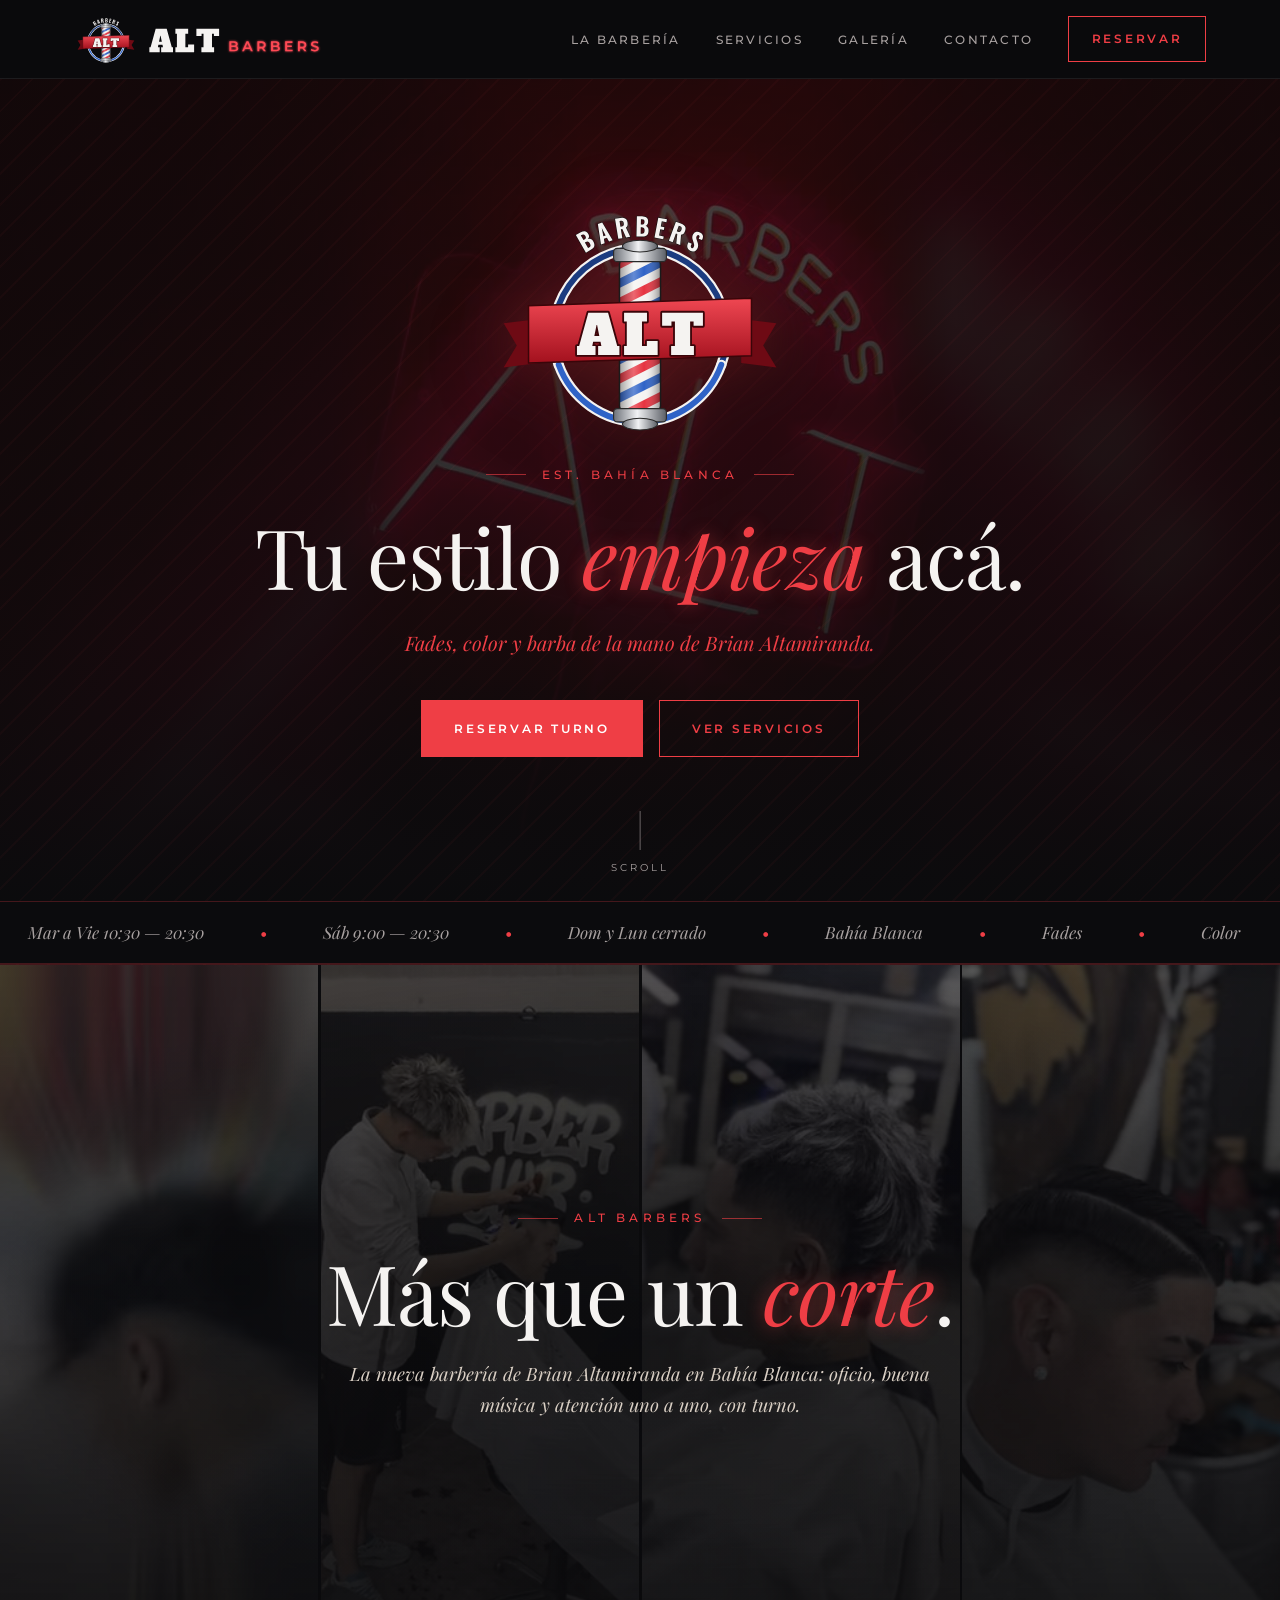
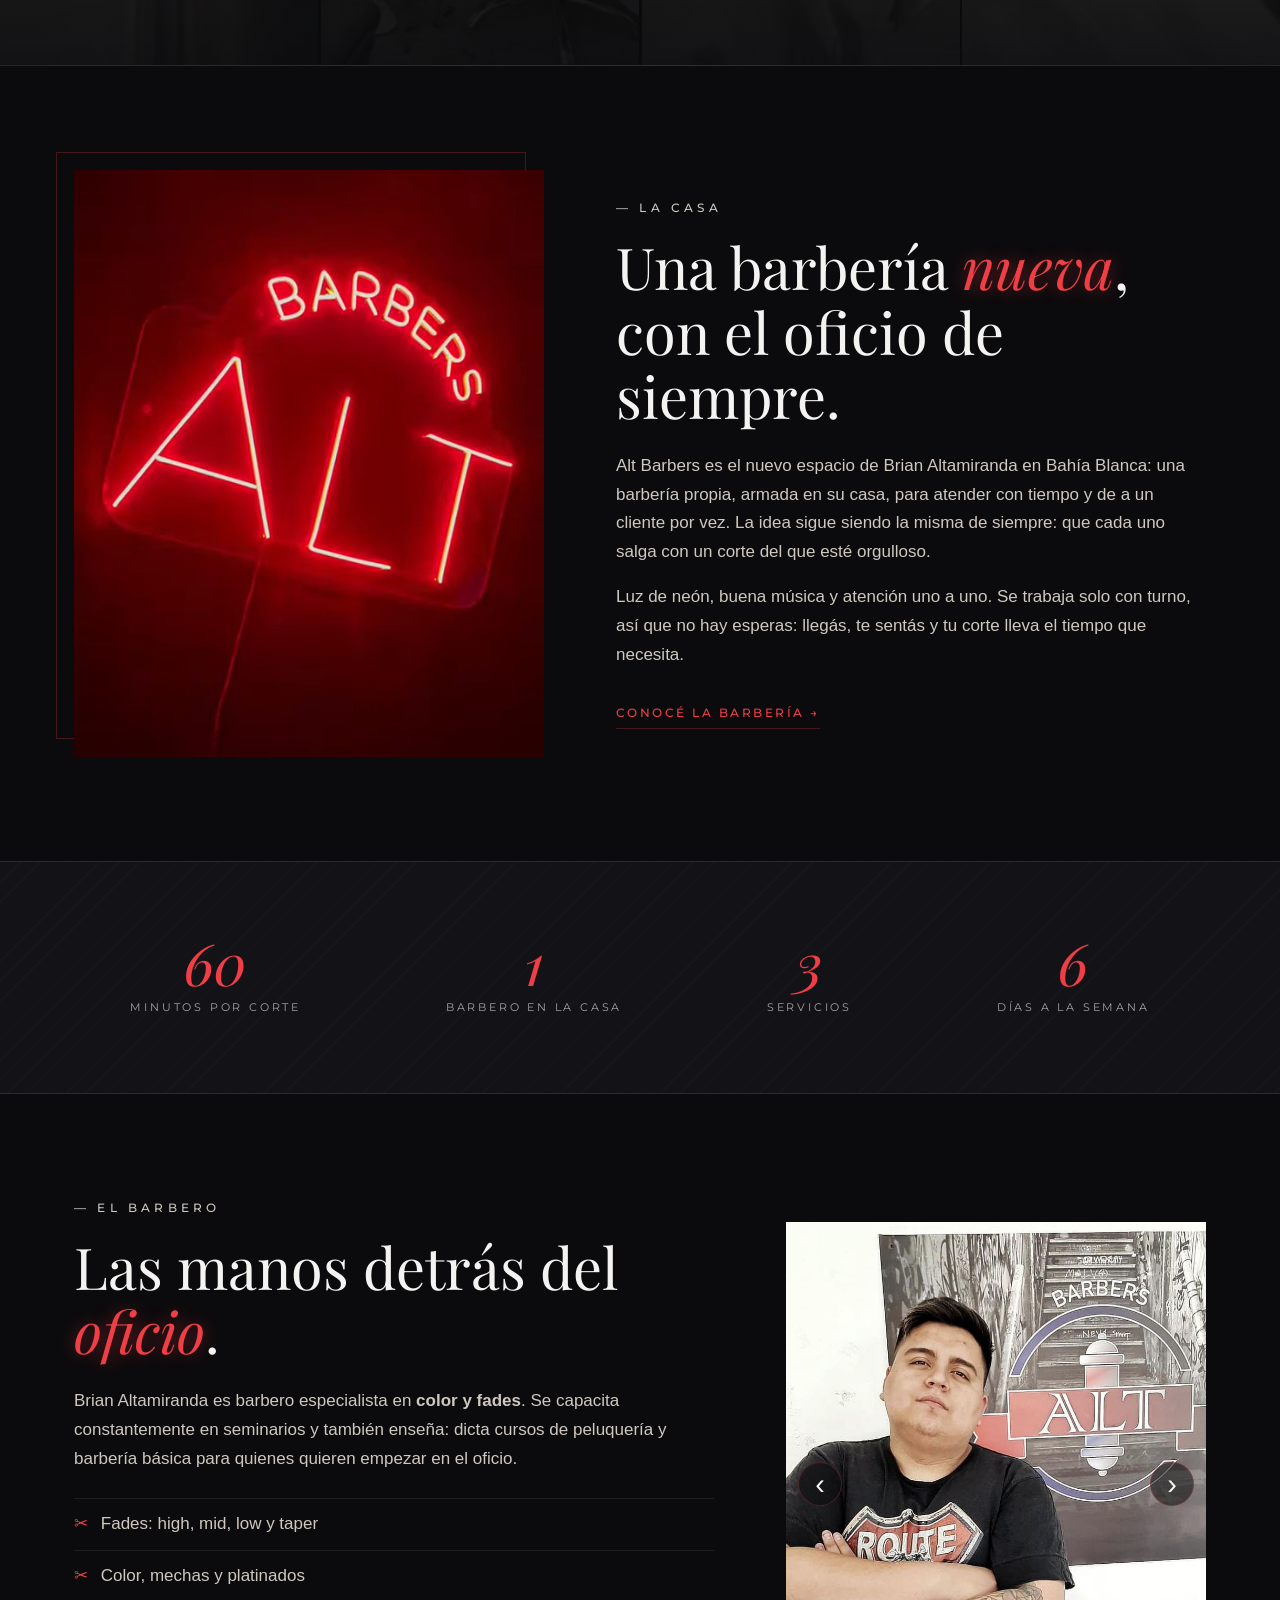
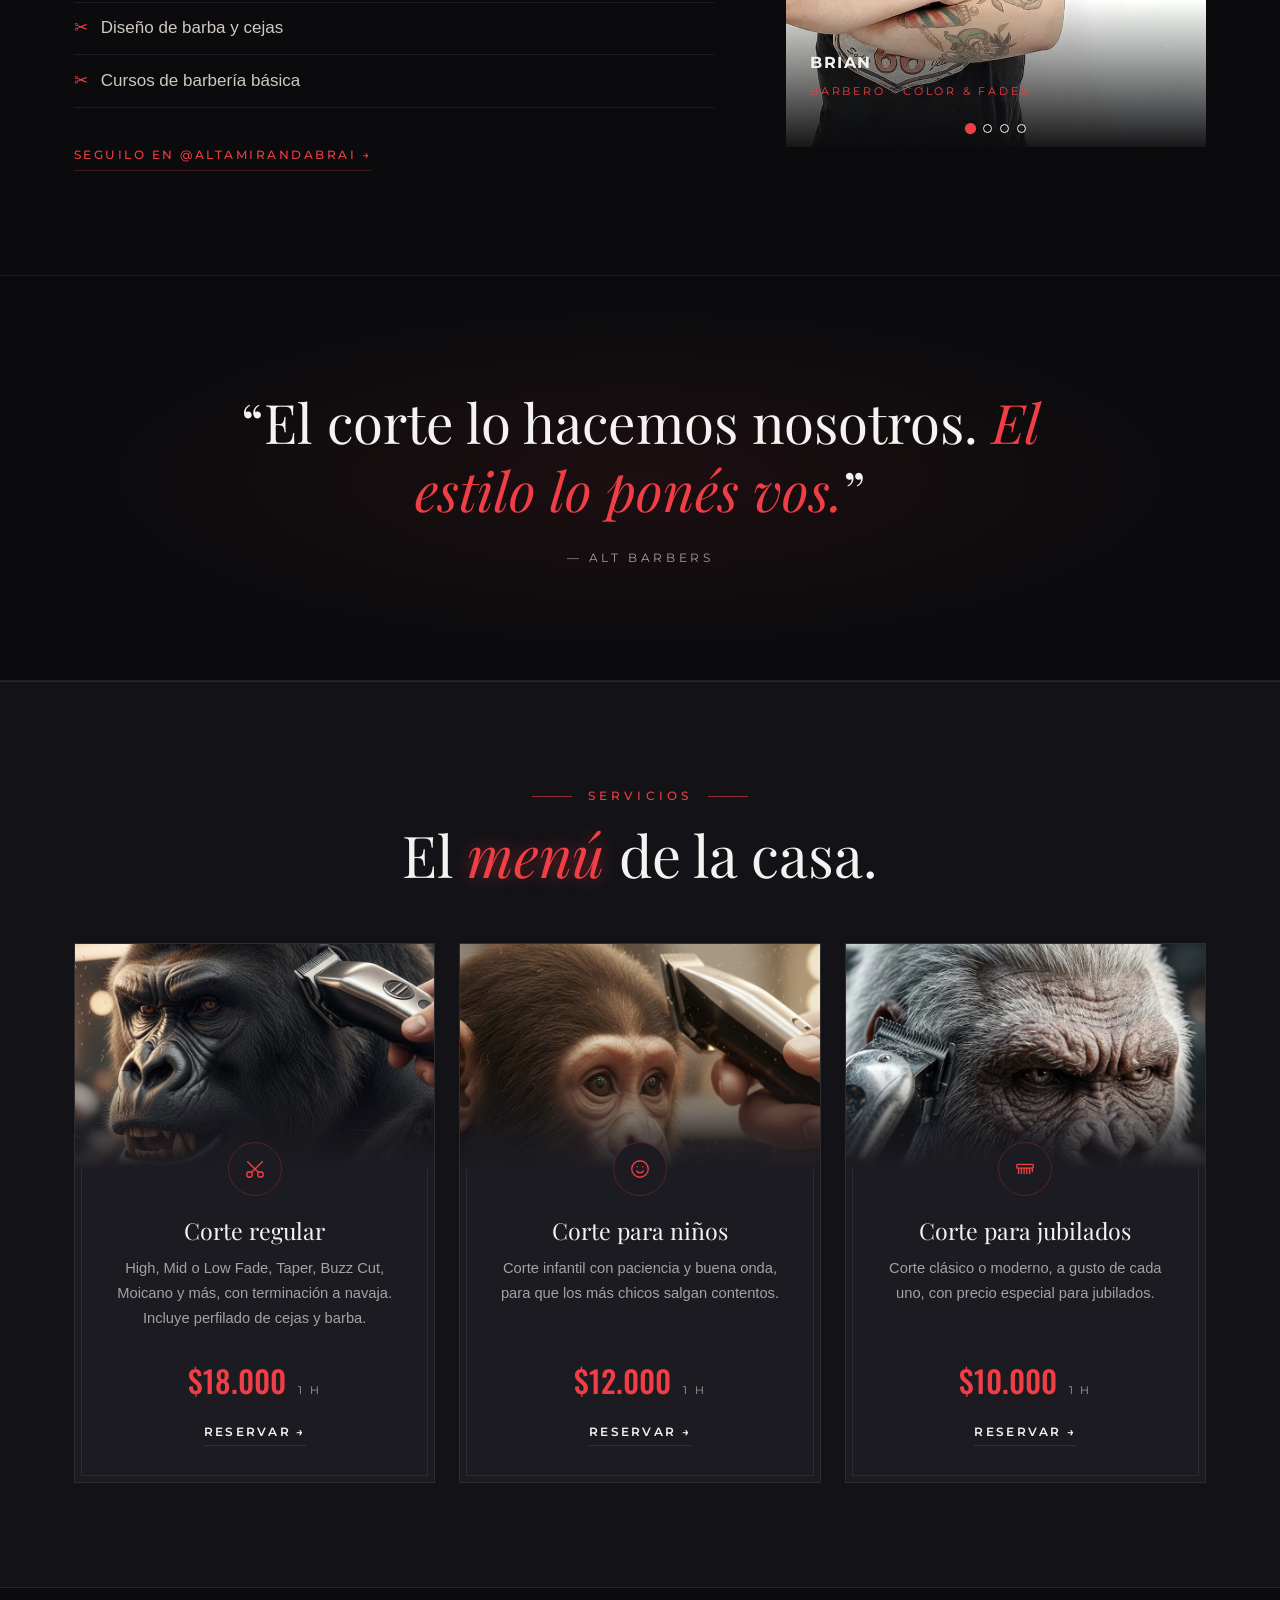
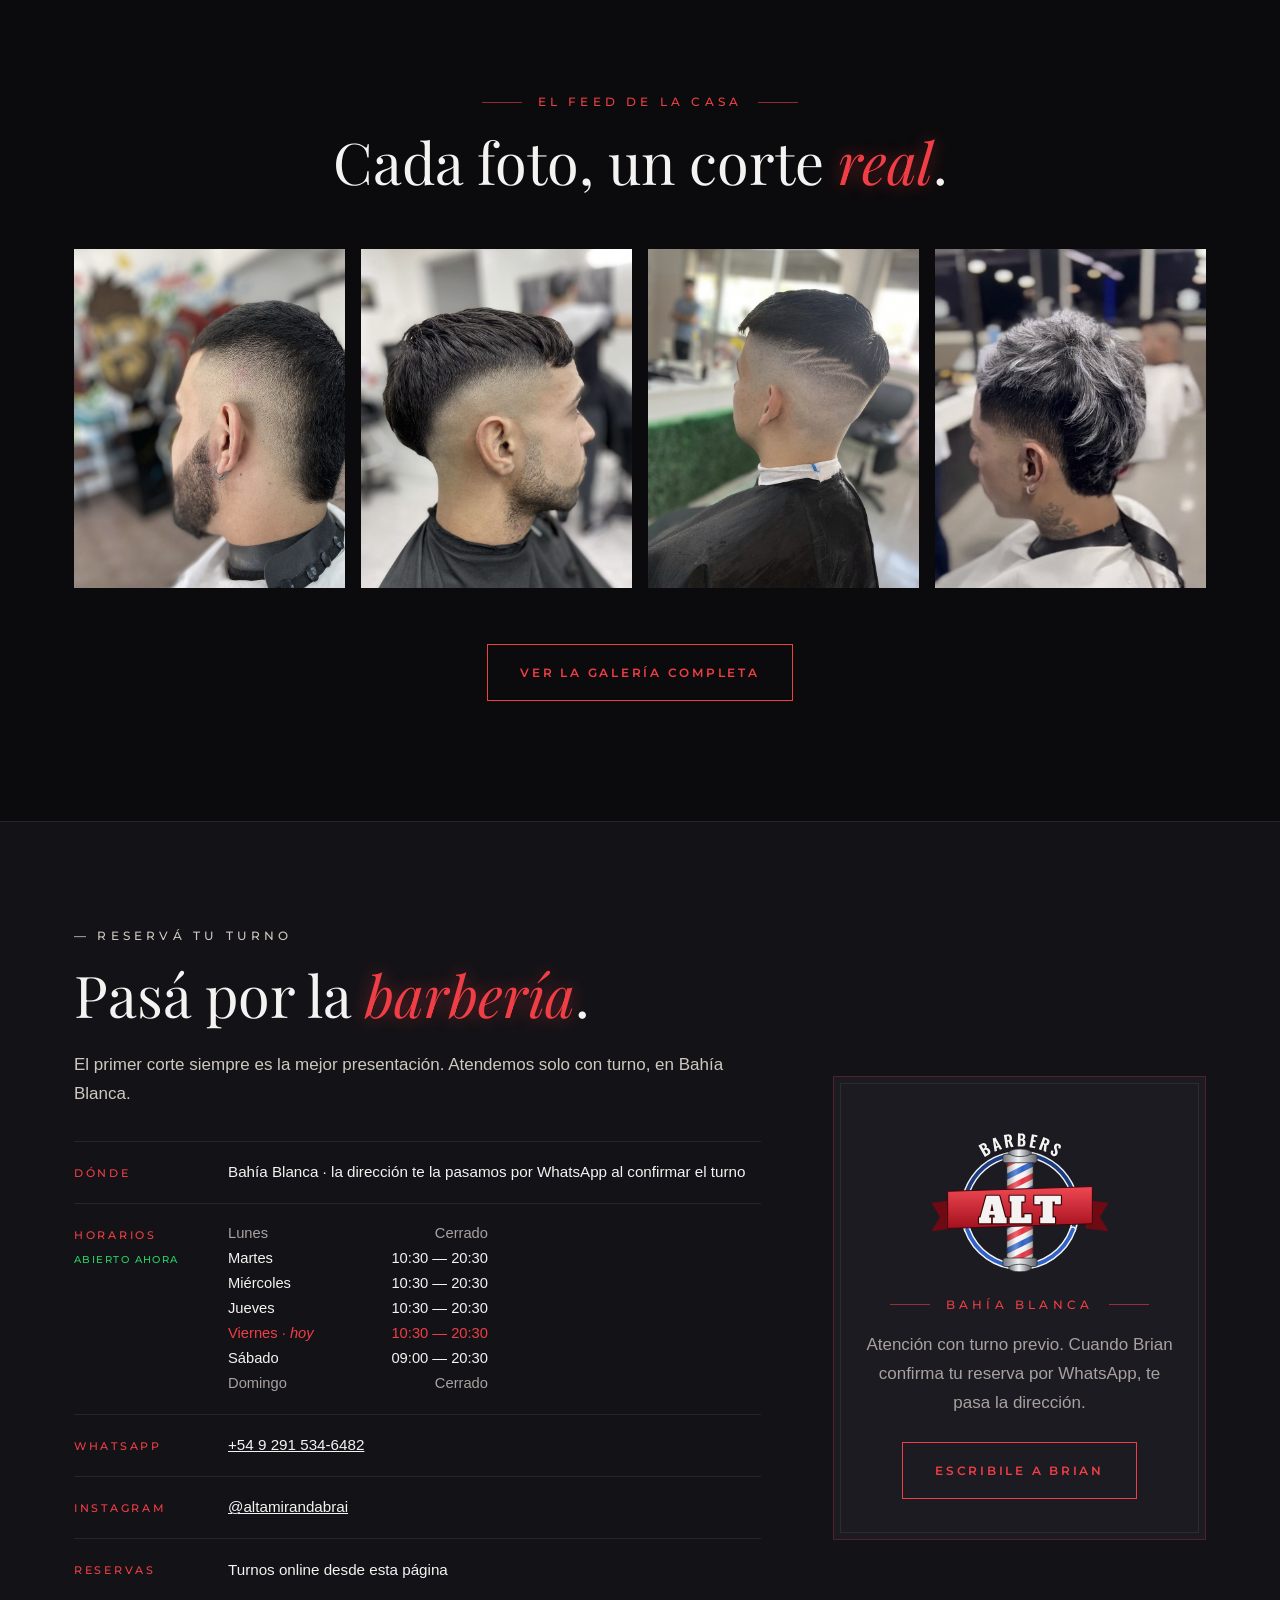
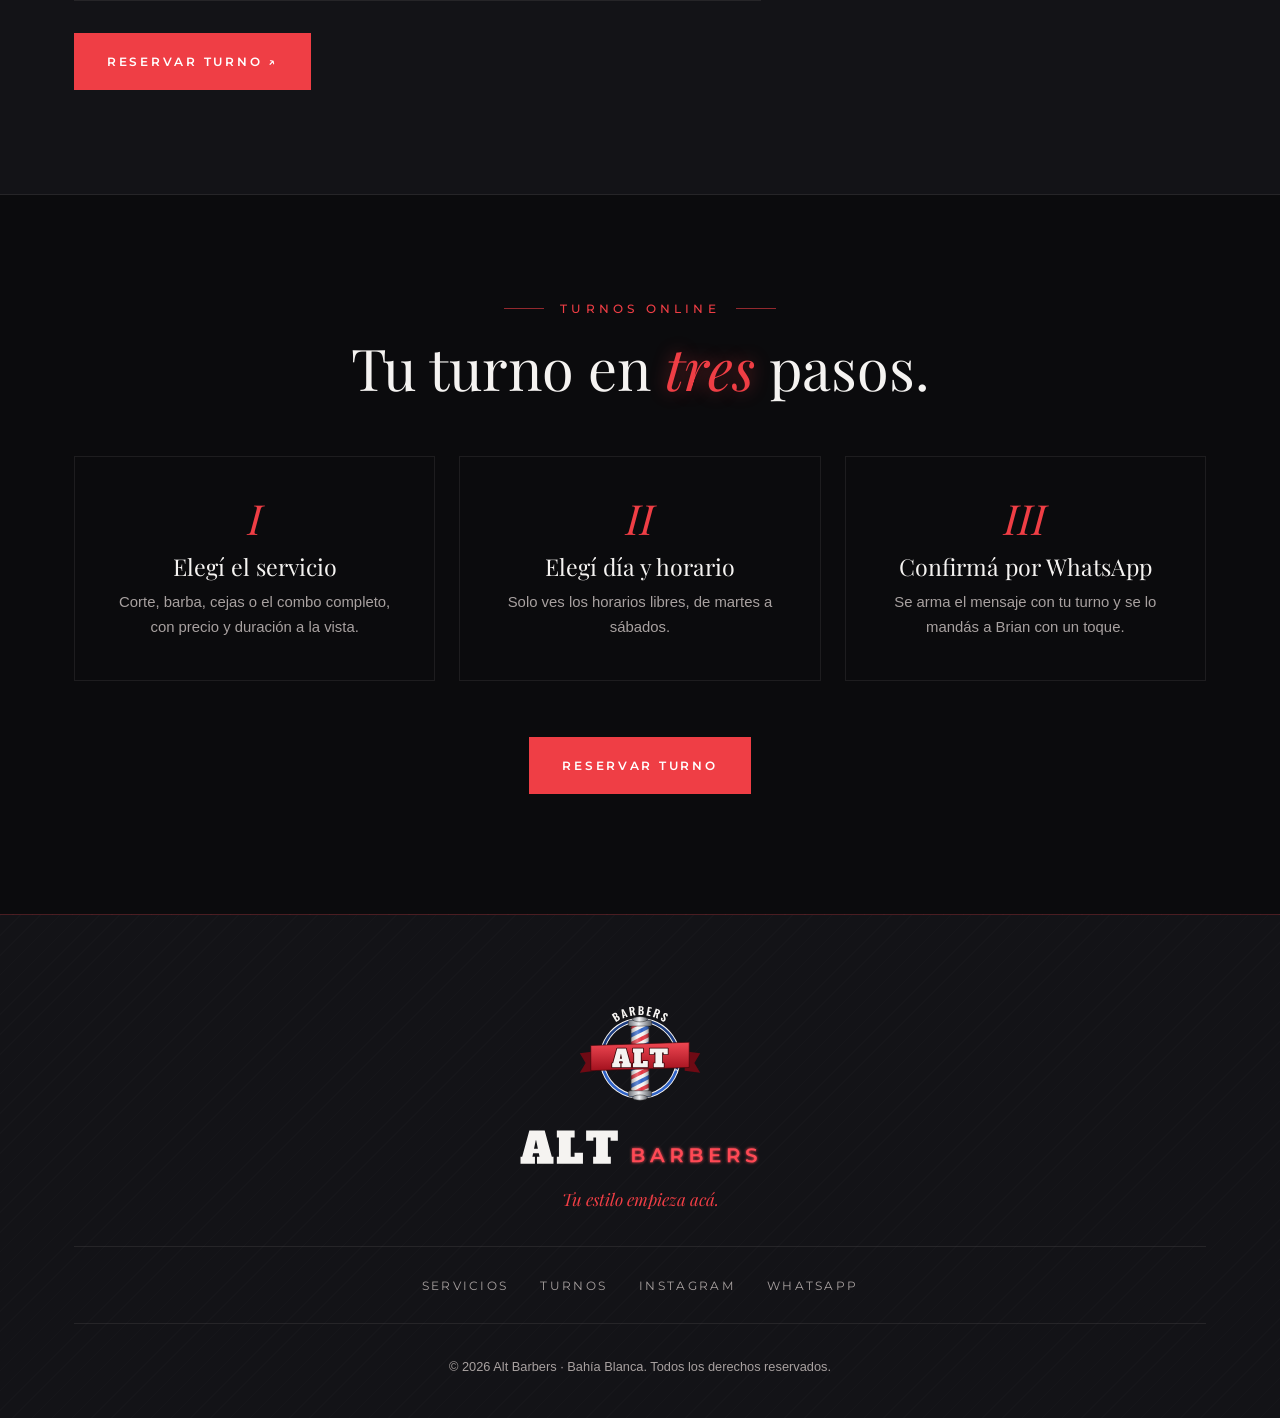
<file: index.html>
<!DOCTYPE html>
<html lang="es">
<head>
  <meta charset="UTF-8">
  <meta name="viewport" content="width=device-width, initial-scale=1.0">
  <meta name="description" content="Alt Barbers: barbería en Bahía Blanca. Fades, color y barba con Brian Altamiranda. Reservá tu turno online.">
  <title>Alt Barbers | Barbería en Bahía Blanca</title>
  <link rel="icon" href="img/logo/favicon.png" type="image/png">
  <!-- Tipografías de Google Fonts -->
  <link rel="preconnect" href="https://fonts.googleapis.com">
  <link rel="preconnect" href="https://fonts.gstatic.com" crossorigin>
  <link href="https://fonts.googleapis.com/css2?family=Montserrat:wght@400;500;600&family=Oswald:wght@500&family=Playfair+Display:ital,wght@0,400;0,500;1,400&family=Rye&display=swap" rel="stylesheet">
  <!-- Hoja de estilos -->
  <link rel="stylesheet" href="css/estilos.css">
</head>
<body class="pagina-inicio">
  <!-- ===== ENCABEZADO ===== -->
  <header class="encabezado">
    <div class="contenedor encabezado-interno">
      <a href="index.html" class="marca" aria-label="Alt Barbers - Inicio">
        <img class="marca-mono" src="img/logo/alt-barbers-emblema.svg" alt="">
        <img class="marca-texto-img" src="img/logo/alt-barbers.svg" alt="Alt Barbers">
      </a>
      <button id="boton-menu" class="boton-menu" aria-label="Abrir menú" aria-expanded="false" aria-controls="menu">
        <span></span><span></span><span></span>
      </button>
      <nav aria-label="Navegación principal">
        <ul id="menu" class="menu">
          <li><a href="nosotros.html">La barbería</a></li>
          <li><a href="servicios.html">Servicios</a></li>
          <li><a href="nosotros.html#galeria">Galería</a></li>
          <li><a href="contacto.html">Contacto</a></li>
          <li><a href="turnos.html" class="boton boton-borde boton-chico">Reservar</a></li>
        </ul>
      </nav>
    </div>
  </header>

  <main>

    <!-- Portada -->
    <section class="hero">
      <div class="hero-interno">
        <img class="hero-emblema" src="img/logo/alt-barbers-emblema.svg" alt="Alt Barbers">
        <p class="etiqueta etiqueta-centro">Est. Bahía Blanca</p>
        <h1>Tu estilo <em>empieza</em> acá.</h1>
        <p class="hero-bajada">Fades, color y barba de la mano de Brian Altamiranda.</p>
        <div class="hero-botones">
          <a href="turnos.html" class="boton">Reservar turno</a>
          <a href="servicios.html" class="boton boton-borde">Ver servicios</a>
        </div>
      </div>
      <a href="#la-casa" class="hero-scroll">Scroll</a>
    </section>

    <!-- Cinta de información (se mueve sola con CSS) -->
    <div class="cinta" aria-label="Información rápida">
      <ul class="cinta-pista"><li>Mar a Vie 10:30 — 20:30</li><li>Sáb 9:00 — 20:30</li><li>Dom y Lun cerrado</li><li>Bahía Blanca</li><li>Fades</li><li>Color</li><li>Barba</li><li>Cejas</li><li>Turnos online</li></ul>
      <ul class="cinta-pista" aria-hidden="true"><li>Mar a Vie 10:30 — 20:30</li><li>Sáb 9:00 — 20:30</li><li>Dom y Lun cerrado</li><li>Bahía Blanca</li><li>Fades</li><li>Color</li><li>Barba</li><li>Cejas</li><li>Turnos online</li></ul>
    </div>

    <div id="la-casa"></div>
    <!-- Banda de videos (la misma de La barbería) -->
    <section class="encabezado-pagina con-videos banda-inicio" data-menu="nosotros.html">
        <!-- Videos de fondo (decorativos, sin sonido) -->
        <div class="tira-videos" aria-hidden="true">
          <video poster="video/fade-grafiti.jpg" muted autoplay loop playsinline preload="metadata">
            <source src="video/fade-grafiti.mp4" type="video/mp4">
            <source src="video/fade-grafiti.webm" type="video/webm">
          </video>
          <video poster="video/corte-en-vivo.jpg" muted autoplay loop playsinline preload="metadata">
            <source src="video/corte-en-vivo.mp4" type="video/mp4">
            <source src="video/corte-en-vivo.webm" type="video/webm">
          </video>
          <video poster="video/terminado-1.jpg" muted autoplay loop playsinline preload="metadata">
            <source src="video/terminado-1.mp4" type="video/mp4">
            <source src="video/terminado-1.webm" type="video/webm">
          </video>
          <video poster="video/terminado-2.jpg" muted autoplay loop playsinline preload="metadata">
            <source src="video/terminado-2.mp4" type="video/mp4">
            <source src="video/terminado-2.webm" type="video/webm">
          </video>
        </div>
      <div class="contenedor">
        <p class="etiqueta etiqueta-centro">Alt Barbers</p>
        <h2>Más que un <em>corte</em>.</h2>
        <p class="bajada">La nueva barbería de Brian Altamiranda en Bahía Blanca: oficio, buena música y atención uno a uno, con turno.</p>
      </div>
    </section>

    <!-- La casa -->
    <section class="seccion" data-menu="nosotros.html">
      <div class="contenedor dividido">
        <figure class="foto-marco">
          <!-- Video del cartel de neón: sin sonido y en bucle -->
          <video poster="video/la-casa.jpg" muted autoplay loop playsinline preload="metadata" aria-label="Cartel de neón de Alt Barbers encendiéndose">
            <source src="video/la-casa.mp4" type="video/mp4">
            <source src="video/la-casa.webm" type="video/webm">
          </video>
        </figure>
        <div class="dividido-texto">
          <p class="etiqueta">La casa</p>
          <h2>Una barbería <em>nueva</em>, con el oficio de siempre.</h2>
          <p>Alt Barbers es el nuevo espacio de Brian Altamiranda en Bahía Blanca: una barbería propia, armada en su casa, para atender con tiempo y de a un cliente por vez. La idea sigue siendo la misma de siempre: que cada uno salga con un corte del que esté orgulloso.</p>
          <p>Luz de neón, buena música y atención uno a uno. Se trabaja solo con turno, así que no hay esperas: llegás, te sentás y tu corte lleva el tiempo que necesita.</p>
          <a href="nosotros.html" class="enlace-flecha">Conocé la barbería &rarr;</a>
        </div>
      </div>
    </section>

    <!-- Números -->
    <section class="estadisticas" data-menu="nosotros.html">
      <div class="contenedor estadisticas-interno">
        <div><strong data-numero="60">60</strong><span>Minutos por corte</span></div>
        <div><strong data-numero="1">1</strong><span>Barbero en la casa</span></div>
        <div><strong data-numero="3">3</strong><span>Servicios</span></div>
        <div><strong data-numero="5">5</strong><span>Días a la semana</span></div>
      </div>
    </section>

    <!-- El barbero -->
    <section class="seccion" data-menu="nosotros.html">
      <div class="contenedor dividido invertido">
        <div class="dividido-texto">
          <p class="etiqueta">El barbero</p>
          <h2>Las manos detrás del <em>oficio</em>.</h2>
          <p>Brian Altamiranda es barbero especialista en <strong>color y fades</strong>. Se capacita constantemente en seminarios y también enseña: dicta cursos de peluquería y barbería básica para quienes quieren empezar en el oficio.</p>
          <ul class="lista-oficio">
            <li>Fades: high, mid, low y taper</li>
            <li>Color, mechas y platinados</li>
            <li>Diseño de barba y cejas</li>
            <li>Cursos de barbería básica</li>
          </ul>
          <a href="https://www.instagram.com/altamirandabrai/" class="enlace-flecha" target="_blank" rel="noopener">Seguilo en @altamirandabrai &rarr;</a>
        </div>
        <!-- Carrusel de fotos de Brian (lo maneja main.js) -->
        <div class="carrusel tarjeta-barbero" id="carrusel-brian" role="region" aria-roledescription="carrusel" aria-label="Fotos de Brian">
          <figure class="carrusel-slide activo">
            <img src="img/local/brian.jpg" alt="Brian Altamiranda, barbero de Alt Barbers">
            <figcaption><strong>Brian</strong><span>Barbero · Color &amp; fades</span></figcaption>
          </figure>
          <figure class="carrusel-slide">
            <img src="img/local/brian-2.jpg" alt="Brian cortando el pelo a un cliente" loading="lazy">
            <figcaption><strong>En acción</strong><span>Cada corte, a medida</span></figcaption>
          </figure>
          <figure class="carrusel-slide">
            <img src="img/local/brian-3.jpg" alt="Brian trabajando en la barbería" loading="lazy">
            <figcaption><strong>Al detalle</strong><span>Fades y terminaciones</span></figcaption>
          </figure>
          <figure class="carrusel-slide">
            <img src="img/local/brian-4.jpg" alt="Brian dando un curso de barbería" loading="lazy">
            <figcaption><strong>Cursos</strong><span>Barbería básica</span></figcaption>
          </figure>
          <button type="button" class="carrusel-flecha anterior" aria-label="Foto anterior">&#8249;</button>
          <button type="button" class="carrusel-flecha siguiente" aria-label="Foto siguiente">&#8250;</button>
          <div class="carrusel-puntos"></div>
        </div>
      </div>
    </section>

    <!-- Frase -->
    <section class="cita" data-menu="nosotros.html">
      <div class="contenedor">
        <blockquote>
          <p>“El corte lo hacemos nosotros. <em>El estilo lo ponés vos.</em>”</p>
          <footer>— Alt Barbers</footer>
        </blockquote>
      </div>
    </section>

    <!-- Servicios -->
    <section class="seccion seccion-verde" id="servicios" data-menu="servicios.html">
      <div class="contenedor">
        <p class="etiqueta etiqueta-centro">Servicios</p>
        <h2 class="centrado">El <em>menú</em> de la casa.</h2>
        <div id="servicios-destacados" class="grilla-servicios"></div>
      </div>
    </section>

    <!-- Galería -->
    <section class="seccion" id="galeria" data-menu="nosotros.html#galeria">
      <div class="contenedor">
        <p class="etiqueta etiqueta-centro">El feed de la casa</p>
        <h2 class="centrado">Cada foto, un corte <em>real</em>.</h2>
        <div class="galeria">
          <img src="img/cortes/corte-1.jpg" alt="Corte de cliente 1" loading="lazy">
          <img src="img/cortes/corte-2.jpg" alt="Corte de cliente 2" loading="lazy">
          <img src="img/cortes/corte-3.jpg" alt="Corte de cliente 3" loading="lazy">
          <img src="img/cortes/corte-4.jpg" alt="Corte de cliente 4" loading="lazy">
        </div>
        <p class="centrado"><a href="nosotros.html#galeria" class="boton boton-borde">Ver la galería completa</a></p>
      </div>
    </section>

    <!-- Reseñas de Google (las carga main.js desde datos.js) -->
    <section class="seccion seccion-verde" id="resenas">
      <div class="contenedor">
        <p class="etiqueta etiqueta-centro">Reseñas</p>
        <h2 class="centrado">Lo que dicen quienes pasaron por la <em>silla</em>.</h2>
        <div class="resenas-resumen">
          <span id="resenas-puntaje" class="resenas-puntaje"></span>
          <div>
            <span id="resenas-estrellas" class="resenas-estrellas" aria-hidden="true"></span>
            <span id="resenas-cantidad" class="resenas-cantidad"></span>
          </div>
        </div>
        <div id="lista-resenas" class="grilla-resenas"></div>
        <p class="centrado botones-resenas">
          <a href="#" data-resenas-ver class="boton boton-borde" target="_blank" rel="noopener">Ver todas en Google</a>
          <a href="#" data-resena-escribir class="boton" target="_blank" rel="noopener">Dejá tu reseña</a>
        </p>
      </div>
    </section>

    <!-- Contacto -->
    <section class="seccion seccion-verde" data-menu="contacto.html">
      <div class="contenedor dividido">
        <div class="dividido-texto">
          <p class="etiqueta">Reservá tu turno</p>
          <h2>Pasá por la <em>barbería</em>.</h2>
          <p>El primer corte siempre es la mejor presentación. Atendemos solo con turno, en Bahía Blanca.</p>
          <dl class="filas-contacto">
            <div><dt>Dónde</dt><dd>Bahía Blanca · la dirección te la pasamos por WhatsApp al confirmar el turno</dd></div>
            <div><dt>Horarios <span id="estado-local" class="estado"></span></dt><dd><ul id="lista-horarios" class="lista-horarios"></ul></dd></div>
            <div><dt>WhatsApp</dt><dd><a href="#" data-whatsapp target="_blank" rel="noopener">+54 9 291 534-6482</a></dd></div>
            <div><dt>Instagram</dt><dd><a href="https://www.instagram.com/altamirandabrai/" target="_blank" rel="noopener">@altamirandabrai</a></dd></div>
            <div><dt>Reservas</dt><dd>Turnos online desde esta página</dd></div>
          </dl>
          <a href="turnos.html" class="boton">Reservar turno &nearr;</a>
        </div>
        <div class="tarjeta-ubicacion">
          <img src="img/logo/alt-barbers-emblema.svg" alt="" loading="lazy">
          <p class="etiqueta etiqueta-centro">Bahía Blanca</p>
          <p>Atención con turno previo. Cuando Brian confirma tu reserva por WhatsApp, te pasa la dirección.</p>
          <a href="#" data-whatsapp class="boton boton-borde" target="_blank" rel="noopener">Escribile a Brian</a>
        </div>
      </div>
    </section>

    <!-- Cómo reservar -->
    <section class="seccion" data-menu="turnos.html">
      <div class="contenedor">
        <p class="etiqueta etiqueta-centro">Turnos online</p>
        <h2 class="centrado">Tu turno en <em>tres</em> pasos.</h2>
        <ol class="pasos">
          <li><span class="paso-numero">I</span><h3>Elegí el servicio</h3><p>Corte, barba, cejas o el combo completo, con precio y duración a la vista.</p></li>
          <li><span class="paso-numero">II</span><h3>Elegí día y horario</h3><p>Solo ves los horarios libres, de martes a sábados.</p></li>
          <li><span class="paso-numero">III</span><h3>Confirmá por WhatsApp</h3><p>Se arma el mensaje con tu turno y se lo mandás a Brian con un toque.</p></li>
        </ol>
        <p class="centrado"><a href="turnos.html" class="boton">Reservar turno</a></p>
      </div>
    </section>

  </main>

  <!-- ===== PIE DE PÁGINA ===== -->
  <footer class="pie">
    <div class="contenedor pie-interno">
      <img class="pie-mono" src="img/logo/alt-barbers-emblema.svg" alt="">
      <img class="pie-logo-texto" src="img/logo/alt-barbers.svg" alt="Alt Barbers">
      <p class="pie-frase">Tu estilo empieza acá.</p>
      <ul class="pie-enlaces">
        <li><a href="servicios.html">Servicios</a></li>
        <li><a href="turnos.html">Turnos</a></li>
        <li><a href="https://www.instagram.com/altamirandabrai/" target="_blank" rel="noopener">Instagram</a></li>
        <li><a href="#" data-whatsapp target="_blank" rel="noopener">WhatsApp</a></li>
      </ul>
      <p class="pie-copy">&copy; <span id="anio"></span> Alt Barbers · Bahía Blanca. Todos los derechos reservados.</p>
    </div>
  </footer>

  <script src="js/datos.js"></script>
  <script src="js/main.js"></script>
</body>
</html>
</file>
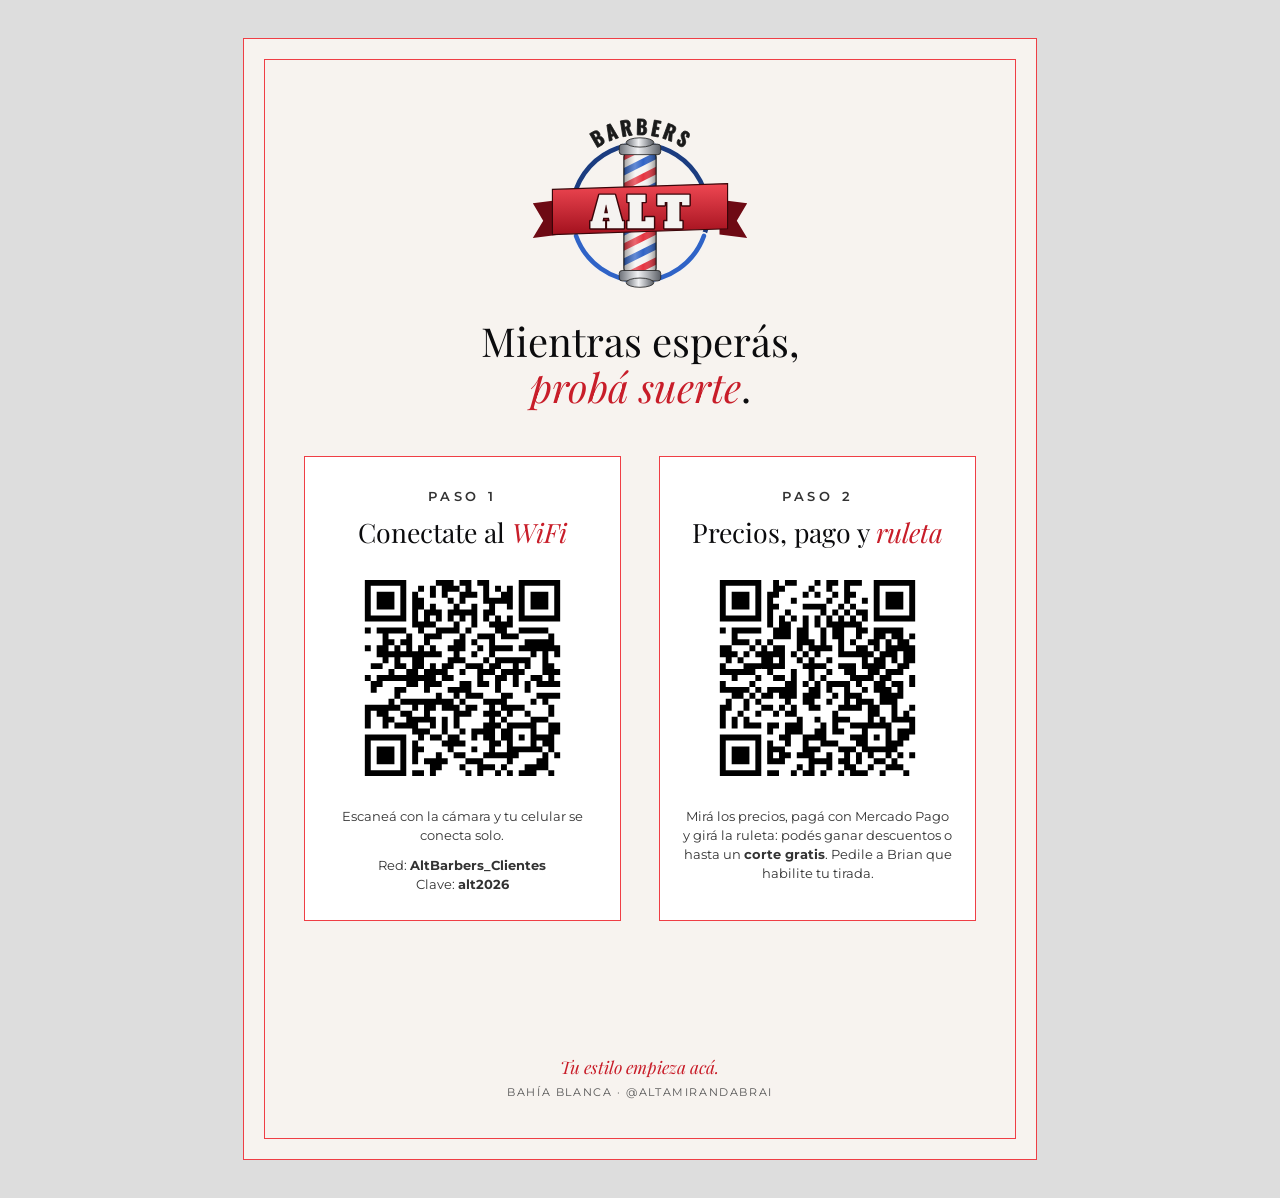
<file: cartel.html>
<!DOCTYPE html>
<html lang="es">
<head>
  <meta charset="UTF-8">
  <meta name="viewport" content="width=device-width, initial-scale=1.0">
  <title>Cartel QR para imprimir | Alt Barbers</title>
  <link rel="preconnect" href="https://fonts.googleapis.com">
  <link rel="preconnect" href="https://fonts.gstatic.com" crossorigin>
  <link href="https://fonts.googleapis.com/css2?family=Montserrat:wght@500;600&family=Playfair+Display:ital,wght@0,400;1,400&family=Rye&display=swap" rel="stylesheet">
  <style>
    /* Cartel para imprimir en A4 (vertical). Fondo claro para ahorrar tinta. */
    @page { size: A4 portrait; margin: 0; }

    * { margin: 0; padding: 0; box-sizing: border-box; }

    body {
      background: #ddd;
      font-family: "Montserrat", Arial, sans-serif;
      color: #0b0b0d;
    }

    .hoja {
      width: 210mm;
      height: 297mm;
      margin: 10mm auto;
      background: #f7f3ef;
      padding: 16mm 14mm;
      display: flex;
      flex-direction: column;
      align-items: center;
      text-align: center;
      border: 1px solid #ef3e45;
      outline: 1px solid #ef3e45;
      outline-offset: -6mm;
    }

    .emblema { height: 52mm; width: auto; margin-bottom: 6mm; }

    .logo-texto { width: 95mm; margin: 2mm 0 10mm; }

    .nombre {
      font-family: "Rye", Georgia, serif;
      font-size: 40pt;
      line-height: 1;
      margin-top: 3mm;
    }

    .sub {
      font-weight: 600;
      font-size: 11pt;
      letter-spacing: .6em;
      text-transform: uppercase;
      color: #c81d29;
      margin: 2mm 0 10mm;
    }

    h1 {
      font-family: "Playfair Display", Georgia, serif;
      font-weight: 400;
      font-size: 30pt;
      line-height: 1.15;
      margin-bottom: 12mm;
    }

    h1 em { color: #c81d29; }

    .tarjetas {
      display: flex;
      gap: 10mm;
      width: 100%;
      justify-content: center;
    }

    .tarjeta {
      flex: 1;
      max-width: 84mm;
      border: 1px solid #ef3e45;
      padding: 8mm 6mm 7mm;
      background: #fff;
    }

    .paso {
      font-size: 9pt;
      font-weight: 600;
      letter-spacing: .3em;
      text-transform: uppercase;
      color: #c81d29;
    }

    .tarjeta h2 {
      font-family: "Playfair Display", Georgia, serif;
      font-weight: 400;
      font-size: 20pt;
      margin: 2mm 0 5mm;
    }

    .tarjeta h2 em { color: #c81d29; }

    .tarjeta img {
      width: 58mm;
      height: 58mm;
      margin: 0 auto 5mm;
      display: block;
    }

    .tarjeta p {
      font-size: 9.5pt;
      line-height: 1.5;
      color: #333;
    }

    .datos {
      margin-top: 3mm;
      font-size: 9pt;
      color: #555;
    }

    .pie {
      margin-top: auto;
      font-family: "Playfair Display", Georgia, serif;
      font-style: italic;
      font-size: 13pt;
      color: #c81d29;
    }

    .pie small {
      display: block;
      margin-top: 2mm;
      font-family: "Montserrat", Arial, sans-serif;
      font-style: normal;
      font-size: 8pt;
      letter-spacing: .15em;
      color: #555;
    }

    @media print {
      body { background: none; }
      .hoja { margin: 0; border: none; }
    }
  </style>
</head>
<body>
  <div class="hoja">
    <img class="emblema" src="img/logo/alt-barbers-emblema-claro.svg" alt="Alt Barbers">
    

    <h1>Mientras esperás,<br><em>probá suerte</em>.</h1>

    <div class="tarjetas">
      <div class="tarjeta">
        <p class="paso">Paso 1</p>
        <h2>Conectate al <em>WiFi</em></h2>
        <img src="img/qr/qr-wifi.svg" alt="Código QR para conectarse al WiFi">
        <p>Escaneá con la cámara y tu celular se conecta solo.</p>
        <p class="datos">Red: <strong id="cartel-red">AltBarbers_Clientes</strong><br>Clave: <strong id="cartel-clave">alt2026</strong></p>
      </div>

      <div class="tarjeta">
        <p class="paso">Paso 2</p>
        <h2>Precios, pago y <em>ruleta</em></h2>
        <img src="img/qr/qr-pagina.svg" alt="Código QR para ver precios, pagar y girar la ruleta">
        <p>Mirá los precios, pagá con Mercado Pago y girá la ruleta: podés ganar descuentos o hasta un <strong>corte gratis</strong>. Pedile a Brian que habilite tu tirada.</p>
      </div>
    </div>

    <p class="pie">Tu estilo empieza acá.<small>BAHÍA BLANCA · @ALTAMIRANDABRAI</small></p>
  </div>
</body>
</html>
</file>
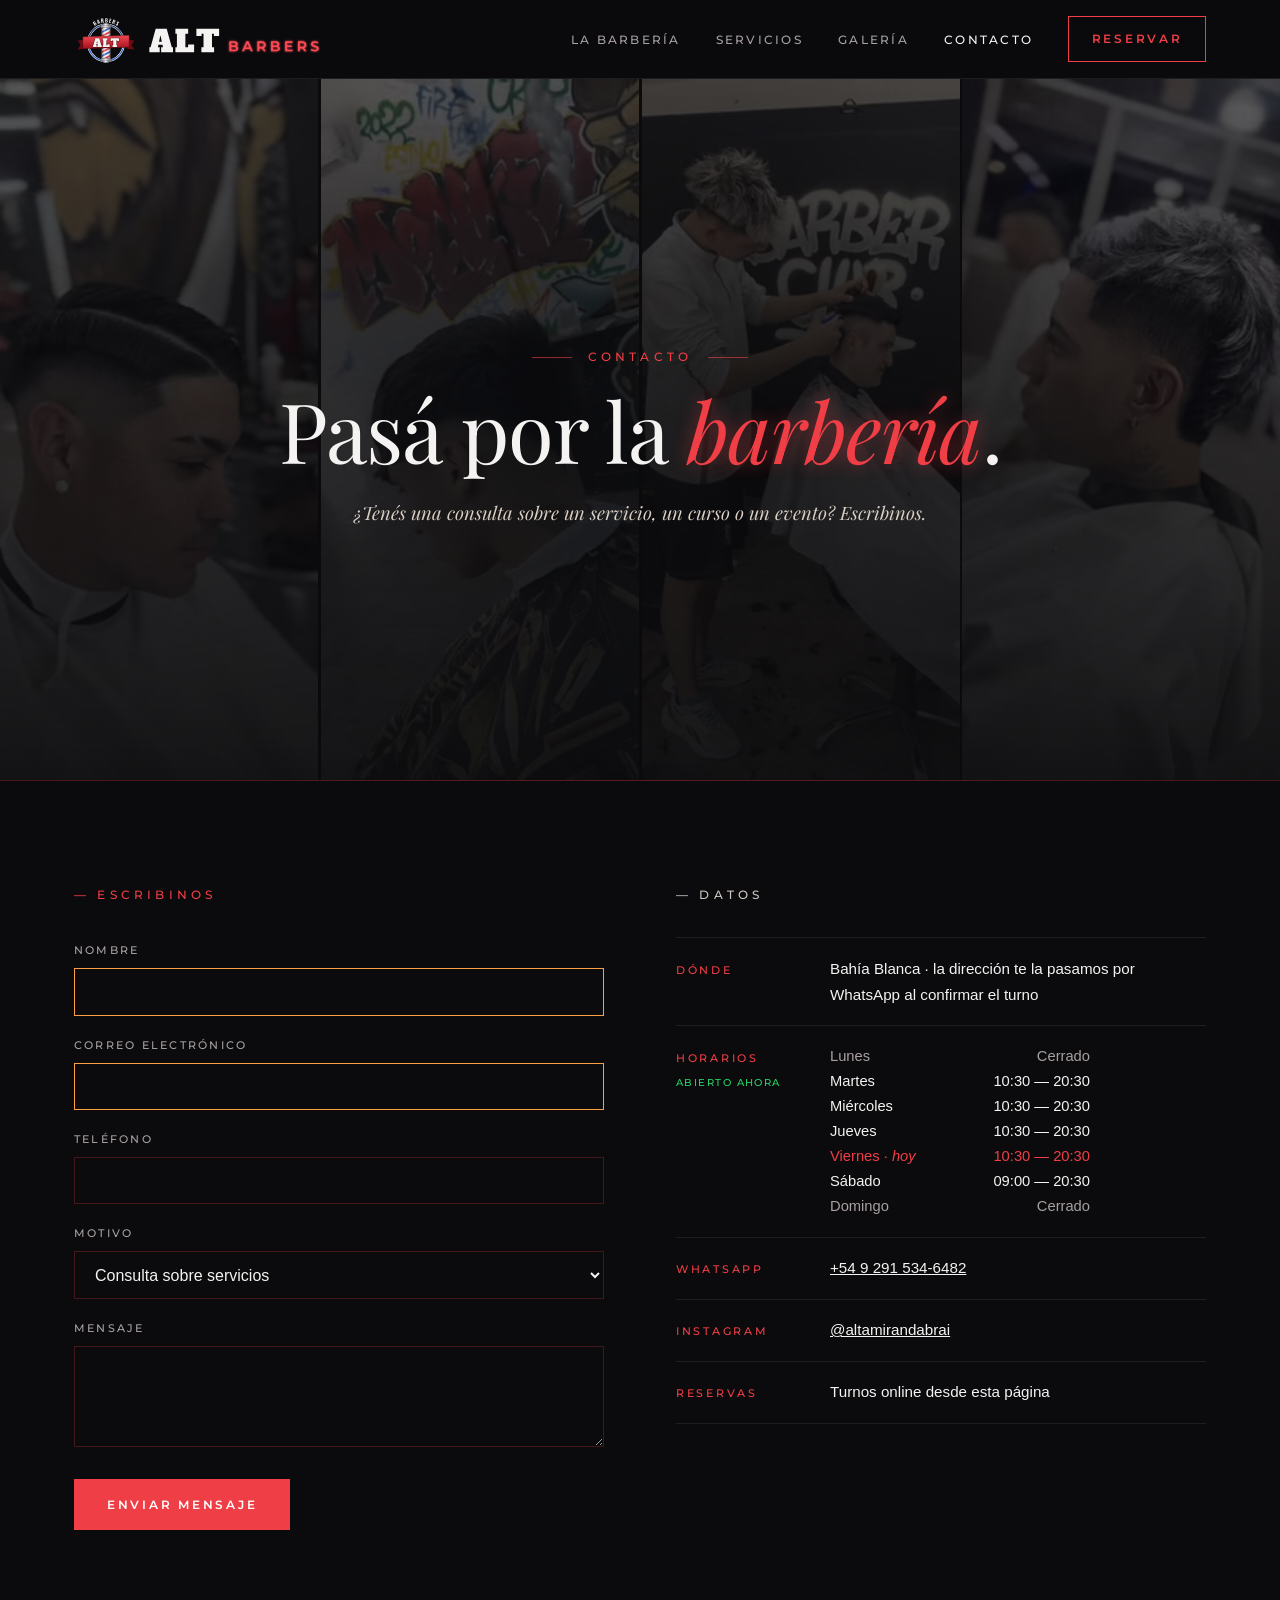
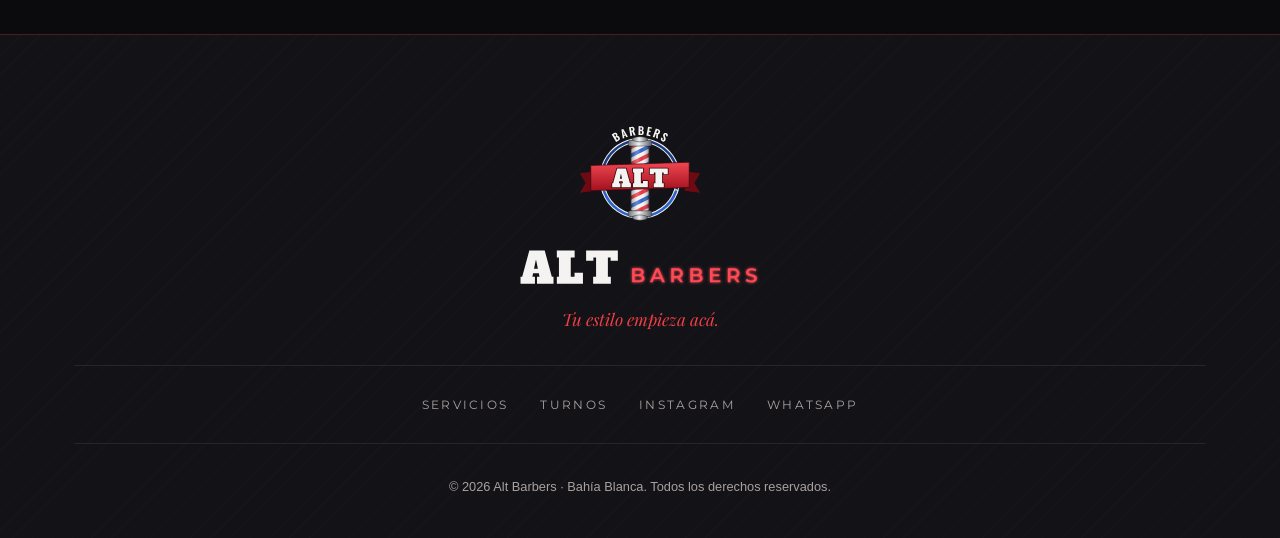
<file: contacto.html>
<!DOCTYPE html>
<html lang="es">
<head>
  <meta charset="UTF-8">
  <meta name="viewport" content="width=device-width, initial-scale=1.0">
  <meta name="description" content="Contactá a Alt Barbers: dirección, horarios, WhatsApp, Instagram y formulario de consulta.">
  <title>Contacto | Alt Barbers</title>
  <link rel="icon" href="img/logo/favicon.png" type="image/png">
  <!-- Tipografías de Google Fonts -->
  <link rel="preconnect" href="https://fonts.googleapis.com">
  <link rel="preconnect" href="https://fonts.gstatic.com" crossorigin>
  <link href="https://fonts.googleapis.com/css2?family=Montserrat:wght@400;500;600&family=Oswald:wght@500&family=Playfair+Display:ital,wght@0,400;0,500;1,400&family=Rye&display=swap" rel="stylesheet">
  <!-- Hoja de estilos -->
  <link rel="stylesheet" href="css/estilos.css">
</head>
<body>
  <!-- ===== ENCABEZADO ===== -->
  <header class="encabezado">
    <div class="contenedor encabezado-interno">
      <a href="index.html" class="marca" aria-label="Alt Barbers - Inicio">
        <img class="marca-mono" src="img/logo/alt-barbers-emblema.svg" alt="">
        <img class="marca-texto-img" src="img/logo/alt-barbers.svg" alt="Alt Barbers">
      </a>
      <button id="boton-menu" class="boton-menu" aria-label="Abrir menú" aria-expanded="false" aria-controls="menu">
        <span></span><span></span><span></span>
      </button>
      <nav aria-label="Navegación principal">
        <ul id="menu" class="menu">
          <li><a href="nosotros.html">La barbería</a></li>
          <li><a href="servicios.html">Servicios</a></li>
          <li><a href="nosotros.html#galeria">Galería</a></li>
          <li><a href="contacto.html" class="activo" aria-current="page">Contacto</a></li>
          <li><a href="turnos.html" class="boton boton-borde boton-chico">Reservar</a></li>
        </ul>
      </nav>
    </div>
  </header>

  <main>

    <section class="encabezado-pagina con-videos">
        <!-- Videos de fondo (decorativos, sin sonido) -->
        <div class="tira-videos" aria-hidden="true">
          <video poster="video/terminado-2.jpg" muted autoplay loop playsinline preload="metadata">
            <source src="video/terminado-2.mp4" type="video/mp4">
            <source src="video/terminado-2.webm" type="video/webm">
          </video>
          <video poster="video/fade-grafiti.jpg" muted autoplay loop playsinline preload="metadata">
            <source src="video/fade-grafiti.mp4" type="video/mp4">
            <source src="video/fade-grafiti.webm" type="video/webm">
          </video>
          <video poster="video/corte-en-vivo.jpg" muted autoplay loop playsinline preload="metadata">
            <source src="video/corte-en-vivo.mp4" type="video/mp4">
            <source src="video/corte-en-vivo.webm" type="video/webm">
          </video>
          <video poster="video/terminado-1.jpg" muted autoplay loop playsinline preload="metadata">
            <source src="video/terminado-1.mp4" type="video/mp4">
            <source src="video/terminado-1.webm" type="video/webm">
          </video>
        </div>
      <div class="contenedor">
        <p class="etiqueta etiqueta-centro">Contacto</p>
        <h1>Pasá por la <em>barbería</em>.</h1>
        <p class="bajada">¿Tenés una consulta sobre un servicio, un curso o un evento? Escribinos.</p>
      </div>
    </section>

    <section class="seccion">
      <div class="contenedor dividido arriba">
        <form id="form-contacto" class="formulario" action="#" method="post">
          <p class="etiqueta">Escribinos</p>
          <label for="c-nombre">Nombre</label>
          <input type="text" id="c-nombre" name="nombre" required maxlength="40">

          <label for="c-email">Correo electrónico</label>
          <input type="email" id="c-email" name="email" required>

          <label for="c-telefono">Teléfono</label>
          <input type="tel" id="c-telefono" name="telefono" maxlength="20">

          <label for="c-motivo">Motivo</label>
          <select id="c-motivo" name="motivo">
            <option>Consulta sobre servicios</option>
            <option>Cursos de barbería</option>
            <option>Otro</option>
          </select>

          <label for="c-mensaje">Mensaje</label>
          <textarea id="c-mensaje" name="mensaje" rows="4" maxlength="300" required></textarea>

          <button type="submit" class="boton">Enviar mensaje</button>
          <p id="aviso-contacto" class="aviso aviso-ok" hidden></p>
        </form>

        <div class="dividido-texto">
          <p class="etiqueta">Datos</p>
          <dl class="filas-contacto">
            <div><dt>Dónde</dt><dd>Bahía Blanca · la dirección te la pasamos por WhatsApp al confirmar el turno</dd></div>
            <div><dt>Horarios <span id="estado-local" class="estado"></span></dt><dd><ul id="lista-horarios" class="lista-horarios"></ul></dd></div>
            <div><dt>WhatsApp</dt><dd><a href="#" data-whatsapp target="_blank" rel="noopener">+54 9 291 534-6482</a></dd></div>
            <div><dt>Instagram</dt><dd><a href="https://www.instagram.com/altamirandabrai/" target="_blank" rel="noopener">@altamirandabrai</a></dd></div>
            <div><dt>Reservas</dt><dd>Turnos online desde esta página</dd></div>
          </dl>
        </div>
      </div>
    </section>

  </main>

  <!-- ===== PIE DE PÁGINA ===== -->
  <footer class="pie">
    <div class="contenedor pie-interno">
      <img class="pie-mono" src="img/logo/alt-barbers-emblema.svg" alt="">
      <img class="pie-logo-texto" src="img/logo/alt-barbers.svg" alt="Alt Barbers">
      <p class="pie-frase">Tu estilo empieza acá.</p>
      <ul class="pie-enlaces">
        <li><a href="servicios.html">Servicios</a></li>
        <li><a href="turnos.html">Turnos</a></li>
        <li><a href="https://www.instagram.com/altamirandabrai/" target="_blank" rel="noopener">Instagram</a></li>
        <li><a href="#" data-whatsapp target="_blank" rel="noopener">WhatsApp</a></li>
      </ul>
      <p class="pie-copy">&copy; <span id="anio"></span> Alt Barbers · Bahía Blanca. Todos los derechos reservados.</p>
    </div>
  </footer>

  <script src="js/datos.js"></script>
  <script src="js/main.js"></script>
</body>
</html>
</file>
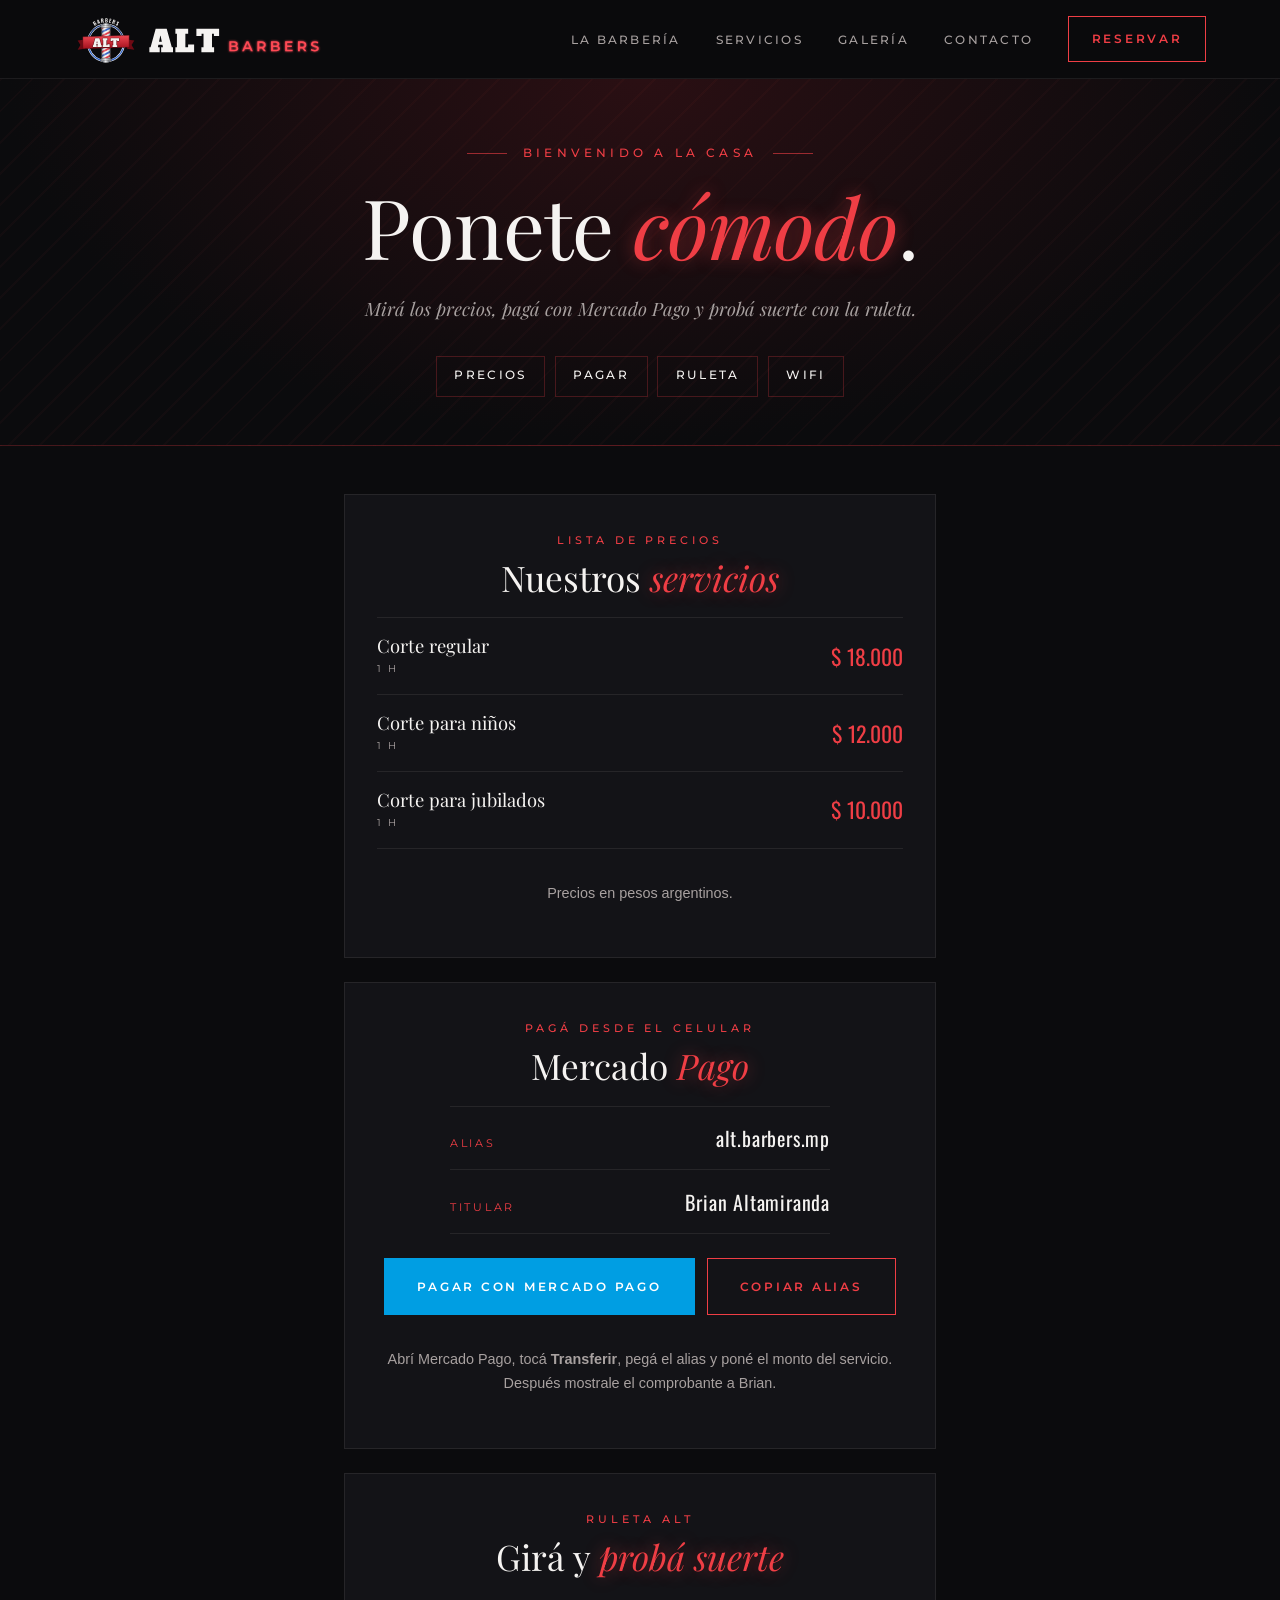
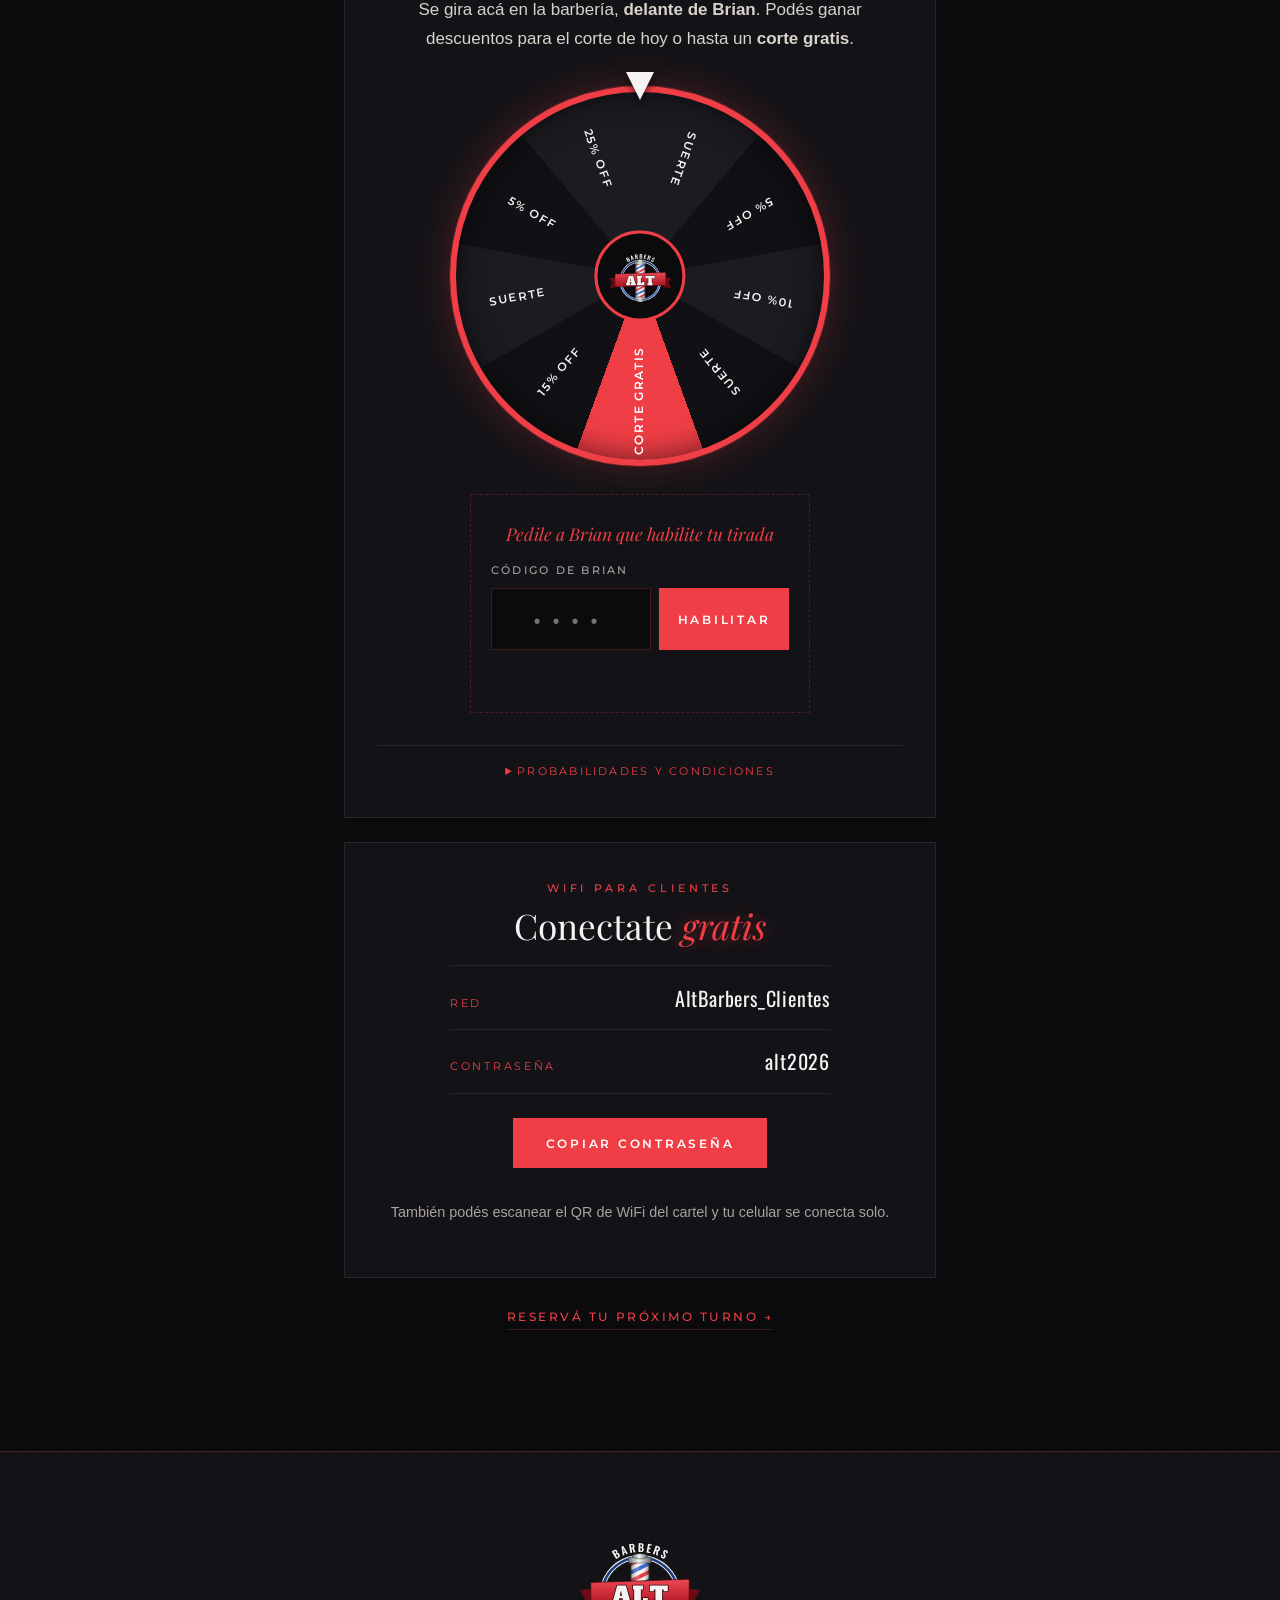
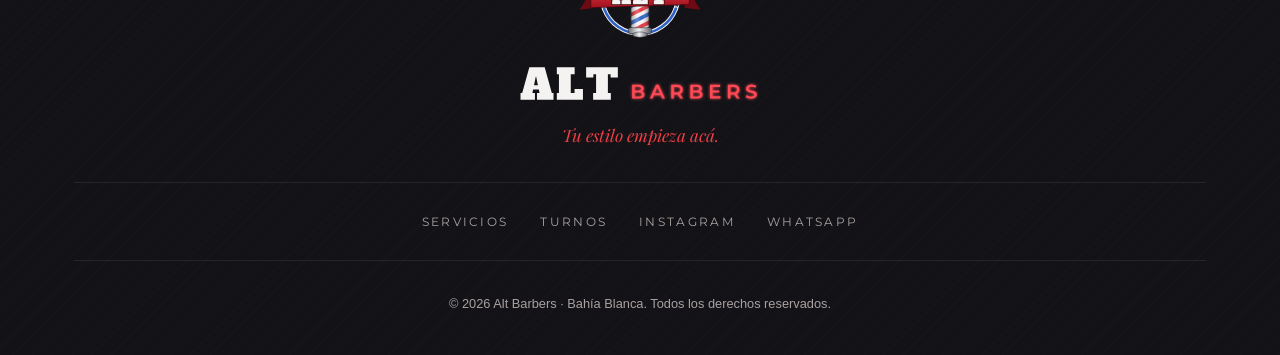
<file: local.html>
<!DOCTYPE html>
<html lang="es">
<head>
  <meta charset="UTF-8">
  <meta name="viewport" content="width=device-width, initial-scale=1.0">
  <meta name="description" content="Precios, pago con Mercado Pago, ruleta de descuentos y WiFi de Alt Barbers.">
  <title>En el local | Alt Barbers</title>
  <link rel="icon" href="img/logo/favicon.png" type="image/png">
  <!-- Tipografías de Google Fonts -->
  <link rel="preconnect" href="https://fonts.googleapis.com">
  <link rel="preconnect" href="https://fonts.gstatic.com" crossorigin>
  <link href="https://fonts.googleapis.com/css2?family=Montserrat:wght@400;500;600&family=Oswald:wght@500&family=Playfair+Display:ital,wght@0,400;0,500;1,400&family=Rye&display=swap" rel="stylesheet">
  <!-- Hoja de estilos -->
  <link rel="stylesheet" href="css/estilos.css">
</head>
<body>
  <!-- ===== ENCABEZADO ===== -->
  <header class="encabezado">
    <div class="contenedor encabezado-interno">
      <a href="index.html" class="marca" aria-label="Alt Barbers - Inicio">
        <img class="marca-mono" src="img/logo/alt-barbers-emblema.svg" alt="">
        <img class="marca-texto-img" src="img/logo/alt-barbers.svg" alt="Alt Barbers">
      </a>
      <button id="boton-menu" class="boton-menu" aria-label="Abrir menú" aria-expanded="false" aria-controls="menu">
        <span></span><span></span><span></span>
      </button>
      <nav aria-label="Navegación principal">
        <ul id="menu" class="menu">
          <li><a href="nosotros.html">La barbería</a></li>
          <li><a href="servicios.html">Servicios</a></li>
          <li><a href="nosotros.html#galeria">Galería</a></li>
          <li><a href="contacto.html">Contacto</a></li>
          <li><a href="turnos.html" class="boton boton-borde boton-chico">Reservar</a></li>
        </ul>
      </nav>
    </div>
  </header>

  <main>

    <section class="encabezado-pagina encabezado-local">
      <div class="contenedor">
        <p class="etiqueta etiqueta-centro">Bienvenido a la casa</p>
        <h1>Ponete <em>cómodo</em>.</h1>
        <p class="bajada">Mirá los precios, pagá con Mercado Pago y probá suerte con la ruleta.</p>
        <nav class="menu-local" aria-label="Secciones de esta página">
          <a href="#precios">Precios</a>
          <a href="#pagar">Pagar</a>
          <a href="#ruleta">Ruleta</a>
          <a href="#wifi">WiFi</a>
          <a href="#resena">Reseña</a>
        </nav>
      </div>
    </section>

    <section class="seccion seccion-local">
      <div class="contenedor local">

        <!-- PREMIO VIGENTE (lo muestra ruleta.js si el cliente ganó) -->
        <div id="aviso-premio" class="aviso-premio" hidden></div>

        <!-- PRECIOS -->
        <section id="precios" class="bloque-local" aria-labelledby="titulo-precios">
          <p class="paso-etiqueta">Lista de precios</p>
          <h2 id="titulo-precios">Nuestros <em>servicios</em></h2>
          <ul id="lista-precios" class="lista-precios"></ul>
          <p class="nota">Precios en pesos argentinos.</p>
        </section>

        <!-- PAGAR -->
        <section id="pagar" class="bloque-local" aria-labelledby="titulo-pagar">
          <p class="paso-etiqueta">Pagá desde el celular</p>
          <h2 id="titulo-pagar">Mercado <em>Pago</em></h2>
          <dl class="datos-wifi">
            <div><dt>Alias</dt><dd id="pago-alias"></dd></div>
            <div><dt>Titular</dt><dd id="pago-titular"></dd></div>
          </dl>
          <div class="botones-pago">
            <a id="boton-mp" class="boton boton-mp" href="#" target="_blank" rel="noopener">Pagar con Mercado Pago</a>
            <button id="boton-copiar-alias" type="button" class="boton boton-borde">Copiar alias</button>
          </div>
          <p id="ayuda-pago" class="nota">Abrí Mercado Pago, tocá <strong>Transferir</strong>, pegá el alias y poné el monto del servicio. Después mostrale el comprobante a Brian.</p>
        </section>

        <!-- RULETA -->
        <section id="ruleta" class="bloque-local" aria-labelledby="titulo-ruleta">
          <p class="paso-etiqueta">Ruleta Alt</p>
          <h2 id="titulo-ruleta">Girá y <em>probá suerte</em></h2>
          <p>Se gira acá en la barbería, <strong>delante de Brian</strong>. Podés ganar descuentos para el corte de hoy o hasta un <strong>corte gratis</strong>.</p>

          <div class="ruleta">
            <span class="ruleta-indicador" aria-hidden="true"></span>
            <div id="rueda" class="rueda" aria-hidden="true"></div>
            <span class="ruleta-centro" aria-hidden="true"><img src="img/logo/alt-barbers-emblema.svg" alt=""></span>
          </div>

          <!-- Desbloqueo: Brian escribe el código del día en el celular del cliente -->
          <div id="desbloqueo" class="desbloqueo">
            <p class="desbloqueo-titulo">Pedile a Brian que habilite tu tirada</p>
            <label for="codigo-brian">Código de Brian</label>
            <div class="desbloqueo-fila">
              <input type="password" id="codigo-brian" inputmode="numeric" maxlength="4" autocomplete="off" placeholder="••••">
              <button id="boton-habilitar" type="button" class="boton">Habilitar</button>
            </div>
            <p id="aviso-codigo" class="aviso" aria-live="polite"></p>
          </div>

          <button id="boton-girar" type="button" class="boton boton-girar" hidden>Girar la ruleta</button>
          <div id="resultado" class="resultado" aria-live="polite" hidden></div>

          <details class="condiciones">
            <summary>Probabilidades y condiciones</summary>
            <ul id="lista-probabilidades" class="lista-probabilidades"></ul>
            <ul class="lista-condiciones">
              <li>La ruleta se gira en el local, delante de Brian, que habilita cada tirada.</li>
              <li>Una tirada por visita.</li>
              <li>El premio vale solo para el servicio de ese día. No acumulable con otras promociones.</li>
              <li>El corte gratis es válido para el corte regular.</li>
              <li>No se canjea por dinero. Un premio por servicio.</li>
              <li>Alt Barbers puede modificar o finalizar la promoción en cualquier momento.</li>
            </ul>
          </details>
        </section>

        <!-- WIFI -->
        <section id="wifi" class="bloque-local" aria-labelledby="titulo-wifi">
          <p class="paso-etiqueta">WiFi para clientes</p>
          <h2 id="titulo-wifi">Conectate <em>gratis</em></h2>
          <dl class="datos-wifi">
            <div><dt>Red</dt><dd id="wifi-red"></dd></div>
            <div><dt>Contraseña</dt><dd id="wifi-clave"></dd></div>
          </dl>
          <button id="boton-copiar" type="button" class="boton">Copiar contraseña</button>
          <p class="nota">También podés escanear el QR de WiFi del cartel y tu celular se conecta solo.</p>
        </section>

        <!-- RESEÑA -->
        <section id="resena" class="bloque-local" aria-labelledby="titulo-resena">
          <p class="paso-etiqueta">¿Te gustó el corte?</p>
          <h2 id="titulo-resena">Dejanos tu <em>reseña</em></h2>
          <p>Nos ayuda muchísimo a que más gente conozca la barbería. Es un minuto en Google.</p>
          <a href="#" data-resena-escribir class="boton" target="_blank" rel="noopener">Escribir reseña en Google</a>
        </section>

        <p class="centrado"><a href="turnos.html" class="enlace-flecha">Reservá tu próximo turno &rarr;</a></p>
      </div>
    </section>

  </main>

  <!-- ===== PIE DE PÁGINA ===== -->
  <footer class="pie">
    <div class="contenedor pie-interno">
      <img class="pie-mono" src="img/logo/alt-barbers-emblema.svg" alt="">
      <img class="pie-logo-texto" src="img/logo/alt-barbers.svg" alt="Alt Barbers">
      <p class="pie-frase">Tu estilo empieza acá.</p>
      <ul class="pie-enlaces">
        <li><a href="servicios.html">Servicios</a></li>
        <li><a href="turnos.html">Turnos</a></li>
        <li><a href="https://www.instagram.com/altamirandabrai/" target="_blank" rel="noopener">Instagram</a></li>
        <li><a href="#" data-whatsapp target="_blank" rel="noopener">WhatsApp</a></li>
      </ul>
      <p class="pie-copy">&copy; <span id="anio"></span> Alt Barbers · Bahía Blanca. Todos los derechos reservados.</p>
    </div>
  </footer>

  <script src="js/datos.js"></script>
  <script src="js/main.js"></script>
  <script src="js/ruleta.js"></script>
</body>
</html>
</file>
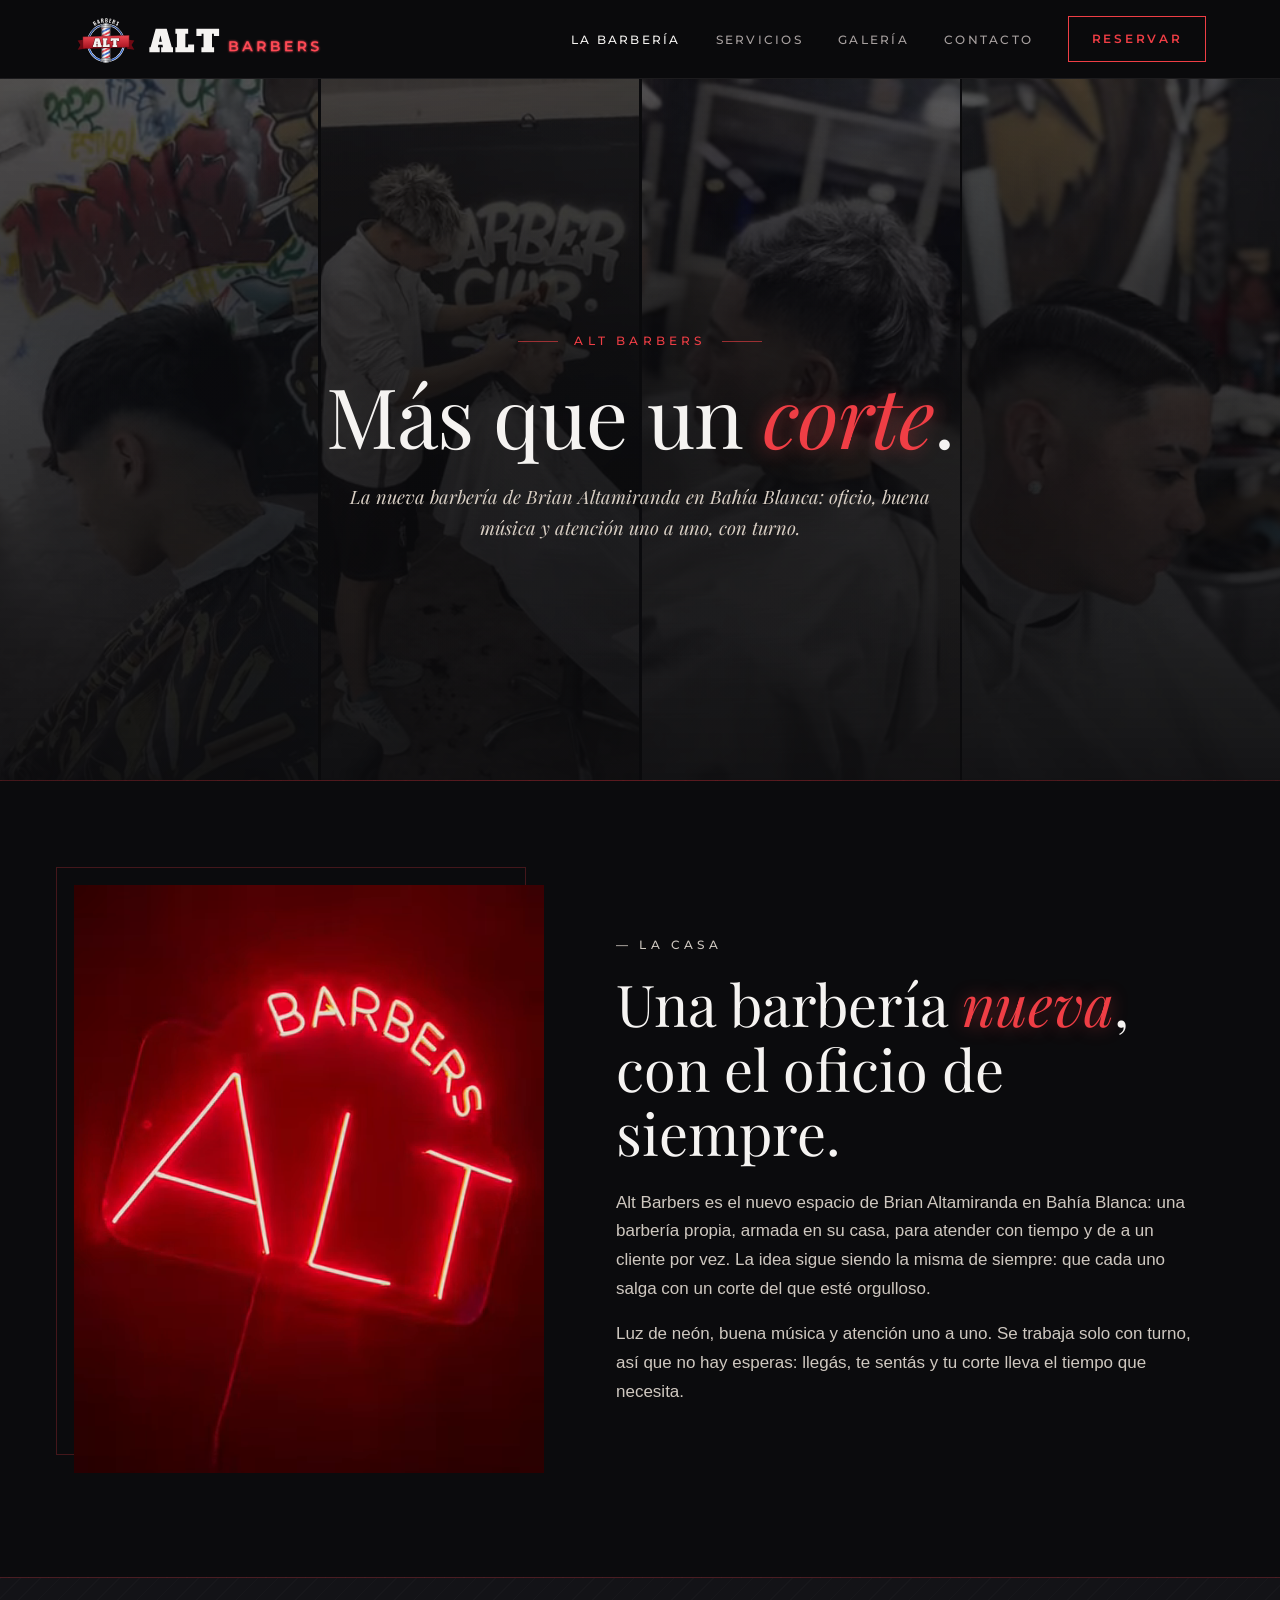
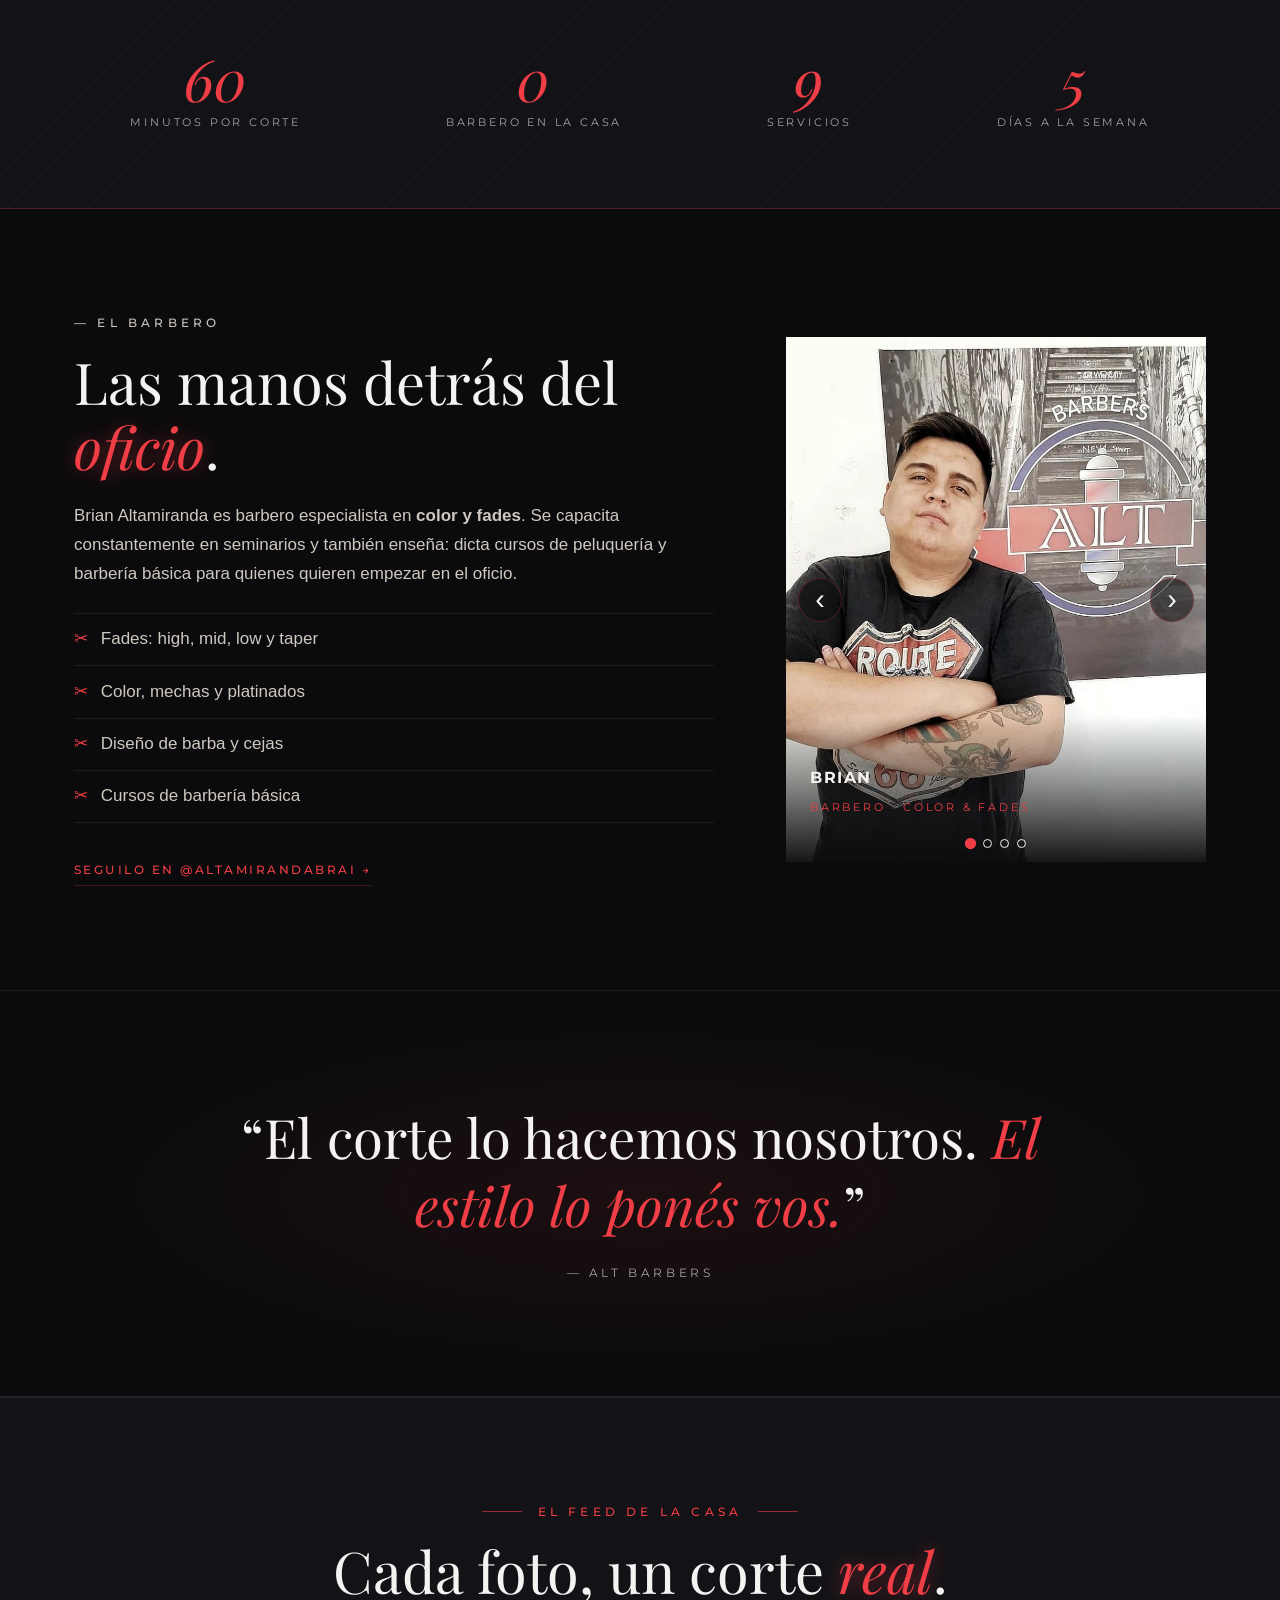
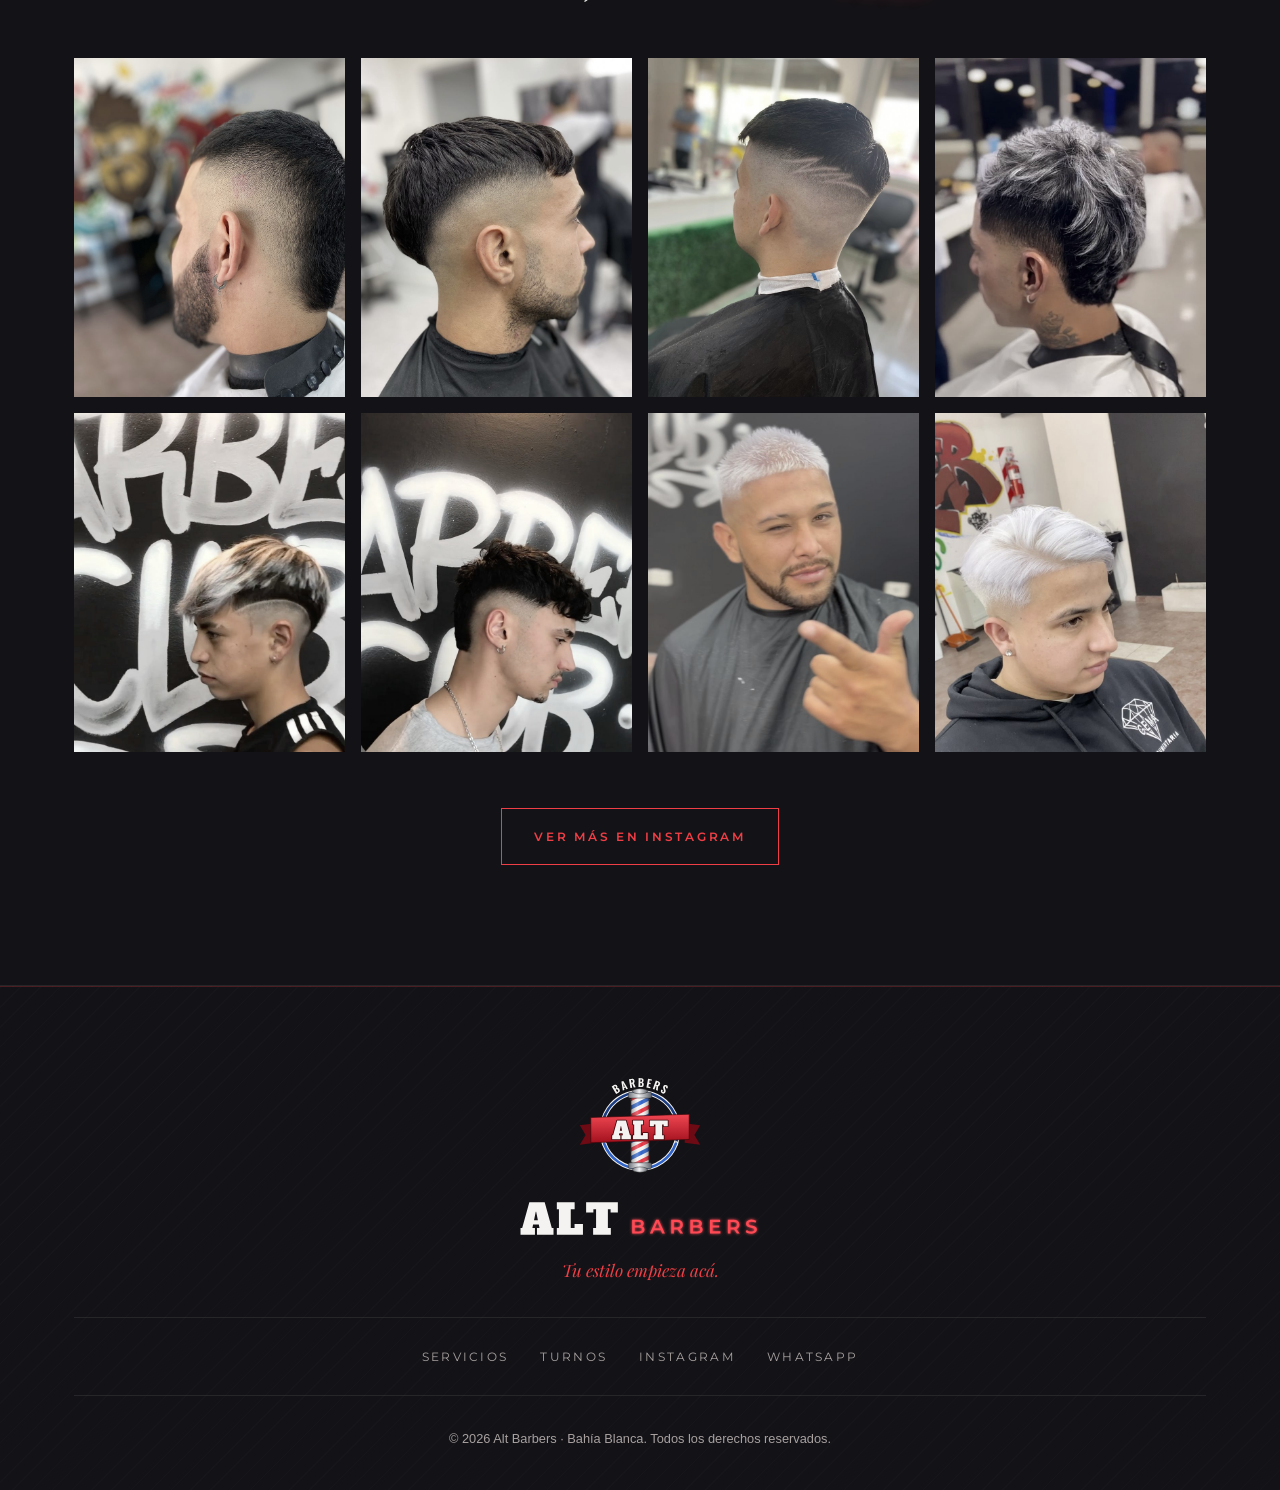
<file: nosotros.html>
<!DOCTYPE html>
<html lang="es">
<head>
  <meta charset="UTF-8">
  <meta name="viewport" content="width=device-width, initial-scale=1.0">
  <meta name="description" content="Conocé la historia de Alt Barbers y a Brian Altamiranda, barbero especialista en color y fades en Bahía Blanca.">
  <title>La barbería | Alt Barbers</title>
  <link rel="icon" href="img/logo/favicon.png" type="image/png">
  <!-- Tipografías de Google Fonts -->
  <link rel="preconnect" href="https://fonts.googleapis.com">
  <link rel="preconnect" href="https://fonts.gstatic.com" crossorigin>
  <link href="https://fonts.googleapis.com/css2?family=Montserrat:wght@400;500;600&family=Oswald:wght@500&family=Playfair+Display:ital,wght@0,400;0,500;1,400&family=Rye&display=swap" rel="stylesheet">
  <!-- Hoja de estilos -->
  <link rel="stylesheet" href="css/estilos.css">
</head>
<body>
  <!-- ===== ENCABEZADO ===== -->
  <header class="encabezado">
    <div class="contenedor encabezado-interno">
      <a href="index.html" class="marca" aria-label="Alt Barbers - Inicio">
        <img class="marca-mono" src="img/logo/alt-barbers-emblema.svg" alt="">
        <img class="marca-texto-img" src="img/logo/alt-barbers.svg" alt="Alt Barbers">
      </a>
      <button id="boton-menu" class="boton-menu" aria-label="Abrir menú" aria-expanded="false" aria-controls="menu">
        <span></span><span></span><span></span>
      </button>
      <nav aria-label="Navegación principal">
        <ul id="menu" class="menu">
          <li><a href="nosotros.html" class="activo" aria-current="page">La barbería</a></li>
          <li><a href="servicios.html">Servicios</a></li>
          <li><a href="nosotros.html#galeria">Galería</a></li>
          <li><a href="contacto.html">Contacto</a></li>
          <li><a href="turnos.html" class="boton boton-borde boton-chico">Reservar</a></li>
        </ul>
      </nav>
    </div>
  </header>

  <main>

    <section class="encabezado-pagina con-videos">
        <!-- Videos de fondo (decorativos, sin sonido) -->
        <div class="tira-videos" aria-hidden="true">
          <video poster="video/fade-grafiti.jpg" muted autoplay loop playsinline preload="metadata">
            <source src="video/fade-grafiti.mp4" type="video/mp4">
            <source src="video/fade-grafiti.webm" type="video/webm">
          </video>
          <video poster="video/corte-en-vivo.jpg" muted autoplay loop playsinline preload="metadata">
            <source src="video/corte-en-vivo.mp4" type="video/mp4">
            <source src="video/corte-en-vivo.webm" type="video/webm">
          </video>
          <video poster="video/terminado-1.jpg" muted autoplay loop playsinline preload="metadata">
            <source src="video/terminado-1.mp4" type="video/mp4">
            <source src="video/terminado-1.webm" type="video/webm">
          </video>
          <video poster="video/terminado-2.jpg" muted autoplay loop playsinline preload="metadata">
            <source src="video/terminado-2.mp4" type="video/mp4">
            <source src="video/terminado-2.webm" type="video/webm">
          </video>
        </div>
      <div class="contenedor">
        <p class="etiqueta etiqueta-centro">Alt Barbers</p>
        <h1>Más que un <em>corte</em>.</h1>
        <p class="bajada">La nueva barbería de Brian Altamiranda en Bahía Blanca: oficio, buena música y atención uno a uno, con turno.</p>
      </div>
    </section>

    <!-- La casa -->
    <section class="seccion" data-menu="nosotros.html">
      <div class="contenedor dividido">
        <figure class="foto-marco">
          <!-- Video del cartel de neón: sin sonido y en bucle -->
          <video poster="video/la-casa.jpg" muted autoplay loop playsinline preload="metadata" aria-label="Cartel de neón de Alt Barbers encendiéndose">
            <source src="video/la-casa.mp4" type="video/mp4">
            <source src="video/la-casa.webm" type="video/webm">
          </video>
        </figure>
        <div class="dividido-texto">
          <p class="etiqueta">La casa</p>
          <h2>Una barbería <em>nueva</em>, con el oficio de siempre.</h2>
          <p>Alt Barbers es el nuevo espacio de Brian Altamiranda en Bahía Blanca: una barbería propia, armada en su casa, para atender con tiempo y de a un cliente por vez. La idea sigue siendo la misma de siempre: que cada uno salga con un corte del que esté orgulloso.</p>
          <p>Luz de neón, buena música y atención uno a uno. Se trabaja solo con turno, así que no hay esperas: llegás, te sentás y tu corte lleva el tiempo que necesita.</p>
          
        </div>
      </div>
    </section>

    <!-- Números -->
    <section class="estadisticas" data-menu="nosotros.html">
      <div class="contenedor estadisticas-interno">
        <div><strong data-numero="60">60</strong><span>Minutos por corte</span></div>
        <div><strong data-numero="1">1</strong><span>Barbero en la casa</span></div>
        <div><strong data-numero="3">3</strong><span>Servicios</span></div>
        <div><strong data-numero="5">5</strong><span>Días a la semana</span></div>
      </div>
    </section>

    <!-- El barbero -->
    <section class="seccion" data-menu="nosotros.html">
      <div class="contenedor dividido invertido">
        <div class="dividido-texto">
          <p class="etiqueta">El barbero</p>
          <h2>Las manos detrás del <em>oficio</em>.</h2>
          <p>Brian Altamiranda es barbero especialista en <strong>color y fades</strong>. Se capacita constantemente en seminarios y también enseña: dicta cursos de peluquería y barbería básica para quienes quieren empezar en el oficio.</p>
          <ul class="lista-oficio">
            <li>Fades: high, mid, low y taper</li>
            <li>Color, mechas y platinados</li>
            <li>Diseño de barba y cejas</li>
            <li>Cursos de barbería básica</li>
          </ul>
          <a href="https://www.instagram.com/altamirandabrai/" class="enlace-flecha" target="_blank" rel="noopener">Seguilo en @altamirandabrai &rarr;</a>
        </div>
        <!-- Carrusel de fotos de Brian (lo maneja main.js) -->
        <div class="carrusel tarjeta-barbero" id="carrusel-brian" role="region" aria-roledescription="carrusel" aria-label="Fotos de Brian">
          <figure class="carrusel-slide activo">
            <img src="img/local/brian.jpg" alt="Brian Altamiranda, barbero de Alt Barbers">
            <figcaption><strong>Brian</strong><span>Barbero · Color &amp; fades</span></figcaption>
          </figure>
          <figure class="carrusel-slide">
            <img src="img/local/brian-2.jpg" alt="Brian cortando el pelo a un cliente" loading="lazy">
            <figcaption><strong>En acción</strong><span>Cada corte, a medida</span></figcaption>
          </figure>
          <figure class="carrusel-slide">
            <img src="img/local/brian-3.jpg" alt="Brian trabajando en la barbería" loading="lazy">
            <figcaption><strong>Al detalle</strong><span>Fades y terminaciones</span></figcaption>
          </figure>
          <figure class="carrusel-slide">
            <img src="img/local/brian-4.jpg" alt="Brian dando un curso de barbería" loading="lazy">
            <figcaption><strong>Cursos</strong><span>Barbería básica</span></figcaption>
          </figure>
          <button type="button" class="carrusel-flecha anterior" aria-label="Foto anterior">&#8249;</button>
          <button type="button" class="carrusel-flecha siguiente" aria-label="Foto siguiente">&#8250;</button>
          <div class="carrusel-puntos"></div>
        </div>
      </div>
    </section>

    <!-- Frase -->
    <section class="cita" data-menu="nosotros.html">
      <div class="contenedor">
        <blockquote>
          <p>“El corte lo hacemos nosotros. <em>El estilo lo ponés vos.</em>”</p>
          <footer>— Alt Barbers</footer>
        </blockquote>
      </div>
    </section>

    <!-- Galería -->
    <section class="seccion seccion-verde" id="galeria" data-menu="nosotros.html#galeria">
      <div class="contenedor">
        <p class="etiqueta etiqueta-centro">El feed de la casa</p>
        <h2 class="centrado">Cada foto, un corte <em>real</em>.</h2>
        <div class="galeria">
          <img src="img/cortes/corte-1.jpg" alt="Corte de cliente 1" loading="lazy">
          <img src="img/cortes/corte-2.jpg" alt="Corte de cliente 2" loading="lazy">
          <img src="img/cortes/corte-3.jpg" alt="Corte de cliente 3" loading="lazy">
          <img src="img/cortes/corte-4.jpg" alt="Corte de cliente 4" loading="lazy">
          <img src="img/cortes/corte-5.jpg" alt="Corte de cliente 5" loading="lazy">
          <img src="img/cortes/corte-6.jpg" alt="Corte de cliente 6" loading="lazy">
          <img src="img/cortes/corte-7.jpg" alt="Corte de cliente 7" loading="lazy">
          <img src="img/cortes/corte-8.jpg" alt="Corte de cliente 8" loading="lazy">
        </div>
        <p class="centrado"><a href="https://www.instagram.com/altamirandabrai/" class="boton boton-borde" target="_blank" rel="noopener">Ver más en Instagram</a></p>
      </div>
    </section>

  </main>

  <!-- ===== PIE DE PÁGINA ===== -->
  <footer class="pie">
    <div class="contenedor pie-interno">
      <img class="pie-mono" src="img/logo/alt-barbers-emblema.svg" alt="">
      <img class="pie-logo-texto" src="img/logo/alt-barbers.svg" alt="Alt Barbers">
      <p class="pie-frase">Tu estilo empieza acá.</p>
      <ul class="pie-enlaces">
        <li><a href="servicios.html">Servicios</a></li>
        <li><a href="turnos.html">Turnos</a></li>
        <li><a href="https://www.instagram.com/altamirandabrai/" target="_blank" rel="noopener">Instagram</a></li>
        <li><a href="#" data-whatsapp target="_blank" rel="noopener">WhatsApp</a></li>
      </ul>
      <p class="pie-copy">&copy; <span id="anio"></span> Alt Barbers · Bahía Blanca. Todos los derechos reservados.</p>
    </div>
  </footer>

  <script src="js/datos.js"></script>
  <script src="js/main.js"></script>
</body>
</html>
</file>
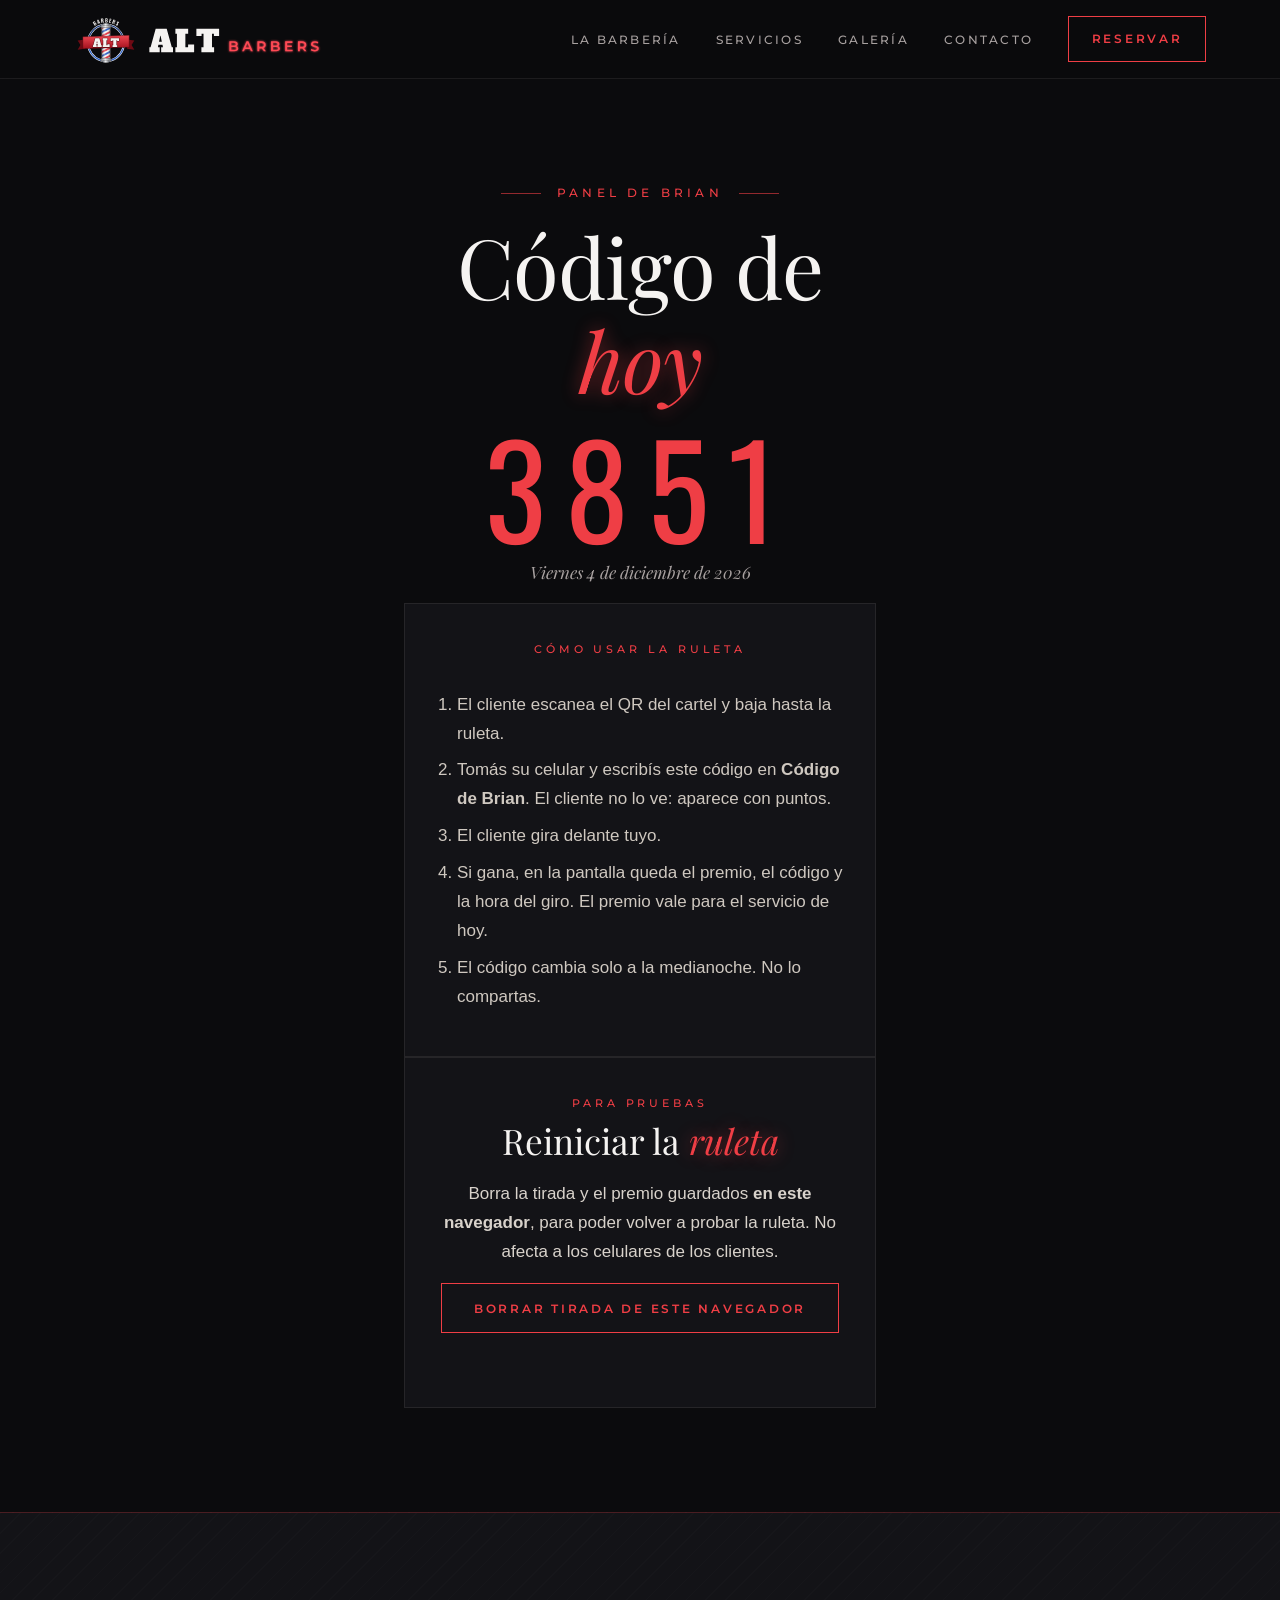
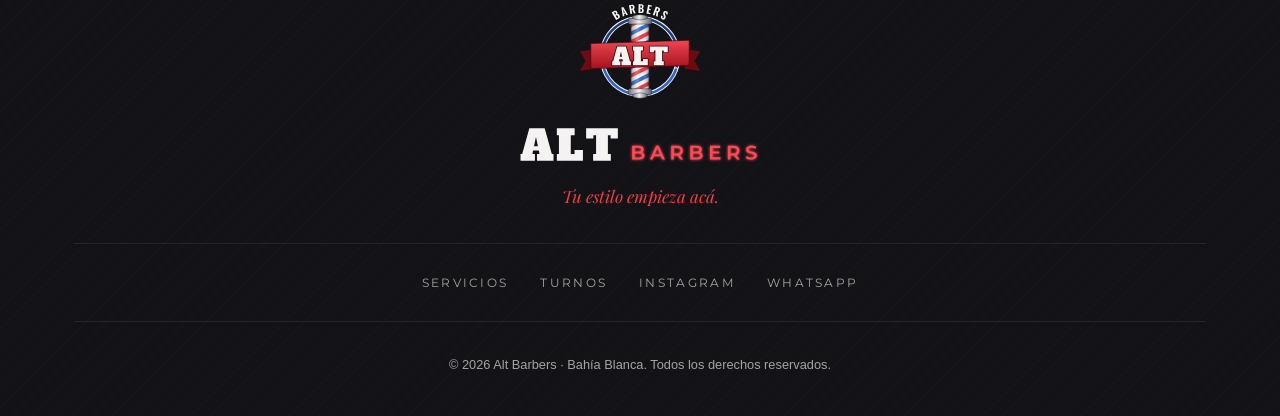
<file: panel.html>
<!DOCTYPE html>
<html lang="es">
<head>
  <meta charset="UTF-8">
  <meta name="viewport" content="width=device-width, initial-scale=1.0">
  <meta name="description" content="Panel privado.">
  <meta name="robots" content="noindex, nofollow">
  <title>Panel de Brian | Alt Barbers</title>
  <link rel="icon" href="img/logo/favicon.png" type="image/png">
  <!-- Tipografías de Google Fonts -->
  <link rel="preconnect" href="https://fonts.googleapis.com">
  <link rel="preconnect" href="https://fonts.gstatic.com" crossorigin>
  <link href="https://fonts.googleapis.com/css2?family=Montserrat:wght@400;500;600&family=Oswald:wght@500&family=Playfair+Display:ital,wght@0,400;0,500;1,400&family=Rye&display=swap" rel="stylesheet">
  <!-- Hoja de estilos -->
  <link rel="stylesheet" href="css/estilos.css">
</head>
<body>
  <!-- ===== ENCABEZADO ===== -->
  <header class="encabezado">
    <div class="contenedor encabezado-interno">
      <a href="index.html" class="marca" aria-label="Alt Barbers - Inicio">
        <img class="marca-mono" src="img/logo/alt-barbers-emblema.svg" alt="">
        <img class="marca-texto-img" src="img/logo/alt-barbers.svg" alt="Alt Barbers">
      </a>
      <button id="boton-menu" class="boton-menu" aria-label="Abrir menú" aria-expanded="false" aria-controls="menu">
        <span></span><span></span><span></span>
      </button>
      <nav aria-label="Navegación principal">
        <ul id="menu" class="menu">
          <li><a href="nosotros.html">La barbería</a></li>
          <li><a href="servicios.html">Servicios</a></li>
          <li><a href="nosotros.html#galeria">Galería</a></li>
          <li><a href="contacto.html">Contacto</a></li>
          <li><a href="turnos.html" class="boton boton-borde boton-chico">Reservar</a></li>
        </ul>
      </nav>
    </div>
  </header>

  <main>

    <section class="seccion">
      <div class="contenedor panel">
        <p class="etiqueta etiqueta-centro">Panel de Brian</p>
        <h1>Código de <em>hoy</em></h1>
        <p id="panel-codigo" class="panel-codigo">----</p>
        <p id="panel-fecha" class="panel-fecha"></p>

        <section class="bloque-local">
          <p class="paso-etiqueta">Cómo usar la ruleta</p>
          <ol class="panel-pasos">
            <li>El cliente escanea el QR del cartel y baja hasta la ruleta.</li>
            <li>Tomás su celular y escribís este código en <strong>Código de Brian</strong>. El cliente no lo ve: aparece con puntos.</li>
            <li>El cliente gira delante tuyo.</li>
            <li>Si gana, en la pantalla queda el premio, el código y la hora del giro. El premio vale para el servicio de hoy.</li>
            <li>El código cambia solo a la medianoche. No lo compartas.</li>
          </ol>
        </section>

        <section class="bloque-local">
          <p class="paso-etiqueta">Para pruebas</p>
          <h2>Reiniciar la <em>ruleta</em></h2>
          <p>Borra la tirada y el premio guardados <strong>en este navegador</strong>, para poder volver a probar la ruleta. No afecta a los celulares de los clientes.</p>
          <button id="boton-reiniciar" type="button" class="boton boton-borde">Borrar tirada de este navegador</button>
          <p id="aviso-reinicio" class="aviso" aria-live="polite"></p>
        </section>
      </div>
    </section>

  </main>

  <!-- ===== PIE DE PÁGINA ===== -->
  <footer class="pie">
    <div class="contenedor pie-interno">
      <img class="pie-mono" src="img/logo/alt-barbers-emblema.svg" alt="">
      <img class="pie-logo-texto" src="img/logo/alt-barbers.svg" alt="Alt Barbers">
      <p class="pie-frase">Tu estilo empieza acá.</p>
      <ul class="pie-enlaces">
        <li><a href="servicios.html">Servicios</a></li>
        <li><a href="turnos.html">Turnos</a></li>
        <li><a href="https://www.instagram.com/altamirandabrai/" target="_blank" rel="noopener">Instagram</a></li>
        <li><a href="#" data-whatsapp target="_blank" rel="noopener">WhatsApp</a></li>
      </ul>
      <p class="pie-copy">&copy; <span id="anio"></span> Alt Barbers · Bahía Blanca. Todos los derechos reservados.</p>
    </div>
  </footer>

  <script src="js/datos.js"></script>
  <script src="js/main.js"></script>
  <script src="js/panel.js"></script>
</body>
</html>
</file>
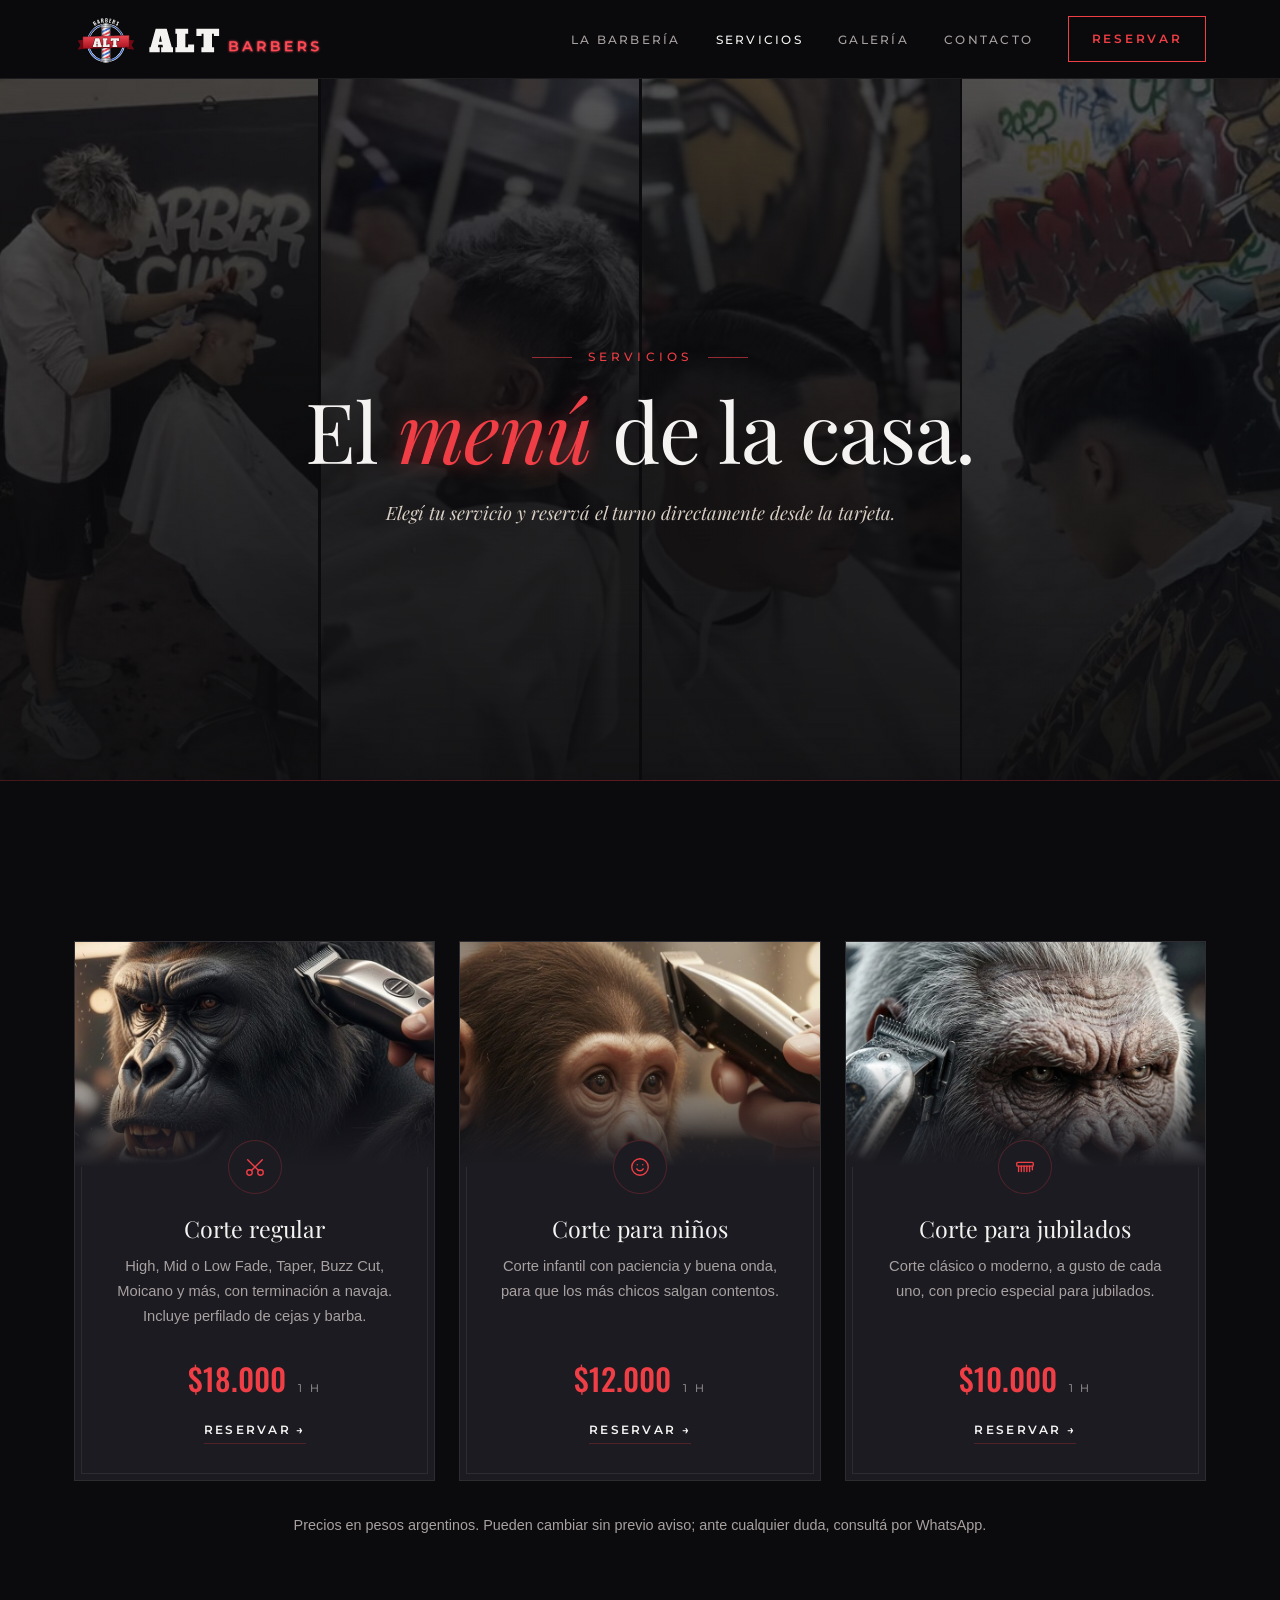
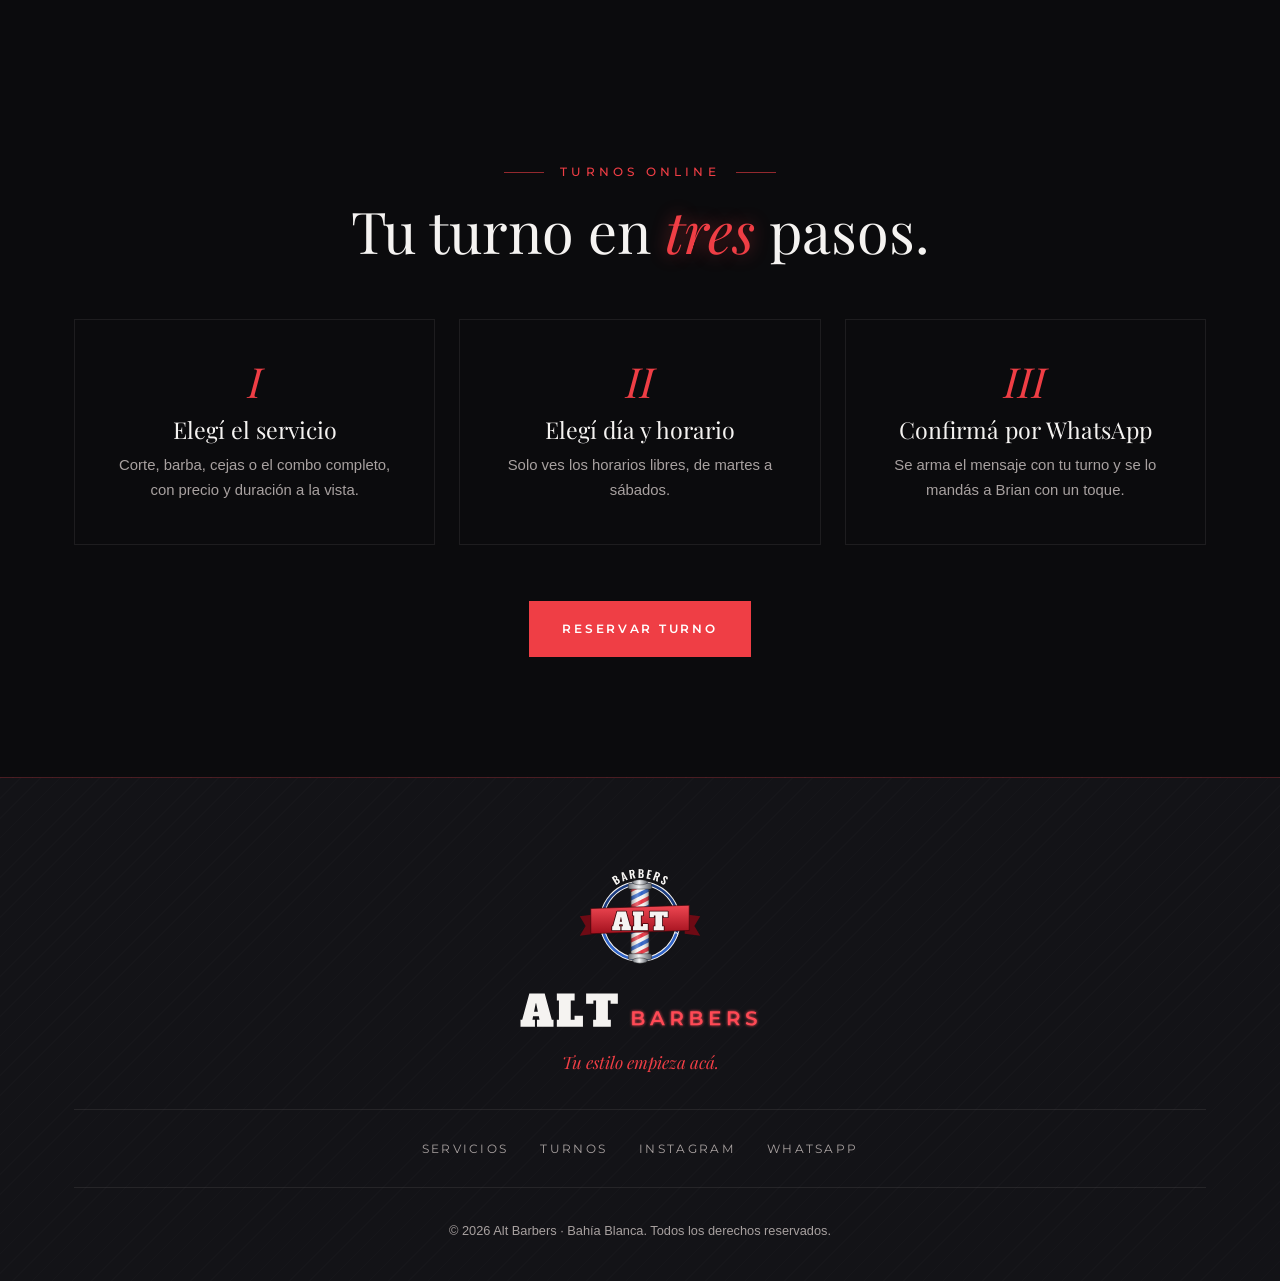
<file: servicios.html>
<!DOCTYPE html>
<html lang="es">
<head>
  <meta charset="UTF-8">
  <meta name="viewport" content="width=device-width, initial-scale=1.0">
  <meta name="description" content="Servicios de Alt Barbers con precios y duración: corte regular (con cejas y barba), corte para niños y corte para jubilados.">
  <title>Servicios y precios | Alt Barbers</title>
  <link rel="icon" href="img/logo/favicon.png" type="image/png">
  <!-- Tipografías de Google Fonts -->
  <link rel="preconnect" href="https://fonts.googleapis.com">
  <link rel="preconnect" href="https://fonts.gstatic.com" crossorigin>
  <link href="https://fonts.googleapis.com/css2?family=Montserrat:wght@400;500;600&family=Oswald:wght@500&family=Playfair+Display:ital,wght@0,400;0,500;1,400&family=Rye&display=swap" rel="stylesheet">
  <!-- Hoja de estilos -->
  <link rel="stylesheet" href="css/estilos.css">
</head>
<body>
  <!-- ===== ENCABEZADO ===== -->
  <header class="encabezado">
    <div class="contenedor encabezado-interno">
      <a href="index.html" class="marca" aria-label="Alt Barbers - Inicio">
        <img class="marca-mono" src="img/logo/alt-barbers-emblema.svg" alt="">
        <img class="marca-texto-img" src="img/logo/alt-barbers.svg" alt="Alt Barbers">
      </a>
      <button id="boton-menu" class="boton-menu" aria-label="Abrir menú" aria-expanded="false" aria-controls="menu">
        <span></span><span></span><span></span>
      </button>
      <nav aria-label="Navegación principal">
        <ul id="menu" class="menu">
          <li><a href="nosotros.html">La barbería</a></li>
          <li><a href="servicios.html" class="activo" aria-current="page">Servicios</a></li>
          <li><a href="nosotros.html#galeria">Galería</a></li>
          <li><a href="contacto.html">Contacto</a></li>
          <li><a href="turnos.html" class="boton boton-borde boton-chico">Reservar</a></li>
        </ul>
      </nav>
    </div>
  </header>

  <main>

    <section class="encabezado-pagina con-videos">
        <!-- Videos de fondo (decorativos, sin sonido) -->
        <div class="tira-videos" aria-hidden="true">
          <video poster="video/corte-en-vivo.jpg" muted autoplay loop playsinline preload="metadata">
            <source src="video/corte-en-vivo.mp4" type="video/mp4">
            <source src="video/corte-en-vivo.webm" type="video/webm">
          </video>
          <video poster="video/terminado-1.jpg" muted autoplay loop playsinline preload="metadata">
            <source src="video/terminado-1.mp4" type="video/mp4">
            <source src="video/terminado-1.webm" type="video/webm">
          </video>
          <video poster="video/terminado-2.jpg" muted autoplay loop playsinline preload="metadata">
            <source src="video/terminado-2.mp4" type="video/mp4">
            <source src="video/terminado-2.webm" type="video/webm">
          </video>
          <video poster="video/fade-grafiti.jpg" muted autoplay loop playsinline preload="metadata">
            <source src="video/fade-grafiti.mp4" type="video/mp4">
            <source src="video/fade-grafiti.webm" type="video/webm">
          </video>
        </div>
      <div class="contenedor">
        <p class="etiqueta etiqueta-centro">Servicios</p>
        <h1>El <em>menú</em> de la casa.</h1>
        <p class="bajada">Elegí tu servicio y reservá el turno directamente desde la tarjeta.</p>
      </div>
    </section>

    <section class="seccion">
      <div class="contenedor">
        <div id="servicios-todos" class="grilla-servicios"></div>
        <p class="nota centrado">Precios en pesos argentinos. Pueden cambiar sin previo aviso; ante cualquier duda, consultá por WhatsApp.</p>
      </div>
    </section>

    <!-- Cómo reservar -->
    <section class="seccion" data-menu="turnos.html">
      <div class="contenedor">
        <p class="etiqueta etiqueta-centro">Turnos online</p>
        <h2 class="centrado">Tu turno en <em>tres</em> pasos.</h2>
        <ol class="pasos">
          <li><span class="paso-numero">I</span><h3>Elegí el servicio</h3><p>Corte, barba, cejas o el combo completo, con precio y duración a la vista.</p></li>
          <li><span class="paso-numero">II</span><h3>Elegí día y horario</h3><p>Solo ves los horarios libres, de martes a sábados.</p></li>
          <li><span class="paso-numero">III</span><h3>Confirmá por WhatsApp</h3><p>Se arma el mensaje con tu turno y se lo mandás a Brian con un toque.</p></li>
        </ol>
        <p class="centrado"><a href="turnos.html" class="boton">Reservar turno</a></p>
      </div>
    </section>

  </main>

  <!-- ===== PIE DE PÁGINA ===== -->
  <footer class="pie">
    <div class="contenedor pie-interno">
      <img class="pie-mono" src="img/logo/alt-barbers-emblema.svg" alt="">
      <img class="pie-logo-texto" src="img/logo/alt-barbers.svg" alt="Alt Barbers">
      <p class="pie-frase">Tu estilo empieza acá.</p>
      <ul class="pie-enlaces">
        <li><a href="servicios.html">Servicios</a></li>
        <li><a href="turnos.html">Turnos</a></li>
        <li><a href="https://www.instagram.com/altamirandabrai/" target="_blank" rel="noopener">Instagram</a></li>
        <li><a href="#" data-whatsapp target="_blank" rel="noopener">WhatsApp</a></li>
      </ul>
      <p class="pie-copy">&copy; <span id="anio"></span> Alt Barbers · Bahía Blanca. Todos los derechos reservados.</p>
    </div>
  </footer>

  <script src="js/datos.js"></script>
  <script src="js/main.js"></script>
</body>
</html>
</file>
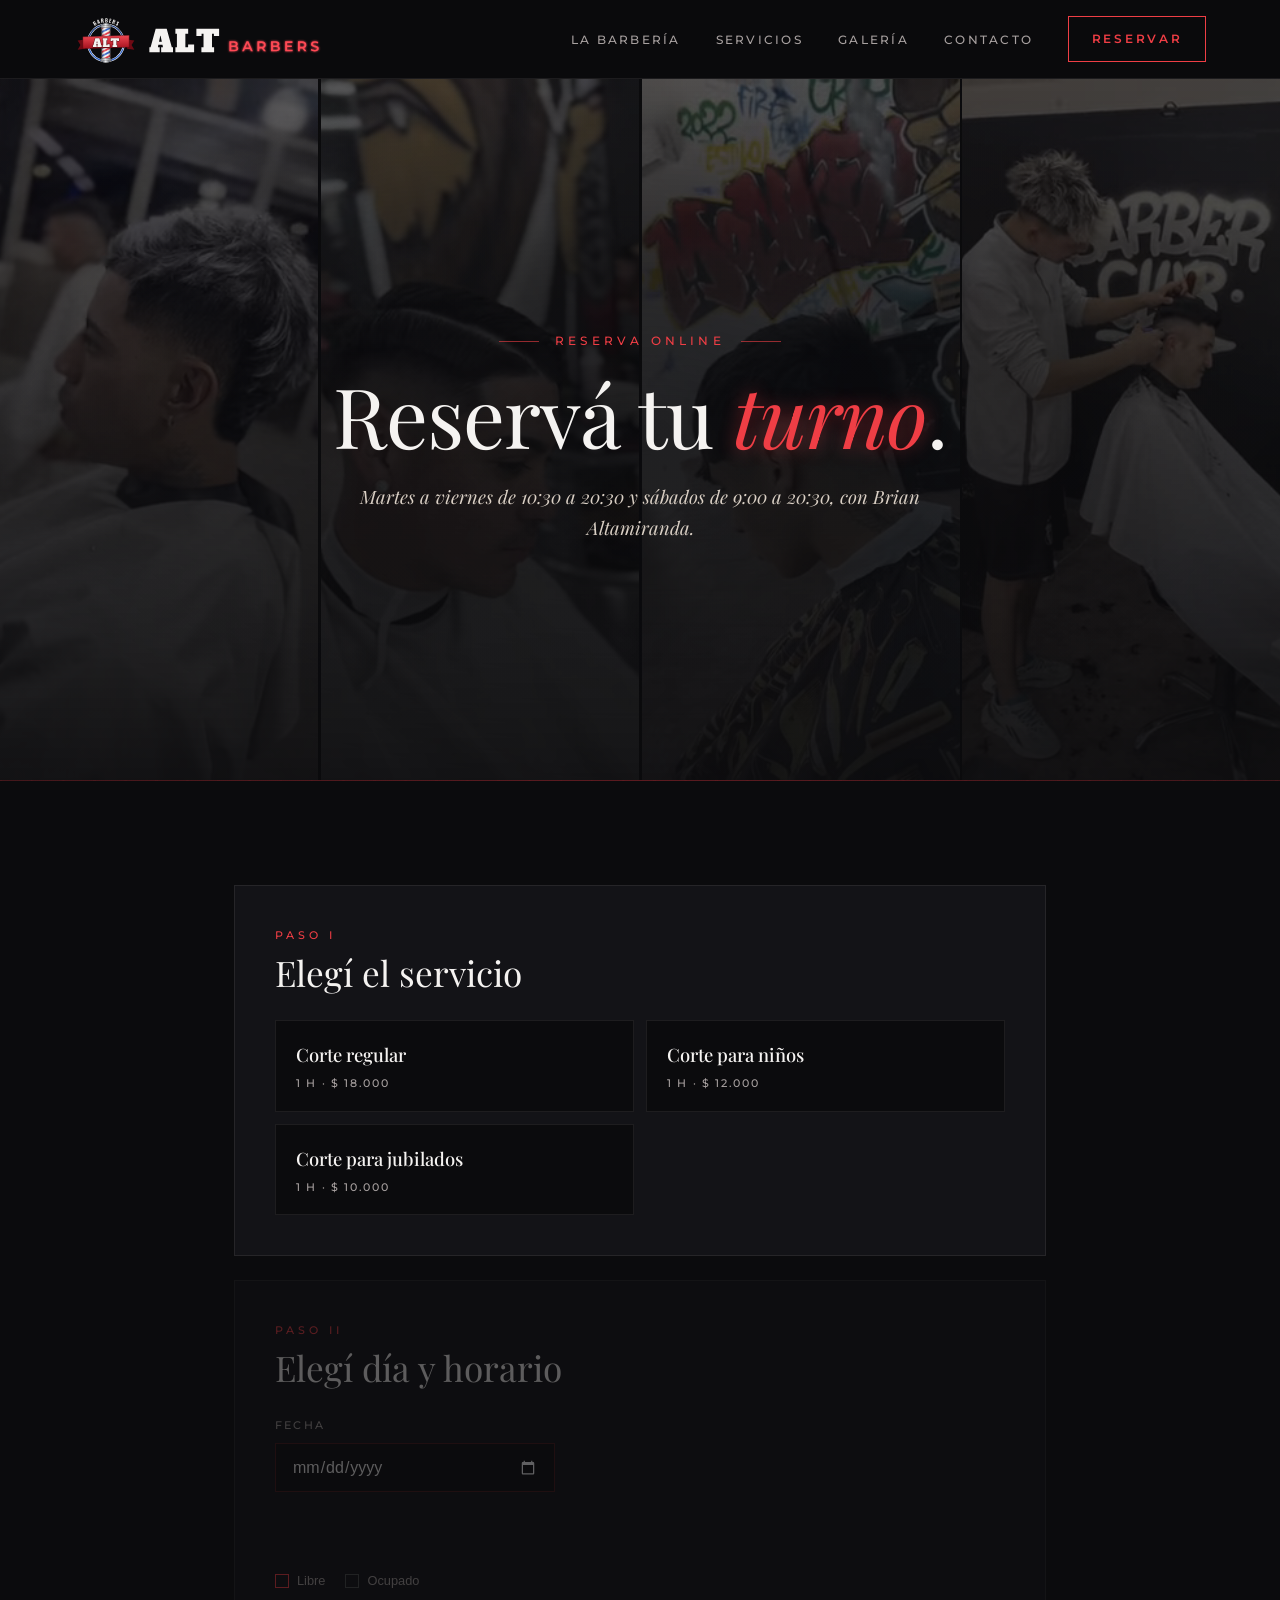
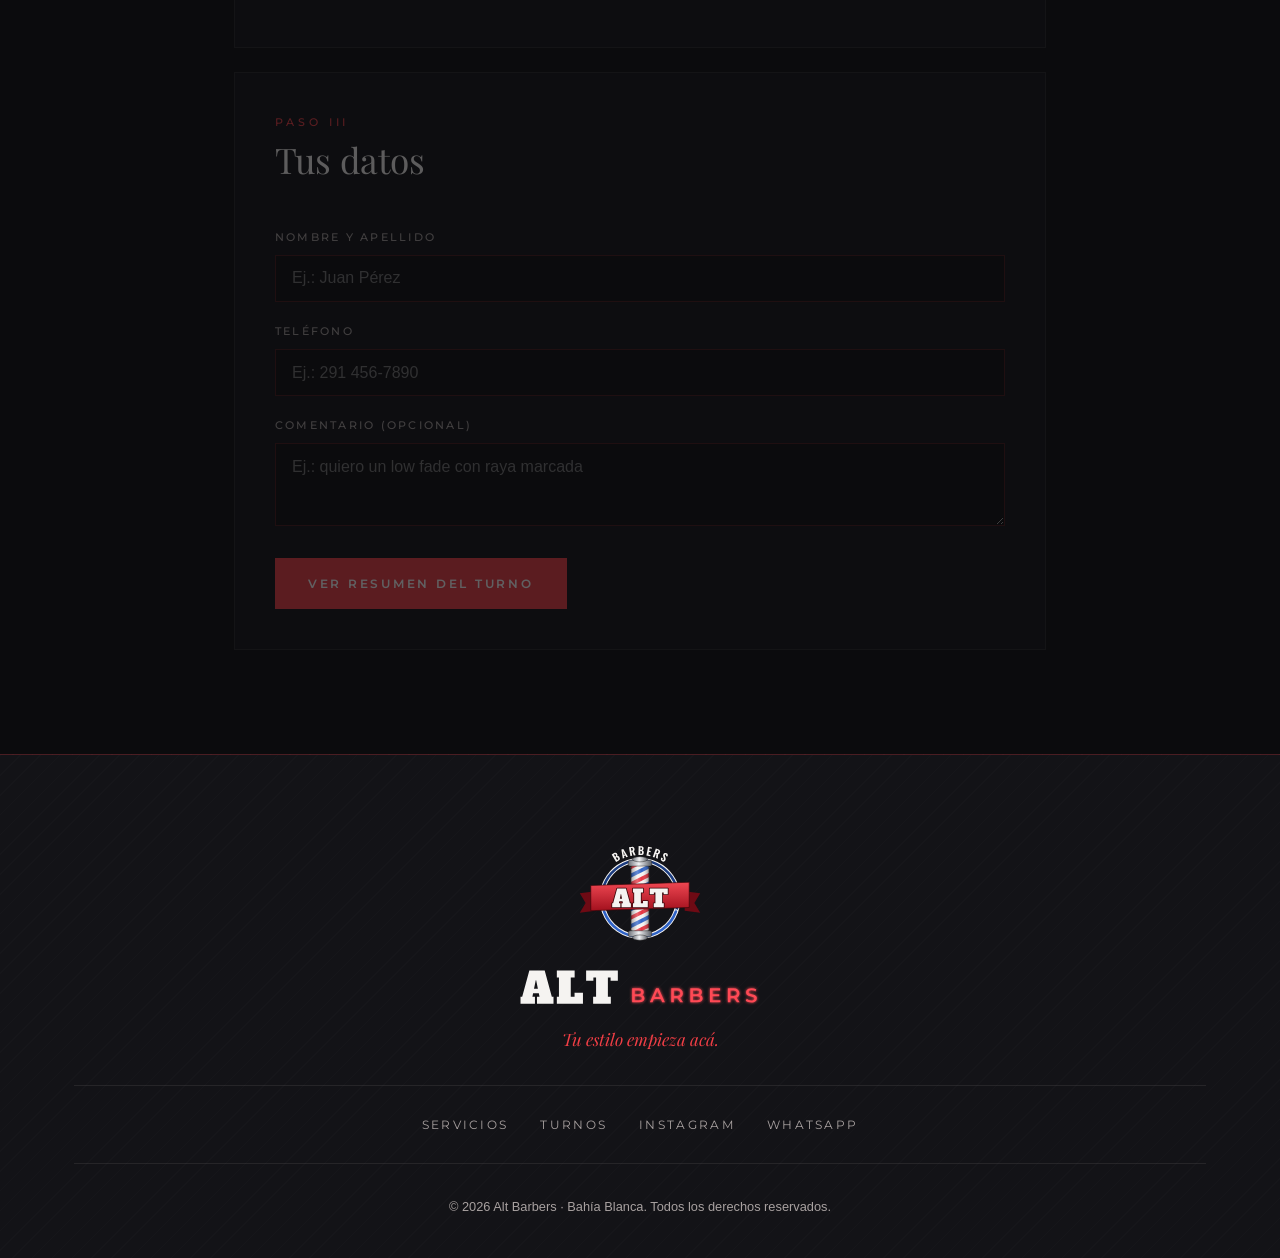
<file: turnos.html>
<!DOCTYPE html>
<html lang="es">
<head>
  <meta charset="UTF-8">
  <meta name="viewport" content="width=device-width, initial-scale=1.0">
  <meta name="description" content="Reservá tu turno en Alt Barbers: elegí el servicio, el día y el horario, y confirmá por WhatsApp.">
  <title>Reservar turno | Alt Barbers</title>
  <link rel="icon" href="img/logo/favicon.png" type="image/png">
  <!-- Tipografías de Google Fonts -->
  <link rel="preconnect" href="https://fonts.googleapis.com">
  <link rel="preconnect" href="https://fonts.gstatic.com" crossorigin>
  <link href="https://fonts.googleapis.com/css2?family=Montserrat:wght@400;500;600&family=Oswald:wght@500&family=Playfair+Display:ital,wght@0,400;0,500;1,400&family=Rye&display=swap" rel="stylesheet">
  <!-- Hoja de estilos -->
  <link rel="stylesheet" href="css/estilos.css">
</head>
<body>
  <!-- ===== ENCABEZADO ===== -->
  <header class="encabezado">
    <div class="contenedor encabezado-interno">
      <a href="index.html" class="marca" aria-label="Alt Barbers - Inicio">
        <img class="marca-mono" src="img/logo/alt-barbers-emblema.svg" alt="">
        <img class="marca-texto-img" src="img/logo/alt-barbers.svg" alt="Alt Barbers">
      </a>
      <button id="boton-menu" class="boton-menu" aria-label="Abrir menú" aria-expanded="false" aria-controls="menu">
        <span></span><span></span><span></span>
      </button>
      <nav aria-label="Navegación principal">
        <ul id="menu" class="menu">
          <li><a href="nosotros.html">La barbería</a></li>
          <li><a href="servicios.html">Servicios</a></li>
          <li><a href="nosotros.html#galeria">Galería</a></li>
          <li><a href="contacto.html">Contacto</a></li>
          <li><a href="turnos.html" class="boton boton-borde boton-chico">Reservar</a></li>
        </ul>
      </nav>
    </div>
  </header>

  <main>

    <section class="encabezado-pagina con-videos">
        <!-- Videos de fondo (decorativos, sin sonido) -->
        <div class="tira-videos" aria-hidden="true">
          <video poster="video/terminado-1.jpg" muted autoplay loop playsinline preload="metadata">
            <source src="video/terminado-1.mp4" type="video/mp4">
            <source src="video/terminado-1.webm" type="video/webm">
          </video>
          <video poster="video/terminado-2.jpg" muted autoplay loop playsinline preload="metadata">
            <source src="video/terminado-2.mp4" type="video/mp4">
            <source src="video/terminado-2.webm" type="video/webm">
          </video>
          <video poster="video/fade-grafiti.jpg" muted autoplay loop playsinline preload="metadata">
            <source src="video/fade-grafiti.mp4" type="video/mp4">
            <source src="video/fade-grafiti.webm" type="video/webm">
          </video>
          <video poster="video/corte-en-vivo.jpg" muted autoplay loop playsinline preload="metadata">
            <source src="video/corte-en-vivo.mp4" type="video/mp4">
            <source src="video/corte-en-vivo.webm" type="video/webm">
          </video>
        </div>
      <div class="contenedor">
        <p class="etiqueta etiqueta-centro">Reserva online</p>
        <h1>Reservá tu <em>turno</em>.</h1>
        <p class="bajada">Martes a viernes de 10:30 a 20:30 y sábados de 9:00 a 20:30, con Brian Altamiranda.</p>
      </div>
    </section>

    <section class="seccion">
      <div class="contenedor reserva">

        <!-- PASO 1: Servicio -->
        <section id="paso-1" class="paso">
          <p class="paso-etiqueta">Paso I</p>
          <h2>Elegí el servicio</h2>
          <div id="lista-servicios" class="lista-opciones" role="radiogroup" aria-label="Servicios"></div>
        </section>

        <!-- PASO 2: Fecha y horario -->
        <section id="paso-2" class="paso bloqueado">
          <p class="paso-etiqueta">Paso II</p>
          <h2>Elegí día y horario</h2>
          <label for="fecha">Fecha</label>
          <input type="date" id="fecha" name="fecha">
          <p id="aviso-fecha" class="aviso" aria-live="polite"></p>
          <div id="grilla-horarios" class="grilla-horarios"></div>
          <p class="leyenda"><span class="muestra libre"></span> Libre <span class="muestra ocupado"></span> Ocupado</p>
        </section>

        <!-- PASO 3: Datos -->
        <section id="paso-3" class="paso bloqueado">
          <p class="paso-etiqueta">Paso III</p>
          <h2>Tus datos</h2>
          <form id="form-turno" class="formulario" action="#" method="post">
            <label for="t-nombre">Nombre y apellido</label>
            <input type="text" id="t-nombre" name="nombre" required maxlength="40" placeholder="Ej.: Juan Pérez">

            <label for="t-telefono">Teléfono</label>
            <input type="tel" id="t-telefono" name="telefono" required maxlength="20" placeholder="Ej.: 291 456-7890">

            <label for="t-comentario">Comentario (opcional)</label>
            <textarea id="t-comentario" name="comentario" rows="3" maxlength="200" placeholder="Ej.: quiero un low fade con raya marcada"></textarea>

            <button type="submit" class="boton">Ver resumen del turno</button>
          </form>
        </section>

        <!-- RESUMEN -->
        <section id="resumen" class="paso resumen" hidden>
          <p class="paso-etiqueta">Último paso</p>
          <h2>Tu turno está <em>casi listo</em>.</h2>
          <p>Revisá los datos y confirmalo enviándole el mensaje a Brian por WhatsApp.</p>
          <table class="tabla-resumen">
            <tr><th>Servicio</th><td id="r-servicio"></td></tr>
            <tr><th>Día</th><td id="r-fecha"></td></tr>
            <tr><th>Hora</th><td id="r-hora"></td></tr>
            <tr><th>Precio</th><td id="r-precio"></td></tr>
            <tr><th>A nombre de</th><td id="r-nombre"></td></tr>
          </table>
          <div class="resumen-botones">
            <a id="boton-whatsapp" class="boton boton-whatsapp" href="#" target="_blank" rel="noopener">Confirmar por WhatsApp</a>
            <button id="boton-otro" type="button" class="boton boton-borde">Reservar otro turno</button>
          </div>
          <p class="nota">El turno queda confirmado cuando Brian te responde el mensaje.</p>
        </section>

      </div>
    </section>

  </main>

  <!-- ===== PIE DE PÁGINA ===== -->
  <footer class="pie">
    <div class="contenedor pie-interno">
      <img class="pie-mono" src="img/logo/alt-barbers-emblema.svg" alt="">
      <img class="pie-logo-texto" src="img/logo/alt-barbers.svg" alt="Alt Barbers">
      <p class="pie-frase">Tu estilo empieza acá.</p>
      <ul class="pie-enlaces">
        <li><a href="servicios.html">Servicios</a></li>
        <li><a href="turnos.html">Turnos</a></li>
        <li><a href="https://www.instagram.com/altamirandabrai/" target="_blank" rel="noopener">Instagram</a></li>
        <li><a href="#" data-whatsapp target="_blank" rel="noopener">WhatsApp</a></li>
      </ul>
      <p class="pie-copy">&copy; <span id="anio"></span> Alt Barbers · Bahía Blanca. Todos los derechos reservados.</p>
    </div>
  </footer>

  <script src="js/datos.js"></script>
  <script src="js/main.js"></script>
  <script src="js/turnos.js"></script>
</body>
</html>
</file>
<file: css/estilos.css>
/* =========================================================
   estilos.css — Alt Barbers
   Estilo de barbería con luz de neón: negro, rojo neón y crema,
   títulos con serif elegante y etiquetas en mayúsculas espaciadas.
   ========================================================= */

/* ---------- Variables: paleta y tipografías (manual 3.10) ---------- */
:root {
  /* Paleta de Alt Barbers: negro, rojo neón (como el cartel) y azul del poste.
     Los nombres de las variables se mantienen para no tocar el resto de la hoja. */
  --fondo: #0b0b0d;           /* casi negro */
  --verde: #131317;           /* secciones alternadas (gris muy oscuro) */
  --verde-claro: #1b1b21;     /* tarjetas */
  --linea: rgba(239, 62, 69, .25);
  --linea-suave: rgba(245, 243, 241, .08);
  --cobre: #ef3e45;           /* rojo neón: color de acento */
  --cobre-oscuro: #c81d29;
  --azul: #3a6fd8;            /* azul del poste de barbero */
  --arena: #a8a1a0;           /* texto secundario */
  --crema: #f5f3f1;
  --verde-wsp: #25d366;
  --ancho-max: 1180px;
  --serif: "Playfair Display", Georgia, serif;
  --etiqueta: "Montserrat", "Century Gothic", Arial, sans-serif;
  --texto: "Helvetica Neue", Helvetica, Arial, sans-serif;
  --numeros: "Oswald", "Arial Narrow", sans-serif;
  --marca: "Rye", Georgia, serif;
}

/* ---------- Selector universal ---------- */
* {
  margin: 0;
  padding: 0;
  box-sizing: border-box;
}

/* ---------- Selectores de elementos ---------- */
html {
  scroll-behavior: smooth;
}

body {
  font-family: var(--texto);
  font-size: 17px;
  line-height: 1.7;
  background-color: var(--fondo);
  color: var(--crema);
}

h1, h2, h3 {
  font-family: var(--serif);
  font-weight: 400;
  line-height: 1.12;
}

h1 { font-size: clamp(2.6rem, 6.5vw, 5.2rem); letter-spacing: -1px; }
h2 { font-size: clamp(2.1rem, 4.6vw, 3.6rem); margin-bottom: 1.5rem; }
h3 { font-size: 1.45rem; }

/* Palabras destacadas en cursiva cobre, como en la referencia */
h1 em, h2 em, h3 em, blockquote em {
  font-style: italic;
  color: var(--cobre);
}

p { margin-bottom: 1rem; color: #d8d2cb; }

a { color: var(--cobre); }

img {
  max-width: 100%;
  display: block;
}

/* ---------- Clases generales ---------- */
.contenedor {
  width: 100%;
  max-width: var(--ancho-max);
  margin: 0 auto;
  padding: 0 1.5rem;
}

.seccion {
  padding: 6.5rem 0;
}

.seccion-verde {
  background-color: var(--verde);
  border-top: 1px solid var(--linea-suave);
  border-bottom: 1px solid var(--linea-suave);
}

.centrado {
  text-align: center;
}

/* Etiqueta: "— LA CASA" en mayúsculas espaciadas */
.etiqueta {
  font-family: var(--etiqueta);
  font-size: .75rem;
  font-weight: 500;
  text-transform: uppercase;
  letter-spacing: .35em;
  color: var(--cobre);
  margin-bottom: 1rem;
}

.etiqueta::before {
  content: "— ";
}

/* Etiqueta centrada con líneas a los dos lados */
.etiqueta-centro {
  display: flex;
  justify-content: center;
  align-items: center;
  gap: 1rem;
}

.etiqueta-centro::before,
.etiqueta-centro::after {
  content: "";
  width: 40px;
  height: 1px;
  background-color: var(--cobre);
  opacity: .6;
}

.nota {
  color: var(--arena);
  font-size: .9rem;
  margin-top: 2rem;
}

/* ---------- Botones rectangulares ---------- */
.boton {
  display: inline-block;
  font-family: var(--etiqueta);
  font-size: .78rem;
  font-weight: 600;
  text-transform: uppercase;
  letter-spacing: .22em;
  text-decoration: none;
  color: #fff;
  background-color: var(--cobre);
  border: 1px solid var(--cobre);
  padding: 1.05rem 2rem;
  cursor: pointer;
  transition: background-color .25s, color .25s;
}

/* Pseudoclase :hover */
.boton:hover {
  background-color: transparent;
  color: var(--cobre);
}

.boton-borde {
  background-color: transparent;
  color: var(--cobre);
}

.boton-borde:hover {
  background-color: var(--cobre);
  color: #fff;
}

.boton-chico {
  padding: .7rem 1.4rem;
}

.boton-whatsapp {
  background-color: var(--verde-wsp);
  border-color: var(--verde-wsp);
  color: #ffffff;
}

.boton-whatsapp:hover {
  color: var(--verde-wsp);
}

/* Pseudoclase :focus-visible para navegar con teclado */
a:focus-visible,
button:focus-visible {
  outline: 2px solid var(--cobre);
  outline-offset: 4px;
}

.enlace-flecha {
  font-family: var(--etiqueta);
  font-size: .78rem;
  font-weight: 500;
  text-transform: uppercase;
  letter-spacing: .2em;
  text-decoration: none;
  border-bottom: 1px solid var(--linea);
  padding-bottom: .3rem;
}

.enlace-flecha:hover {
  border-color: var(--cobre);
}

/* =========================================================
   ENCABEZADO
   ========================================================= */
.encabezado {
  position: sticky;
  top: 0;
  z-index: 20;
  background-color: rgba(11, 11, 13, .9);
  border-bottom: 1px solid var(--linea-suave);
  backdrop-filter: blur(8px);
}

.encabezado-interno {
  display: flex;
  justify-content: space-between;
  align-items: center;
  height: 78px;
}

.marca {
  display: flex;
  align-items: center;
  gap: .7rem;
  text-decoration: none;
}

.marca-texto {
  display: flex;
  flex-direction: column;
  line-height: 1;
}

.marca-nombre {
  font-family: var(--marca);
  font-size: 1.5rem;
  color: var(--crema);
}

.marca-sub {
  font-family: var(--etiqueta);
  font-size: .62rem;
  font-weight: 600;
  letter-spacing: .5em;
  text-transform: uppercase;
  color: var(--cobre);
  margin-top: .3rem;
}

.menu {
  display: flex;
  align-items: center;
  gap: 2.2rem;
  list-style: none;
}

.menu a:not(.boton) {
  position: relative;
  font-family: var(--etiqueta);
  font-size: .78rem;
  font-weight: 500;
  text-transform: uppercase;
  letter-spacing: .18em;
  color: var(--arena);
  text-decoration: none;
  transition: color .4s, text-shadow .4s;
}

/* Rayita cobre debajo del link: crece cuando el link brilla */
.menu a:not(.boton)::after {
  content: "";
  position: absolute;
  left: 0;
  right: .18em;              /* compensa el espaciado de la última letra */
  bottom: -.55rem;
  height: 1px;
  background: var(--cobre);
  box-shadow: 0 0 8px var(--cobre);
  transform: scaleX(0);
  transform-origin: left;
  transition: transform .45s ease;
}

.menu a:not(.boton):hover,
.menu a.activo {
  color: var(--crema);
}

/* Menú que se ilumina al bajar (lo maneja iluminarMenuAlBajar en main.js) */
.menu.espiando a.activo:not(.brillo) {
  color: var(--arena);
}

.menu a.brillo:not(.boton) {
  color: var(--crema);
  text-shadow: 0 0 12px rgba(239, 62, 69, .85), 0 0 2px rgba(247, 243, 239, .6);
}

.menu a.brillo:not(.boton)::after {
  transform: scaleX(1);
}

.menu a.boton {
  transition: background .4s, color .4s, box-shadow .4s;
}

.menu a.boton.brillo {
  background: var(--cobre);
  color: #fff;
  box-shadow: 0 0 18px rgba(239, 62, 69, .55);
}

@media (prefers-reduced-motion: reduce) {
  .menu a,
  .menu a::after {
    transition: none !important;
  }
}

.boton-menu {
  display: none;
  flex-direction: column;
  gap: 6px;
  background: none;
  border: none;
  cursor: pointer;
  padding: .5rem;
}

.boton-menu span {
  width: 26px;
  height: 1px;
  background-color: var(--crema);
}

/* =========================================================
   PORTADA (solo en el inicio)
   Para usar una foto real del local, guardala como
   img/local/hero.jpg y se verá de fondo automáticamente.
   ========================================================= */
.hero {
  position: relative;
  min-height: calc(100vh - 78px);
  display: flex;
  align-items: center;
  justify-content: center;
  text-align: center;
  padding: 5rem 1.5rem 7rem;
  background:
    linear-gradient(180deg, rgba(11, 11, 13, .55) 0%, rgba(11, 11, 13, .85) 70%, var(--fondo) 100%),
    url("../img/local/hero.jpg") center / cover no-repeat,
    radial-gradient(ellipse at 50% 30%, #2a0f13 0%, #131317 45%, var(--fondo) 80%);
}

/* Rayas finas en diagonal, como un poste de barbería muy sutil */
.hero::before {
  content: "";
  position: absolute;
  inset: 0;
  background: repeating-linear-gradient(135deg, rgba(239, 62, 69, .035) 0 2px, transparent 2px 22px);
  pointer-events: none;
}

.hero-interno {
  position: relative;
  max-width: 900px;
}

.hero-emblema {
  margin: 0 auto 1rem;
  width: 110px;
  height: 110px;
}

.hero-marca {
  font-family: var(--marca);
  font-size: clamp(2.8rem, 7vw, 4.4rem);
  line-height: 1;
  color: var(--crema);
  margin: 0;
}

.hero-sub {
  font-family: var(--etiqueta);
  font-weight: 600;
  font-size: .9rem;
  letter-spacing: .6em;
  text-transform: uppercase;
  color: var(--cobre);
  margin: .6rem 0 3rem;
}

.hero .etiqueta {
  margin-bottom: 1.5rem;
}

.hero .etiqueta::before {
  content: "";
}

.hero-bajada {
  font-family: var(--serif);
  font-style: italic;
  font-size: 1.25rem;
  color: var(--cobre);
  margin: 1.5rem 0 2.5rem;
}

.hero-botones {
  display: flex;
  flex-wrap: wrap;
  justify-content: center;
  gap: 1rem;
}

.hero-scroll {
  position: absolute;
  bottom: 1.5rem;
  left: 50%;
  transform: translateX(-50%);
  font-family: var(--etiqueta);
  font-size: .65rem;
  letter-spacing: .3em;
  text-transform: uppercase;
  color: var(--arena);
  text-decoration: none;
  padding-top: 3rem;
}

.hero-scroll::before {
  content: "";
  position: absolute;
  top: 0;
  left: 50%;
  width: 1px;
  height: 2.4rem;
  background-color: var(--arena);
  opacity: .6;
}

/* ---------- Cinta de información en movimiento ---------- */
.cinta {
  display: flex;
  overflow: hidden;
  border-top: 1px solid var(--linea);
  border-bottom: 1px solid var(--linea);
  background-color: var(--fondo);
  padding: 1rem 0;
}

.cinta-pista {
  display: flex;
  flex-shrink: 0;
  list-style: none;
  animation: desplazar 40s linear infinite;
}

.cinta-pista li {
  font-family: var(--serif);
  font-style: italic;
  font-size: 1.05rem;
  color: var(--arena);
  white-space: nowrap;
  padding: 0 1.75rem;
}

.cinta-pista li::after {
  content: "•";
  font-style: normal;
  color: var(--cobre);
  margin-left: 3.5rem;
}

@keyframes desplazar {
  from { transform: translateX(0); }
  to { transform: translateX(-100%); }
}

/* =========================================================
   SECCIONES DIVIDIDAS (imagen + texto)
   ========================================================= */
.dividido {
  display: flex;
  flex-wrap: wrap;
  align-items: center;
  gap: 4.5rem;
}

.dividido > * {
  flex: 1 1 380px;
}

.dividido.arriba {
  align-items: flex-start;
}

.dividido-texto p {
  color: #cfc8c0;
}

.dividido-texto .enlace-flecha {
  display: inline-block;
  margin-top: 1rem;
}

/* Foto con marco cobre desplazado */
.foto-marco {
  position: relative;
  max-width: 470px;
}

.foto-marco::before {
  content: "";
  position: absolute;
  top: -18px;
  left: -18px;
  right: 18px;
  bottom: 18px;
  border: 1px solid var(--linea);
}

.foto-marco img,
.foto-marco video {
  position: relative;
  width: 100%;
  aspect-ratio: 4 / 5;
  object-fit: cover;
}

/* =========================================================
   SERVICIOS
   ========================================================= */
.grilla-servicios {
  display: flex;
  flex-wrap: wrap;
  justify-content: center;
  gap: 1.5rem;
  margin-top: 3.5rem;
}

.tarjeta-servicio {
  flex: 0 1 calc(33.333% - 1rem);
  min-width: 280px;
  text-align: center;
  padding: 2.75rem 2rem 2.25rem;
  background-color: var(--verde-claro);
  border: 1px solid var(--linea-suave);
  outline: 1px solid var(--linea-suave);
  outline-offset: -8px;          /* doble borde fino */
  display: flex;
  flex-direction: column;
  align-items: center;
  transition: border-color .25s, outline-color .25s;
}

.tarjeta-servicio:hover {
  border-color: var(--linea);
  outline-color: var(--linea);
}

.icono-circulo {
  display: inline-flex;
  justify-content: center;
  align-items: center;
  width: 54px;
  height: 54px;
  border: 1px solid var(--linea);
  border-radius: 50%;
  color: var(--cobre);
  margin-bottom: 1.4rem;
}

.tarjeta-servicio h3 {
  margin-bottom: .75rem;
}

.tarjeta-servicio p {
  font-size: .92rem;
  color: var(--arena);
  flex: 1;
}

.tarjeta-precio {
  display: flex;
  align-items: baseline;
  gap: .75rem;
  margin: .5rem 0 1rem;
}

.precio {
  font-family: var(--numeros);
  font-weight: 500;
  font-size: 1.9rem;
  color: var(--cobre);
}

.duracion {
  font-family: var(--etiqueta);
  font-size: .7rem;
  letter-spacing: .2em;
  text-transform: uppercase;
  color: var(--arena);
}

.enlace-reservar {
  font-family: var(--etiqueta);
  font-size: .72rem;
  font-weight: 600;
  letter-spacing: .2em;
  text-transform: uppercase;
  text-decoration: none;
  color: var(--crema);
  border-bottom: 1px solid var(--linea);
  padding-bottom: .2rem;
}

.enlace-reservar:hover {
  color: var(--cobre);
  border-color: var(--cobre);
}

/* =========================================================
   NÚMEROS
   ========================================================= */
.estadisticas {
  padding: 4.5rem 0;
  border-top: 1px solid var(--linea);
  border-bottom: 1px solid var(--linea);
  background:
    repeating-linear-gradient(135deg, rgba(255, 255, 255, .015) 0 1px, transparent 1px 14px),
    var(--verde);
}

.estadisticas-interno {
  display: flex;
  flex-wrap: wrap;
  justify-content: space-around;
  gap: 2rem;
  text-align: center;
}

.estadisticas strong {
  display: block;
  font-family: var(--serif);
  font-style: italic;
  font-weight: 400;
  font-size: 3.6rem;
  line-height: 1;
  color: var(--cobre);
}

.estadisticas span {
  font-family: var(--etiqueta);
  font-size: .7rem;
  letter-spacing: .25em;
  text-transform: uppercase;
  color: var(--arena);
}

/* =========================================================
   EL BARBERO
   ========================================================= */
.dividido.invertido {
  flex-direction: row;
}

.lista-oficio {
  list-style: none;
  margin: 1.5rem 0 1.25rem;
  border-top: 1px solid var(--linea-suave);
}

.lista-oficio li {
  padding: .7rem 0;
  border-bottom: 1px solid var(--linea-suave);
  color: #cfc8c0;
}

/* Pseudo-elemento ::before con una tijerita */
.lista-oficio li::before {
  content: "✂";
  color: var(--cobre);
  margin-right: .8rem;
}

.tarjeta-barbero {
  position: relative;
  max-width: 420px;
  justify-self: end;
}

.tarjeta-barbero img {
  width: 100%;
  aspect-ratio: 4 / 5;
  object-fit: cover;
}

.tarjeta-barbero figcaption {
  position: absolute;
  left: 0;
  right: 0;
  bottom: 0;
  padding: 3rem 1.5rem 1.25rem;
  background: linear-gradient(transparent, rgba(11, 11, 13, .95));
}

.tarjeta-barbero strong {
  display: block;
  font-family: var(--etiqueta);
  font-size: 1rem;
  letter-spacing: .1em;
  text-transform: uppercase;
}

.tarjeta-barbero span {
  font-family: var(--etiqueta);
  font-size: .7rem;
  letter-spacing: .25em;
  text-transform: uppercase;
  color: var(--cobre);
}

/* =========================================================
   CITA
   ========================================================= */
.cita {
  padding: 7rem 0;
  text-align: center;
  background:
    radial-gradient(ellipse at center, rgba(239, 62, 69, .08), transparent 60%),
    var(--fondo);
  border-top: 1px solid var(--linea-suave);
  border-bottom: 1px solid var(--linea-suave);
}

.cita blockquote p {
  font-family: var(--serif);
  font-size: clamp(1.9rem, 4.5vw, 3.4rem);
  line-height: 1.25;
  color: var(--crema);
  max-width: 900px;
  margin: 0 auto 1.5rem;
}

.cita footer {
  font-family: var(--etiqueta);
  font-size: .75rem;
  letter-spacing: .3em;
  text-transform: uppercase;
  color: var(--arena);
}

/* =========================================================
   PASOS
   ========================================================= */
.pasos {
  display: flex;
  flex-wrap: wrap;
  gap: 1.5rem;
  list-style: none;
  margin: 3.5rem 0;
}

.pasos li {
  flex: 1 1 280px;
  text-align: center;
  padding: 2.5rem 2rem;
  border: 1px solid var(--linea-suave);
  transition: border-color .25s;
}

.pasos li:hover {
  border-color: var(--linea);
}

.pasos .paso-numero {
  display: block;
  font-family: var(--serif);
  font-style: italic;
  font-size: 2.6rem;
  line-height: 1;
  color: var(--cobre);
  margin-bottom: 1rem;
}

.pasos h3 {
  margin-bottom: .6rem;
}

.pasos p {
  font-size: .93rem;
  color: var(--arena);
  margin: 0;
}

/* =========================================================
   GALERÍA
   ========================================================= */
.galeria {
  display: grid;
  grid-template-columns: repeat(4, 1fr);
  gap: 1rem;
  margin: 3.5rem 0;
}

.galeria img {
  width: 100%;
  aspect-ratio: 4 / 5;
  object-fit: cover;
  filter: grayscale(.35);
  transition: filter .3s;
}

.galeria img:hover {
  filter: grayscale(0);
}

/* =========================================================
   CONTACTO: filas etiqueta / valor
   ========================================================= */
.filas-contacto {
  margin: 2rem 0;
  border-top: 1px solid var(--linea-suave);
}

.filas-contacto > div {
  display: flex;
  gap: 1.5rem;
  padding: 1.1rem 0;
  border-bottom: 1px solid var(--linea-suave);
}

.filas-contacto dt {
  flex: 0 0 130px;
  font-family: var(--etiqueta);
  font-size: .68rem;
  font-weight: 500;
  letter-spacing: .25em;
  text-transform: uppercase;
  color: var(--cobre);
  padding-top: .3rem;
}

.filas-contacto dd {
  flex: 1;
  color: var(--crema);
  font-size: .95rem;
}

.filas-contacto dd a {
  color: var(--crema);
}

.filas-contacto dd a:hover {
  color: var(--cobre);
}

.lista-horarios {
  list-style: none;
}

.lista-horarios li {
  display: flex;
  justify-content: space-between;
  max-width: 260px;
  font-size: .92rem;
}

.lista-horarios li.cerrado {
  color: var(--arena);
}

.lista-horarios li.hoy {
  color: var(--cobre);
}

.lista-horarios li.hoy span:first-child::after {
  content: " · hoy";
  font-style: italic;
}

.estado {
  display: block;
  margin-top: .5rem;
  font-size: .6rem;
  letter-spacing: .15em;
}

.estado.abierto { color: var(--verde-wsp); }
.estado.cerrado { color: #ff9f43; }

.mapa {
  width: 100%;
  min-height: 420px;
  border: 1px solid var(--linea-suave);
  filter: grayscale(1) invert(.92) contrast(.9);
}

.contenedor > .mapa {
  margin-top: 4rem;
}

/* =========================================================
   ENCABEZADO DE PÁGINAS INTERNAS
   ========================================================= */
.encabezado-pagina {
  text-align: center;
  padding: 6rem 0 4.5rem;
  border-bottom: 1px solid var(--linea);
  background:
    repeating-linear-gradient(135deg, rgba(239, 62, 69, .03) 0 2px, transparent 2px 22px),
    radial-gradient(ellipse at 50% 0%, #2a0f13 0%, var(--fondo) 70%);
}

.encabezado-pagina .bajada {
  font-family: var(--serif);
  font-style: italic;
  font-size: 1.15rem;
  color: var(--arena);
  max-width: 620px;
  margin: 1.25rem auto 0;
}

/* =========================================================
   RESERVA DE TURNOS
   ========================================================= */
.reserva {
  max-width: 860px;
  display: flex;
  flex-direction: column;
  gap: 1.5rem;
}

.paso {
  padding: 2.5rem;
  background-color: var(--verde);
  border: 1px solid var(--linea-suave);
  transition: opacity .25s;
}

.paso h2 {
  font-size: 2.2rem;
  margin-bottom: 1.75rem;
}

.paso-etiqueta {
  font-family: var(--etiqueta);
  font-size: .7rem;
  font-weight: 500;
  letter-spacing: .35em;
  text-transform: uppercase;
  color: var(--cobre);
  margin-bottom: .5rem;
}

/* Paso deshabilitado hasta completar el anterior */
.paso.bloqueado {
  opacity: .35;
  pointer-events: none;
}

/* ---------- Opciones de servicio (radio buttons) ---------- */
.lista-opciones {
  display: grid;
  grid-template-columns: repeat(auto-fill, minmax(240px, 1fr));
  gap: .75rem;
}

.opcion-servicio {
  position: relative;
  cursor: pointer;
  /* Anula el estilo general de label */
  margin: 0;
  font-family: var(--texto);
  font-size: 1rem;
  letter-spacing: normal;
  text-transform: none;
  color: var(--crema);
}

/* El radio queda oculto visualmente pero sigue siendo accesible */
.opcion-servicio input {
  position: absolute;
  top: 0;
  left: 0;
  width: 1px;
  height: 1px;
  opacity: 0;
}

.opcion-contenido {
  display: flex;
  flex-direction: column;
  height: 100%;
  padding: 1.1rem 1.25rem;
  border: 1px solid var(--linea-suave);
  background-color: var(--fondo);
  transition: border-color .2s, background-color .2s;
}

.opcion-nombre {
  font-family: var(--serif);
  font-size: 1.15rem;
}

.opcion-detalle {
  font-family: var(--etiqueta);
  font-size: .7rem;
  letter-spacing: .15em;
  text-transform: uppercase;
  color: var(--arena);
  margin-top: .25rem;
}

.opcion-servicio:hover .opcion-contenido {
  border-color: var(--linea);
}

/* Pseudoclase :checked — servicio elegido */
.opcion-servicio input:checked + .opcion-contenido {
  border-color: var(--cobre);
  background-color: rgba(239, 62, 69, .08);
}

.opcion-servicio input:checked + .opcion-contenido .opcion-detalle {
  color: var(--cobre);
}

.opcion-servicio input:focus-visible + .opcion-contenido {
  outline: 2px solid var(--cobre);
  outline-offset: 3px;
}

/* ---------- Grilla de horarios ---------- */
.grilla-horarios {
  display: grid;
  grid-template-columns: repeat(auto-fill, minmax(88px, 1fr));
  gap: .6rem;
  margin-top: 1.25rem;
}

.hora {
  font-family: var(--numeros);
  font-size: 1.05rem;
  letter-spacing: .05em;
  padding: .7rem 0;
  border: 1px solid var(--linea);
  background-color: var(--fondo);
  color: var(--crema);
  cursor: pointer;
  transition: border-color .2s, background-color .2s, color .2s;
}

.hora:hover:not(:disabled) {
  border-color: var(--cobre);
  color: var(--cobre);
}

/* Pseudoclase :disabled — horario ocupado */
.hora:disabled {
  color: #4a4f4c;
  border-color: var(--linea-suave);
  text-decoration: line-through;
  cursor: not-allowed;
}

.hora.seleccionado {
  background-color: var(--cobre);
  border-color: var(--cobre);
  color: #fff;
}

.leyenda {
  display: flex;
  align-items: center;
  gap: .5rem;
  font-size: .8rem;
  color: var(--arena);
  margin-top: 1.25rem;
}

.muestra {
  display: inline-block;
  width: 14px;
  height: 14px;
  border: 1px solid var(--cobre);
}

.muestra.ocupado {
  border-color: #4a4f4c;
  margin-left: .75rem;
}

.aviso {
  min-height: 1.5em;
  margin: .75rem 0 0;
  font-family: var(--serif);
  font-style: italic;
  color: var(--cobre);
}

.aviso-ok {
  color: var(--verde-wsp);
}

/* ---------- Resumen ---------- */
.resumen {
  border-color: var(--cobre);
}

.tabla-resumen {
  width: 100%;
  border-collapse: collapse;
  margin: 1.5rem 0 2rem;
}

.tabla-resumen th,
.tabla-resumen td {
  text-align: left;
  padding: .9rem .25rem;
  border-bottom: 1px solid var(--linea-suave);
}

.tabla-resumen th {
  width: 38%;
  font-family: var(--etiqueta);
  font-size: .7rem;
  font-weight: 500;
  letter-spacing: .2em;
  text-transform: uppercase;
  color: var(--cobre);
}

.resumen-botones {
  display: flex;
  flex-wrap: wrap;
  gap: 1rem;
  margin-bottom: 1rem;
}

/* =========================================================
   FORMULARIOS
   ========================================================= */
.formulario {
  display: flex;
  flex-direction: column;
}

label {
  display: block;
  font-family: var(--etiqueta);
  font-size: .7rem;
  font-weight: 500;
  letter-spacing: .2em;
  text-transform: uppercase;
  color: var(--arena);
  margin: 1.25rem 0 .5rem;
}

input,
select,
textarea {
  width: 100%;
  font-family: var(--texto);
  font-size: 1rem;
  color: var(--crema);
  background-color: var(--fondo);
  border: 1px solid var(--linea);
  border-radius: 0;
  padding: .85rem 1rem;
}

input[type="date"] {
  max-width: 280px;
  color-scheme: dark;
}

/* Pseudoclase :focus */
input:focus,
select:focus,
textarea:focus {
  outline: none;
  border-color: var(--cobre);
}

input:not(:placeholder-shown):invalid {
  border-color: #ff9f43;
}

.formulario .boton {
  align-self: flex-start;
  margin-top: 2rem;
}

/* =========================================================
   PIE DE PÁGINA
   ========================================================= */
.pie {
  padding: 5rem 0 2.5rem;
  text-align: center;
  border-top: 1px solid var(--linea);
  background:
    repeating-linear-gradient(135deg, rgba(255, 255, 255, .012) 0 1px, transparent 1px 14px),
    var(--verde);
}

.pie-interno img {
  margin: 0 auto 1rem;
}

.pie-nombre {
  font-family: var(--marca);
  font-size: 2.2rem;
  line-height: 1;
  color: var(--crema);
  margin: 0;
}

.pie-sub {
  font-family: var(--etiqueta);
  font-size: .75rem;
  font-weight: 600;
  letter-spacing: .5em;
  text-transform: uppercase;
  color: var(--cobre);
  margin: .5rem 0 1.5rem;
}

.pie-frase {
  font-family: var(--serif);
  font-style: italic;
  color: var(--cobre);
}

.pie-enlaces {
  display: flex;
  flex-wrap: wrap;
  justify-content: center;
  gap: 2rem;
  list-style: none;
  margin: 2rem 0;
  padding: 1.5rem 0;
  border-top: 1px solid var(--linea-suave);
  border-bottom: 1px solid var(--linea-suave);
}

.pie-enlaces a {
  font-family: var(--etiqueta);
  font-size: .72rem;
  letter-spacing: .2em;
  text-transform: uppercase;
  color: var(--arena);
  text-decoration: none;
}

.pie-enlaces a:hover {
  color: var(--cobre);
}

.pie-copy {
  font-size: .8rem;
  color: var(--arena);
  margin: 0;
}

/* =========================================================
   TABLETS Y CELULARES
   ========================================================= */
@media (max-width: 900px) {
  .galeria {
    grid-template-columns: repeat(2, 1fr);
  }

  .tarjeta-servicio {
    flex-basis: calc(50% - .75rem);
  }
}

@media (max-width: 800px) {
  .boton-menu {
    display: flex;
  }

  .menu {
    display: none;
    position: absolute;
    top: 78px;
    left: 0;
    right: 0;
    flex-direction: column;
    align-items: flex-start;
    gap: 0;
    background-color: var(--fondo);
    border-bottom: 1px solid var(--linea);
    padding: .5rem 1.5rem 1.5rem;
  }

  .menu.abierto {
    display: flex;
  }

  .menu li {
    width: 100%;
    padding: 1rem 0;
    border-bottom: 1px solid var(--linea-suave);
  }

  .menu li:last-child {
    border-bottom: none;
    padding-top: 1.25rem;
  }

  .seccion {
    padding: 4.5rem 0;
  }

  .dividido {
    gap: 3rem;
  }

  .dividido.invertido {
    flex-direction: column-reverse;
    align-items: stretch;
  }

  .tarjeta-servicio {
    flex-basis: 100%;
    min-width: 0;
  }

  .foto-marco {
    margin: 18px 0 0 18px;
  }

  .filas-contacto > div {
    flex-direction: column;
    gap: .35rem;
  }

  .filas-contacto dt {
    flex-basis: auto;
  }

  .paso {
    padding: 1.75rem 1.25rem;
  }

}

/* =========================================================
   PÁGINA DEL LOCAL: WIFI Y RULETA (local.html)
   ========================================================= */
.encabezado-local {
  padding: 4rem 0 3rem;
}

.seccion-local {
  padding-top: 3rem;
}

.local {
  max-width: 640px;
  display: flex;
  flex-direction: column;
  gap: 1.5rem;
}

.bloque-local {
  overflow: hidden;            /* la rueda girada no genera scroll horizontal */
  padding: 2.25rem 2rem;
  background-color: var(--verde);
  border: 1px solid var(--linea-suave);
  text-align: center;
}

.bloque-local h2 {
  font-size: 2.2rem;
  margin-bottom: 1.25rem;
}

/* ---------- WiFi ---------- */
.datos-wifi {
  margin: 0 auto 1.5rem;
  max-width: 380px;
  border-top: 1px solid var(--linea-suave);
}

.datos-wifi > div {
  display: flex;
  justify-content: space-between;
  align-items: baseline;
  gap: 1rem;
  padding: .9rem 0;
  border-bottom: 1px solid var(--linea-suave);
}

.datos-wifi dt {
  font-family: var(--etiqueta);
  font-size: .68rem;
  letter-spacing: .25em;
  text-transform: uppercase;
  color: var(--cobre);
}

.datos-wifi dd {
  font-family: var(--numeros);
  font-size: 1.25rem;
  letter-spacing: .04em;
  word-break: break-all;
}

.boton.copiado {
  background-color: var(--verde-wsp);
  border-color: var(--verde-wsp);
  color: #ffffff;
}

.pasos-wifi {
  text-align: left;
  max-width: 380px;
  margin: 1.75rem auto 0;
  padding-left: 1.25rem;
  color: #cfc8c0;
  font-size: .95rem;
}

.pasos-wifi li {
  margin-bottom: .35rem;
}

.pasos-wifi li::marker {
  color: var(--cobre);
  font-family: var(--serif);
  font-style: italic;
}

/* ---------- Ruleta ---------- */
.ruleta {
  position: relative;
  width: min(84vw, 380px);
  aspect-ratio: 1;
  margin: 2rem auto 1.75rem;
}

/* Rueda: el fondo de colores lo arma ruleta.js con conic-gradient */
.rueda {
  position: absolute;
  inset: 0;
  border-radius: 50%;
  border: 6px solid var(--cobre);
  box-shadow: 0 0 0 1px var(--linea), 0 0 40px rgba(239, 62, 69, .25), inset 0 0 30px rgba(0, 0, 0, .6);
  transition: transform 5s cubic-bezier(.17, .85, .25, 1);   /* frena despacio */
  overflow: hidden;
}

/* Cada texto es una columna angosta que va del borde al centro de la rueda,
   girada hasta el centro de su porción */
.porcion-texto {
  position: absolute;
  top: 0;
  left: 50%;
  width: 2em;
  height: 100%;
  margin-left: -1em;
  display: flex;
  justify-content: center;
}

/* Texto escrito desde el borde hacia el centro */
.porcion-texto span {
  margin-top: 7%;
  height: 31%;
  writing-mode: vertical-rl;
  font-family: var(--etiqueta);
  font-size: clamp(.58rem, 2.4vw, .72rem);
  font-weight: 600;
  letter-spacing: .12em;
  text-transform: uppercase;
  color: var(--crema);
  white-space: nowrap;
}

.porcion-texto.destacado span {
  color: #fff;
}

/* Flecha indicadora arriba */
.ruleta-indicador {
  position: absolute;
  top: -14px;
  left: 50%;
  transform: translateX(-50%);
  z-index: 3;
  width: 0;
  height: 0;
  border-left: 14px solid transparent;
  border-right: 14px solid transparent;
  border-top: 28px solid var(--crema);
  filter: drop-shadow(0 3px 4px rgba(0, 0, 0, .6));
}

/* Centro con el logo */
.ruleta-centro {
  position: absolute;
  top: 50%;
  left: 50%;
  z-index: 2;
  width: 24%;
  aspect-ratio: 1;
  transform: translate(-50%, -50%);
  border-radius: 50%;
  background-color: var(--fondo);
  border: 3px solid var(--cobre);
  display: flex;
  justify-content: center;
  align-items: center;
}

.ruleta-centro img {
  width: 82%;
}

.boton-girar {
  font-size: .9rem;
  padding: 1.1rem 2.4rem;
}

/* Pseudoclase :disabled */
.boton:disabled {
  opacity: .55;
  cursor: not-allowed;
  background-color: transparent;
  color: var(--arena);
  border-color: var(--linea);
}

/* ---------- Resultado ---------- */
.resultado {
  margin-top: 1.75rem;
  padding: 1.75rem 1.25rem;
  border: 1px solid var(--linea);
}

.resultado.gano {
  border-color: var(--cobre);
  background: radial-gradient(ellipse at top, rgba(239, 62, 69, .18), transparent 70%);
}

.resultado-etiqueta {
  font-family: var(--etiqueta);
  font-size: .72rem;
  letter-spacing: .35em;
  text-transform: uppercase;
  color: var(--cobre);
  margin-bottom: .25rem;
}

.resultado-titulo {
  font-family: var(--serif);
  font-size: 2.2rem;
  line-height: 1.15;
  color: var(--crema);
  margin-bottom: .75rem;
}

.resultado.gano .resultado-titulo {
  font-style: italic;
  color: var(--cobre);
}

.resultado-codigo {
  display: inline-block;
  font-family: var(--numeros);
  font-size: 1.5rem;
  letter-spacing: .2em;
  color: var(--crema);
  border: 1px dashed var(--cobre);
  padding: .4rem 1rem;
  margin-bottom: 1rem;
}

/* ---------- Probabilidades y condiciones ---------- */
.condiciones {
  margin-top: 2rem;
  text-align: left;
  font-size: .85rem;
  color: var(--arena);
  border-top: 1px solid var(--linea-suave);
  padding-top: 1rem;
}

.condiciones summary {
  cursor: pointer;
  font-family: var(--etiqueta);
  font-size: .7rem;
  letter-spacing: .2em;
  text-transform: uppercase;
  color: var(--cobre);
  text-align: center;
}

.lista-probabilidades {
  list-style: none;
  max-width: 320px;
  margin: 1.25rem auto;
}

.lista-probabilidades li {
  display: flex;
  justify-content: space-between;
  padding: .35rem 0;
  border-bottom: 1px solid var(--linea-suave);
}

.lista-condiciones {
  padding-left: 1.1rem;
}

.lista-condiciones li {
  margin-bottom: .3rem;
}

@media (max-width: 800px) {
  .bloque-local {
    padding: 1.75rem 1.1rem;
  }
}

/* ---------- Página del local: menú interno, precios y pagos ---------- */

/* Para que al saltar a una sección el encabezado fijo no la tape */
.bloque-local {
  scroll-margin-top: 96px;
}

.menu-local {
  display: flex;
  flex-wrap: wrap;
  justify-content: center;
  gap: .6rem;
  margin-top: 2rem;
}

.menu-local a {
  font-family: var(--etiqueta);
  font-size: .72rem;
  font-weight: 500;
  letter-spacing: .2em;
  text-transform: uppercase;
  text-decoration: none;
  color: var(--crema);
  border: 1px solid var(--linea);
  padding: .6rem 1.1rem;
  transition: border-color .2s, color .2s;
}

.menu-local a:hover {
  border-color: var(--cobre);
  color: var(--cobre);
}

/* Aviso del premio vigente */
.aviso-premio {
  padding: 1.25rem 1.5rem;
  text-align: center;
  border: 1px dashed var(--cobre);
  background: rgba(239, 62, 69, .1);
}

.aviso-premio p {
  margin: 0;
  font-size: .95rem;
}

.aviso-premio p + p {
  margin-top: .25rem;
  font-size: .85rem;
  color: var(--arena);
}

.aviso-premio strong {
  color: var(--cobre);
}

.aviso-premio span {
  font-family: var(--numeros);
  letter-spacing: .1em;
}

/* Lista de precios */
.lista-precios {
  list-style: none;
  text-align: left;
  border-top: 1px solid var(--linea-suave);
}

.lista-precios li {
  display: flex;
  justify-content: space-between;
  align-items: center;
  gap: 1rem;
  padding: 1rem 0;
  border-bottom: 1px solid var(--linea-suave);
}

.precio-info {
  display: flex;
  flex-direction: column;
}

.precio-nombre {
  font-family: var(--serif);
  font-size: 1.15rem;
  line-height: 1.25;
}

.precio-duracion {
  font-family: var(--etiqueta);
  font-size: .65rem;
  letter-spacing: .2em;
  text-transform: uppercase;
  color: var(--arena);
  margin-top: .2rem;
}

.precio-valores {
  display: flex;
  flex-direction: column;
  align-items: flex-end;
  flex-shrink: 0;
}

.precio-lista {
  font-family: var(--numeros);
  font-size: 1.35rem;
  color: var(--cobre);
  white-space: nowrap;
}

.precio-tachado {
  font-family: var(--numeros);
  font-size: .9rem;
  color: var(--arena);
  text-decoration: line-through;
}

.precio-descuento {
  color: var(--verde-wsp);
}

.pagar-servicio {
  font-family: var(--etiqueta);
  font-size: .62rem;
  font-weight: 600;
  letter-spacing: .2em;
  text-transform: uppercase;
  text-decoration: none;
  color: var(--crema);
  border-bottom: 1px solid var(--linea);
  margin-top: .25rem;
}

/* Pagos */
.botones-pago {
  display: flex;
  flex-wrap: wrap;
  justify-content: center;
  gap: .75rem;
}

.boton-mp {
  background-color: #009ee3;      /* celeste de Mercado Pago */
  border-color: #009ee3;
  color: #fff;
}

.boton-mp:hover {
  background-color: transparent;
  color: #33b5ec;
}

#ayuda-pago.resaltado {
  color: var(--crema);
  border-left: 2px solid var(--cobre);
  padding-left: .9rem;
  text-align: left;
}

@media (max-width: 800px) {
  .botones-pago .boton {
    width: 100%;
  }
}

/* El atributo hidden siempre oculta, aunque el elemento tenga otro display */
[hidden] {
  display: none !important;
}

/* ---------- Desbloqueo de la ruleta (lo hace Brian) ---------- */
.desbloqueo {
  max-width: 340px;
  margin: 0 auto;
  padding: 1.5rem 1.25rem;
  border: 1px dashed var(--linea);
}

.desbloqueo-titulo {
  font-family: var(--serif);
  font-style: italic;
  font-size: 1.1rem;
  color: var(--cobre);
  margin-bottom: .25rem;
}

.desbloqueo label {
  text-align: left;
  margin-top: .75rem;
}

.desbloqueo-fila {
  display: flex;
  gap: .5rem;
}

.desbloqueo-fila input {
  font-family: var(--numeros);
  font-size: 1.4rem;
  letter-spacing: .5em;
  text-align: center;
}

.desbloqueo-fila .boton {
  flex-shrink: 0;
  padding: .85rem 1.1rem;
}

.resultado-hora {
  font-family: var(--etiqueta);
  font-size: .7rem;
  letter-spacing: .15em;
  text-transform: uppercase;
  color: var(--arena);
}

/* ---------- Panel de Brian (panel.html) ---------- */
.panel {
  max-width: 520px;
  text-align: center;
}

.panel-codigo {
  font-family: var(--numeros);
  font-size: clamp(4.5rem, 22vw, 8rem);
  letter-spacing: .15em;
  line-height: 1;
  color: var(--cobre);
  margin: 1rem 0 .5rem;
}

.panel-fecha {
  font-family: var(--serif);
  font-style: italic;
  color: var(--arena);
}

.panel-pasos {
  text-align: left;
  margin: 2rem 0 0;
  padding-left: 1.25rem;
  color: #cfc8c0;
}

.panel-pasos li {
  margin-bottom: .5rem;
}

/* =========================================================
   RESEÑAS DE GOOGLE
   ========================================================= */
.resenas-resumen {
  display: flex;
  justify-content: center;
  align-items: center;
  gap: 1.25rem;
  margin: 1rem 0 3rem;
  text-align: left;
}

.resenas-puntaje {
  font-family: var(--serif);
  font-style: italic;
  font-size: 4.2rem;
  line-height: 1;
  color: var(--cobre);
}

.resenas-estrellas {
  display: block;
  font-size: 1.4rem;
  letter-spacing: .15em;
  color: var(--cobre);
}

.resenas-cantidad {
  font-family: var(--etiqueta);
  font-size: .68rem;
  letter-spacing: .15em;
  text-transform: uppercase;
  color: var(--arena);
}

.grilla-resenas {
  display: grid;
  grid-template-columns: repeat(auto-fill, minmax(300px, 1fr));
  gap: 1.25rem;
  margin-bottom: 2.5rem;
}

.tarjeta-resena {
  display: flex;
  flex-direction: column;
  padding: 1.75rem;
  background-color: var(--verde-claro);
  border: 1px solid var(--linea-suave);
  transition: border-color .25s;
}

.tarjeta-resena:hover {
  border-color: var(--linea);
}

.resena-estrellas {
  color: var(--cobre);
  letter-spacing: .15em;
  margin-bottom: .75rem;
}

.resena-texto {
  flex: 1;
  font-family: var(--serif);
  font-style: italic;
  font-size: 1.12rem;
  line-height: 1.5;
  color: var(--crema);
  margin-bottom: 1.25rem;
}

.resena-autor {
  font-size: .85rem;
  color: var(--arena);
  margin: 0;
}

.resena-autor strong {
  color: var(--crema);
  font-weight: 500;
}

.botones-resenas {
  display: flex;
  flex-wrap: wrap;
  justify-content: center;
  gap: 1rem;
}

@media (max-width: 800px) {
  .grilla-resenas {
    grid-template-columns: 1fr;
  }

  .resenas-puntaje {
    font-size: 3.4rem;
  }
}

/* =========================================================
   LOGO ORIGINAL DE ALT BARBERS (imágenes PNG)
   ========================================================= */
.marca-mono {
  height: 48px;
  width: auto;
}

.marca-texto-img {
  height: 34px;
  width: auto;
}

.hero-emblema {
  width: auto;
  height: 170px;
  margin: 0 auto .5rem;
  filter: drop-shadow(0 10px 25px rgba(0, 0, 0, .6));
}

.hero-logo-texto {
  display: block;
  width: min(460px, 82vw);
  margin: 0 auto 2.5rem;
}

.pie-mono {
  height: 84px;
  width: auto;
  margin: 0 auto .5rem;
}

.pie-logo-texto {
  display: block;
  width: 240px;
  margin: 0 auto 1.25rem;
}

@media (max-width: 800px) {
  .marca-mono { height: 42px; }
  .marca-texto-img { height: 28px; }
  .hero-emblema { height: 130px; }
}

/* =========================================================
   CARRUSEL DE FOTOS DE BRIAN
   ========================================================= */
.carrusel {
  position: relative;
  width: 100%;
  aspect-ratio: 4 / 5;
  overflow: hidden;
  background-color: var(--verde);
}

/* Todas las fotos están una encima de otra; solo se ve la "activo" */
.carrusel-slide {
  position: absolute;
  inset: 0;
  margin: 0;
  opacity: 0;
  transition: opacity .9s ease;
}

.carrusel-slide.activo {
  opacity: 1;
  z-index: 1;
}

.carrusel-slide img {
  width: 100%;
  height: 100%;
  object-fit: cover;
}

/* Lugar para los puntitos debajo del texto */
.carrusel .carrusel-slide figcaption {
  padding-bottom: 2.6rem;
}

.carrusel-flecha {
  position: absolute;
  top: 50%;
  z-index: 3;
  width: 44px;
  height: 44px;
  transform: translateY(-50%);
  display: flex;
  align-items: center;
  justify-content: center;
  font-size: 1.8rem;
  line-height: 1;
  color: var(--crema);
  background-color: rgba(11, 11, 13, .55);
  border: 1px solid var(--linea);
  border-radius: 50%;
  cursor: pointer;
  transition: background-color .2s, border-color .2s, color .2s;
}

.carrusel-flecha:hover {
  background-color: rgba(11, 11, 13, .85);
  border-color: var(--cobre);
  color: var(--cobre);
}

.carrusel-flecha.anterior { left: 12px; }
.carrusel-flecha.siguiente { right: 12px; }

.carrusel-puntos {
  position: absolute;
  bottom: 14px;
  left: 0;
  right: 0;
  z-index: 3;
  display: flex;
  justify-content: center;
  gap: .5rem;
}

.carrusel-punto {
  width: 9px;
  height: 9px;
  padding: 0;
  border: 1px solid var(--crema);
  border-radius: 50%;
  background-color: transparent;
  cursor: pointer;
  transition: background-color .2s, transform .2s;
}

.carrusel-punto.activo {
  background-color: var(--cobre);
  border-color: var(--cobre);
  transform: scale(1.25);
}

/* =========================================================
   VIDEOS DE FONDO EN LOS ENCABEZADOS DE PÁGINA
   Cuatro videos verticales uno al lado del otro, con una capa oscura encima.
   ========================================================= */
.encabezado-pagina.con-videos {
  position: relative;
  overflow: hidden;
  /* Más alto que antes: ocupa casi toda la pantalla y el texto queda centrado */
  min-height: 78vh;
  display: flex;
  align-items: center;
  padding: 8rem 0 7rem;
}

.encabezado-pagina.con-videos .contenedor {
  width: 100%;
}

.tira-videos {
  position: absolute;
  inset: 0;
  display: grid;
  grid-template-columns: repeat(4, 1fr);
  gap: 3px;
  background-color: var(--fondo);
}

.tira-videos video {
  width: 100%;
  height: 100%;
  object-fit: cover;
  filter: grayscale(.25) saturate(.9);
}

/* Capa oscura para que el texto se lea, más intensa en el centro */
.tira-videos::after {
  content: "";
  position: absolute;
  inset: 0;
  background:
    radial-gradient(ellipse at center, rgba(11, 11, 13, .78) 0%, rgba(11, 11, 13, .5) 75%),
    linear-gradient(180deg, rgba(11, 11, 13, .35), rgba(11, 11, 13, .9));
}

.encabezado-pagina.con-videos .contenedor {
  position: relative;
  z-index: 1;
}

.encabezado-pagina.con-videos .bajada {
  color: #d9cfc4;
}

/* En celulares solo dos videos, para que no queden muy angostos */
@media (max-width: 800px) {
  .tira-videos {
    grid-template-columns: repeat(2, 1fr);
  }

  .tira-videos video:nth-child(n + 3) {
    display: none;
  }

  .encabezado-pagina.con-videos {
    min-height: 62vh;
    padding: 5rem 0 4rem;
  }
}

.foto-marco video {
  display: block;
}

/* =========================================================
   ANIMACIÓN DE LOS NÚMEROS
   Solo se aplica si JavaScript agregó la clase "preparada";
   sin JavaScript los números se ven normales.
   ========================================================= */
.estadisticas.preparada .estadisticas-interno > div {
  opacity: 0;
  transform: translateY(24px);
  transition: opacity .6s ease, transform .6s ease;
}

/* Aparecen de a uno, con un pequeño retraso entre cada bloque */
.estadisticas.visible .estadisticas-interno > div {
  opacity: 1;
  transform: translateY(0);
}

.estadisticas.visible .estadisticas-interno > div:nth-child(2) { transition-delay: .15s; }
.estadisticas.visible .estadisticas-interno > div:nth-child(3) { transition-delay: .3s; }
.estadisticas.visible .estadisticas-interno > div:nth-child(4) { transition-delay: .45s; }

/* Ancho fijo para que el número no "baile" mientras cambian las cifras */
.estadisticas strong {
  min-width: 1.2ch;
  font-variant-numeric: tabular-nums;
}

/* Golpe al quedar fijo */
.estadisticas strong.fijo {
  animation: golpe .45s ease;
}

@keyframes golpe {
  0%   { transform: scale(1); }
  40%  { transform: scale(1.35); color: #ff6b72; }
  100% { transform: scale(1); }
}

/* ---------- Zoom suave de la foto activa del carrusel ----------
   La foto visible se acerca muy despacio (un 6 % en 6 segundos).
   Las demás vuelven a su tamaño recién después del fundido, para que no se note. */
.carrusel-slide img {
  transform: scale(1);
  transition: transform 0s linear .9s;
}

.carrusel.en-marcha .carrusel-slide.activo img {
  transform: scale(1.06);
  transition: transform 6s ease-out;
}

@media (prefers-reduced-motion: reduce) {
  .carrusel.en-marcha .carrusel-slide.activo img {
    transform: scale(1);
  }
}

/* Banda de videos dentro del inicio: no está debajo del menú fijo,
   así que lleva menos espacio arriba, y su h2 se ve del tamaño de un título principal */
.encabezado-pagina.con-videos.banda-inicio {
  padding: 6rem 0;
  border-top: 1px solid var(--linea);
}

.banda-inicio h2 {
  font-size: clamp(2.6rem, 6.5vw, 5.2rem);
  letter-spacing: -1px;
  margin-bottom: 0;
}

@media (max-width: 800px) {
  .encabezado-pagina.con-videos.banda-inicio {
    padding: 4rem 0;
  }
}

/* =========================================================
   TARJETAS DE SERVICIO CON FOTO
   La foto ocupa todo el ancho de arriba de la tarjeta y el ícono
   queda montado sobre el borde inferior de la foto.
   ========================================================= */
.tarjeta-servicio.con-foto {
  padding-top: 0;
  overflow: hidden;
}

.tarjeta-foto {
  position: relative;
  width: calc(100% + 4rem);      /* compensa el padding lateral de la tarjeta */
  margin: 0 -2rem;
  aspect-ratio: 16 / 10;
  overflow: hidden;
}

.tarjeta-foto img {
  width: 100%;
  height: 100%;
  object-fit: cover;
  filter: saturate(.9);
  transition: transform .8s ease, filter .4s;
}

/* Degradado hacia el color de la tarjeta para que la foto se funda con el texto */
.tarjeta-foto::after {
  content: "";
  position: absolute;
  inset: 0;
  background: linear-gradient(180deg, rgba(27, 27, 33, 0) 55%, var(--verde-claro) 100%);
}

.tarjeta-servicio.con-foto:hover .tarjeta-foto img {
  transform: scale(1.06);
  filter: saturate(1.05);
}

.tarjeta-servicio.con-foto .icono-circulo {
  position: relative;
  z-index: 1;
  margin-top: -27px;             /* la mitad del círculo queda sobre la foto */
  background-color: var(--verde-claro);
}

@media (prefers-reduced-motion: reduce) {
  .tarjeta-foto img {
    transition: none;
  }
}


/* =========================================================
   ALT BARBERS: detalles de neón y tarjeta de ubicación
   ========================================================= */
/* Las palabras destacadas brillan como el cartel de neón */
h1 em, h2 em {
  text-shadow: 0 0 18px rgba(239, 62, 69, .45);
}

.hero {
  background:
    linear-gradient(180deg, rgba(11, 11, 13, .72) 0%, rgba(11, 11, 13, .88) 70%, var(--fondo) 100%),
    url("../img/local/hero.jpg") center / cover no-repeat,
    var(--fondo);
}

.hero-emblema {
  height: 250px;
  margin-bottom: 1.5rem;
  filter: drop-shadow(0 0 30px rgba(239, 62, 69, .35)) drop-shadow(0 10px 25px rgba(0, 0, 0, .6));
}

.marca-mono { height: 52px; }
.pie-mono { height: 110px; }

/* Ubicación sin mapa: la dirección se pasa por WhatsApp */
.tarjeta-ubicacion {
  flex: 1;
  align-self: center;
  max-width: 440px;
  margin: 0 auto;
  text-align: center;
  padding: 2.5rem 2rem;
  background-color: var(--verde-claro);
  border: 1px solid var(--linea);
  outline: 1px solid var(--linea-suave);
  outline-offset: -8px;
}

.tarjeta-ubicacion img {
  width: 200px;
  height: auto;
  margin: 0 auto 1rem;
  display: block;
}

.tarjeta-ubicacion p:not(.etiqueta) {
  color: var(--arena);
  margin-bottom: 1.5rem;
}

@media (max-width: 800px) {
  .hero-emblema { height: 180px; }
  .marca-mono { height: 44px; }
}
</file>
